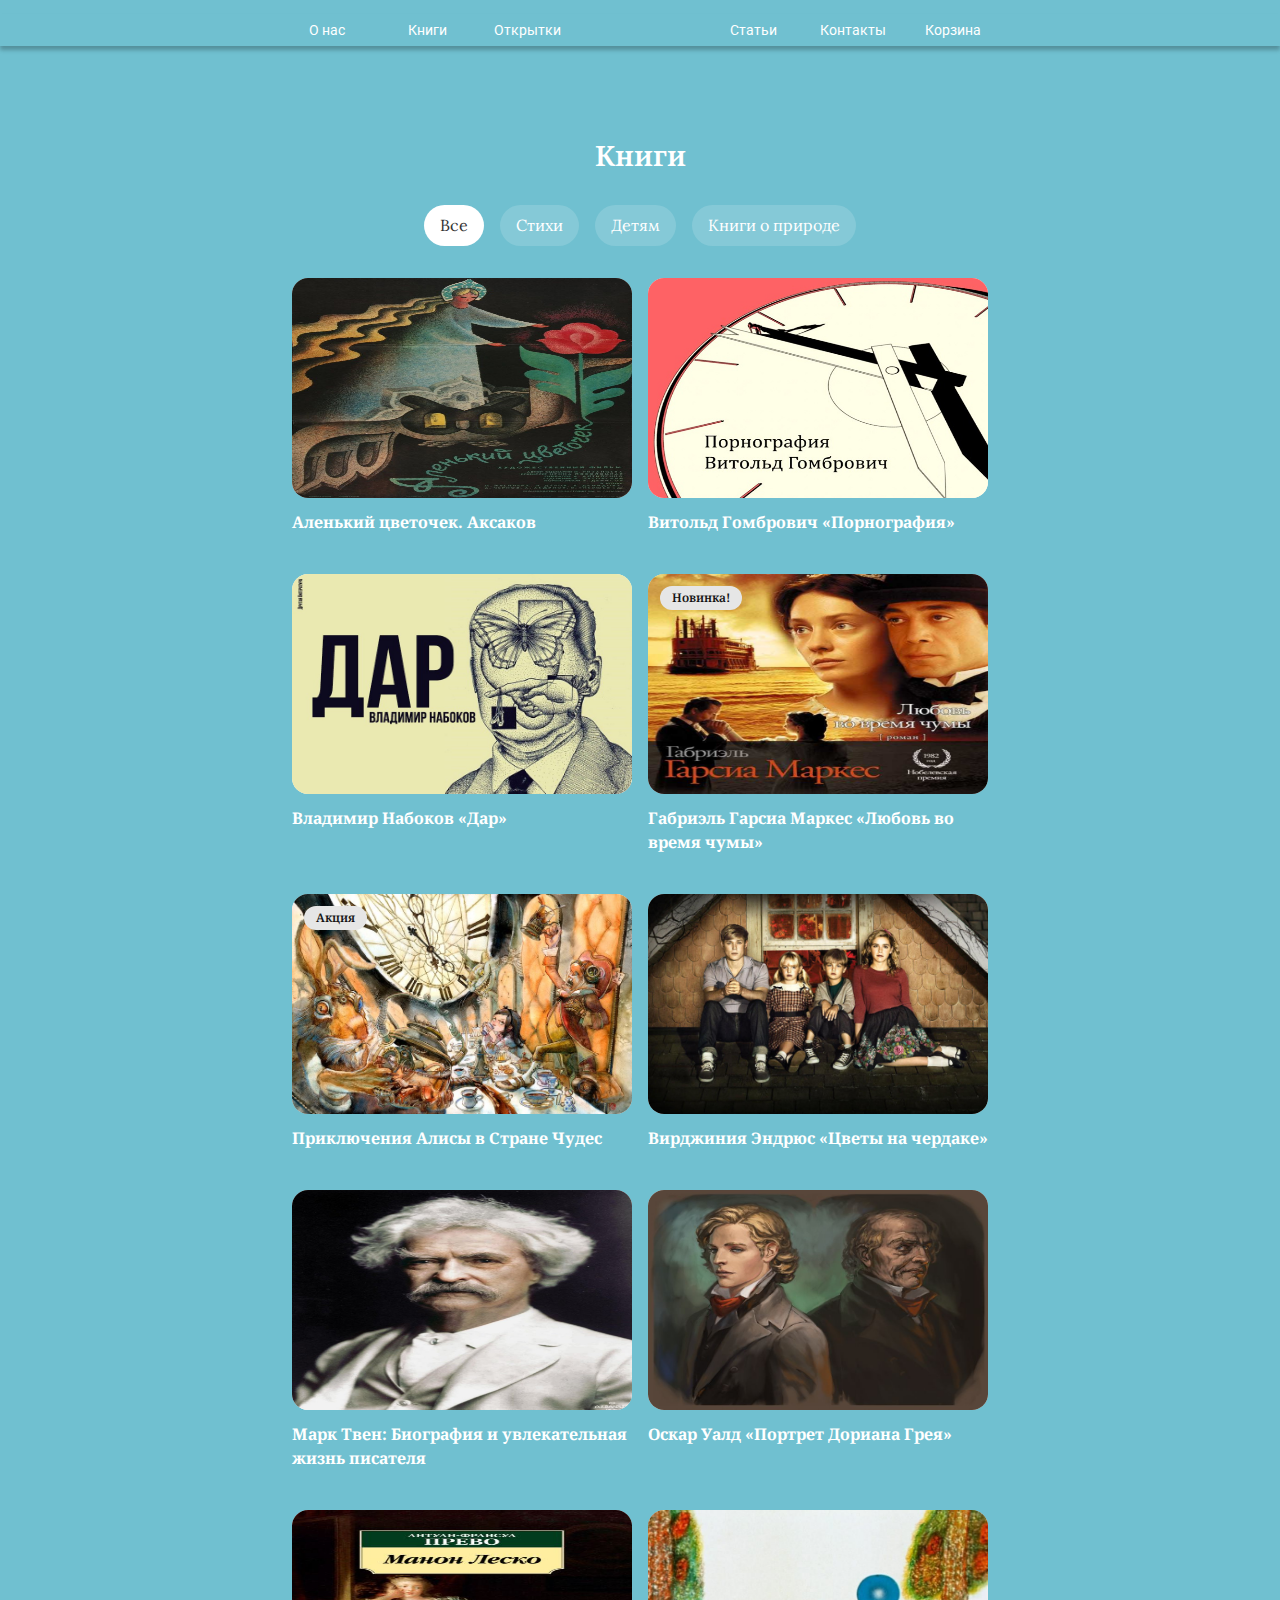
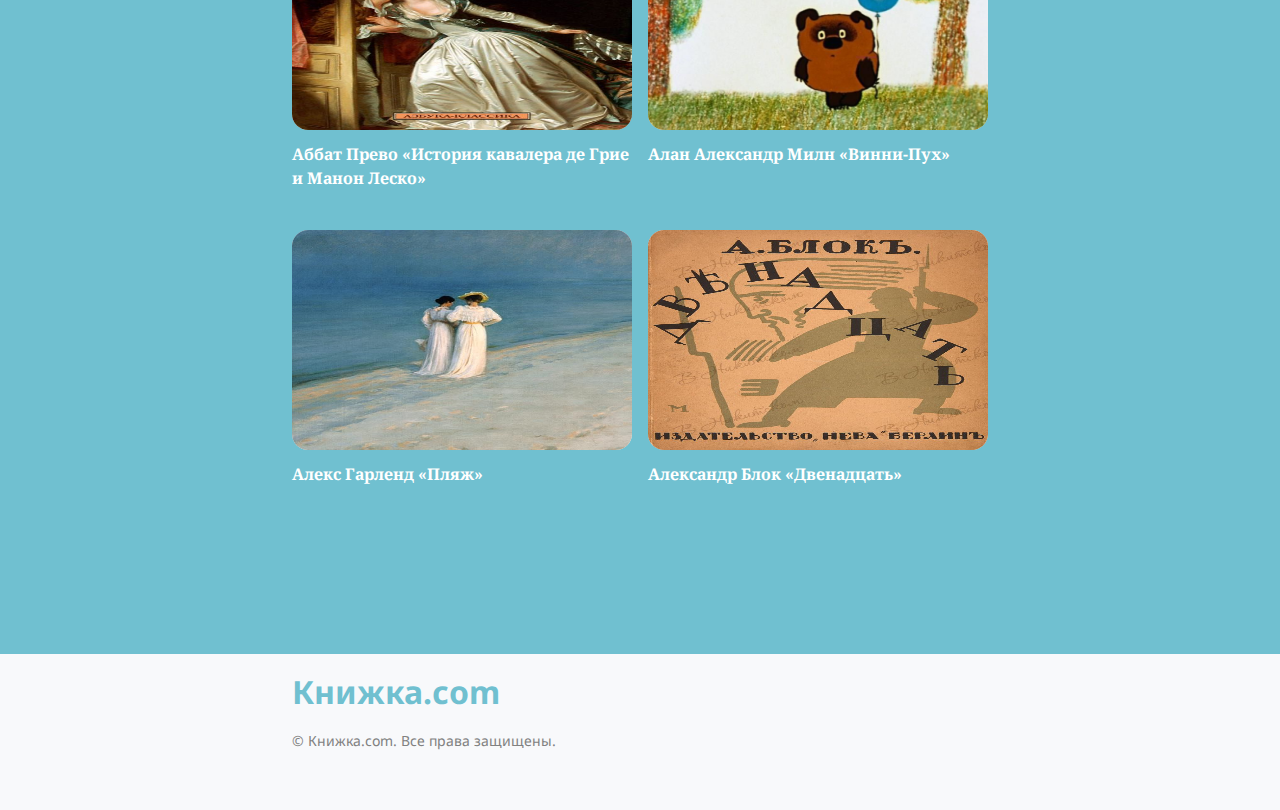
<file: index.html>
<!DOCTYPE html>
<html lang="en">

<head>
  <meta charset="UTF-8">
  <meta name="viewport" content="width=device-width, initial-scale=1.0">
  <title>Книжка.com</title>
  <link rel="stylesheet" href="css/swiper-bundle.min.css">
  <link rel="stylesheet" href="css/style.min.css">
</head>

<body>
  <div class="wrapper">
    <header class="header">



      <div class="header-center">

      </div>
      <div class="header__center">
        <div class="header__center-conteiner">
          <div class="header__center-nav">
            <ul class="nav-list">
              <li class="nav-list__item"><a href="about.html" class="nav-list__link">О нас</a></li>
              <li class="nav-list__item"><a href="index.html" class="nav-list__link">Книги</a></li>
              <li class="nav-list__item"><a href="postcards.html" class="nav-list__link">Открытки</a></li>
            </ul>
          </div>
          <div class="header__center-nav">
            <ul class="nav-list">
              <li class="nav-list__item"><a href="articles.html" class="nav-list__link">Статьи</a></li>
              <li class="nav-list__item"><a href="contacts.html" class="nav-list__link">Контакты</a></li>
              <li class="nav-list__item"><a href="cart.html" class="nav-list__link">Корзина</a></li>


            </ul>
          </div>
        </div>
      </div>
      <div class="container">
        <div class="header__mob mobile">
          <div class="header__logo">
            <img src="images/mobile/logo.png" alt="">
            <span>Книжка.com</span>
          </div>
          <div class="menu__btn">
            <span></span>
            <span></span>
            <span></span>
            <div class="clse-menu">
              <svg xmlns="http://www.w3.org/2000/svg" width="24" height="24" viewBox="0 0 24 24" fill="none">
                <path
                  d="M6.4 19L5 17.6L10.6 12L5 6.4L6.4 5L12 10.6L17.6 5L19 6.4L13.4 12L19 17.6L17.6 19L12 13.4L6.4 19Z"
                  fill="black" />
              </svg>
            </div>
          </div>
          <div class="menu__list">
            <div class="menu__list-inner">
              <img src="images/top-img.png" alt="" class="menu__img">
              <ul class="nav__list">
                <li class="nav__list-item"><a href="about.html" class="nav__link">О нас</a></li>
                <li class="nav__list-item"><a href="index.html" class="nav__link">Книги</a></li>
                <li class="nav__list-item"><a href="postcards.html" class="nav__link">Открытки</a></li>
                <li class="nav__list-item"><a href="articles.html" class="nav__link">Статьи </a></li>
                <li class="nav__list-item"><a href="contacts.html" class="nav__link">Контакты</a></li>
                <li class="nav__list-item"><a href="cart.html" class="nav__link">Корзина</a></li>

              </ul>
              <div class="header__mob-bottom">
                <div class="header__mob-title">Книжка.com</div>
                <div class="header__socials socials">
                </div>
              </div>
            </div>
          </div>
        </div>
      </div>
    </header>
    <main class="main">
      <section class="books">
        <div class="container-content">
          <h4 class="books__title title first">Книги</h4>
          <p class="books__subtitle subtitle">

          </p>

        </div>
        <div class="container">
          <div class="books__tabs tabs-block">
            <div class="tabs__buttons">
              <button class="tab-btn active" data-tab="#tab-1">Все</button>
              <button class="tab-btn" data-tab="#tab-2">Стихи</button>
              <button class="tab-btn" data-tab="#tab-3">Детям</button>
              <!-- <button class="tab-btn" data-tab="#tab-4"></button> -->
              <button class="tab-btn" data-tab="#tab-4">Книги о природе</button>
            </div>
            <div class="tabs__body">
              <div class="tab__item active" id="tab-1">
                <div class="article__box">
                  <a href="books-item.html" class="article">
                    <div class="article__img">
                      <img src="images/content/Аленький цветочек, 1978.jpg" alt="">
                    </div>
                    <h6 class="article__title">
                      Аленький цветочек.
                      Аксаков
                    </h6>
                  </a>
                  <a href="books-item.html" class="article">
                    <div class="article__img">
                      <img src="images/content/порнография.jpg" alt="">
                    </div>
                    <h6 class="article__title">
						Витольд Гомбрович «Порнография»
                    </h6>

                  </a>

                  <a href="books-item.html" class="article">
                    <div class="article__img">
                      <img src="images/content/Дар.jpg" alt="">
                    </div>
                    <h6 class="article__title">
						Владимир Набоков «Дар»
                    </h6>
                  </a>
                  <a href="books-item.html" class="article">
                    <div class="article__img">
                      <img src="images/content/любовь.jpg" alt="">
                    </div>
                    <h6 class="article__title">
						Габриэль Гарсиа Маркес «Любовь во время чумы»
                    </h6>
                    <div class="article__label"><span>Новинка!</span></div>
                  </a>
                  <a href="books-item.html" class="article mob-none">
                    <div class="article__img">
                      <img src="images/content/397db8c6-ccc0-4f5a-98c4-35f9e25930ee.jpg" alt="">
                    </div>
                    <h6 class="article__title">
						Приключения Алисы в Стране Чудес
                    </h6>
                    <div class="article__label"><span>Акция</span></div>
                  </a>
                  <a href="books-item.html" class="article mob-none">
                    <div class="article__img">
                      <img src="images/content/цветы.jpg" alt="">
                    </div>
                    <h6 class="article__title">
						Вирджиния Эндрюс «Цветы на чердаке»
                    </h6>
                  </a>
                  <a href="books-item.html" class="article mob-none">
                    <div class="article__img">
                      <img src="images/content/Марк.jpg" alt="">
                    </div>
                    <h6 class="article__title">
                      Марк Твен: Биография и увлекательная жизнь писателя
                    </h6>

                  </a>
                  <a href="books-item.html" class="article mob-none">
                    <div class="article__img">
                      <img src="images/content/Портрет Дориана.jpg" alt="">
                    </div>
                    <h6 class="article__title">
						Оскар Уалд «Портрет Дориана Грея»
                    </h6>

                  </a>
                  <a href="books-item.html" class="article mob-none">
                    <div class="article__img">
                      <img src="images/content/История кавалера де Грие и Манон Леско.jpg" alt="">
                    </div>
                    <h6 class="article__title">
						Аббат Прево «История кавалера де Грие и Манон Леско»
                    </h6>
                  </a>
                  <a href="books-item.html" class="article mob-none">
                    <div class="article__img">
                      <img src="images/content/Винни.jpg" alt="">
                    </div>
                    <h6 class="article__title">
						Алан Александр Милн «Винни-Пух»
                   </h6>
                  </a>
                  <a href="books-item.html" class="article mob-none">
                    <div class="article__img">
                      <img src="images/content/пляж.jpg" alt="">
                    </div>
                    <h6 class="article__title">
						Алекс Гарленд «Пляж»
                    </h6>

                  </a>
                  <a href="books-item.html" class="article mob-none">
                    <div class="article__img">
                      <img src="images/content/Aleksandr Blok, “Os Doze”.jpg" alt="">
                    </div>
                    <h6 class="article__title">
						Александр Блок «Двенадцать»
                    </h6>
                  </a>
                </div>

              </div>
              <div class="tab__item" id="tab-3">
                <div class="article__box">
                  <a href="books-item.html" class="article">
                    <div class="article__img">
                      <img
                        src="images/content/лошадь.jpg"
                        alt="">
                    </div>
                    <h6 class="article__title">
						Вадим Левин. Глупая лошадь (1969)
                    </h6>
                  </a>
                  <a href="books-item.html" class="article">
                    <div class="article__img">
                      <img
                        src="images/content/краски.jpg"
                        alt="">
                    </div>
                    <h6 class="article__title">
						Владимир Сутеев. Сказки (1952–1985)                    </h6>
                  </a>

                  <a href="books-item.html" class="article">
                    <div class="article__img">
                      <img
                        src="images/content/кортик.jpg"
                        alt="">
                    </div>
                    <h6 class="article__title">
						Анатолий Рыбаков. Кортик (1948)
                    </h6>
                  </a>
                  <a href="books-item.html" class="article">
                    <div class="article__img">
                      <img
                        src="images/content/динго.jpg"
                        alt="">
                    </div>
                    <h6 class="article__title">
						Рувим Фраерман. Дикая собака динго (1938)
                    </h6>
                    <div class="article__label"><span>Новинка!</span></div>
                  </a>
                  <a href="books-item.html" class="article mob-none">
                    <div class="article__img">
                      <img
                        src="images/content/сказки.jpg"
                        alt="">
                    </div>
                    <h6 class="article__title">
						Борис Шергин. Сказки (1924–1971)
                    </h6>
                    <div class="article__label"><span>Акция</span></div>
                  </a>
                  <a href="books-item.html" class="article mob-none">
                    <div class="article__img">
                      <img
                        src="images/content/кыш.jpg"
                        alt="">
                    </div>
                    <h6 class="article__title">
						Юз Алешковский. Кыш, Двапортфеля и целая неделя (1970)
                    </h6>
                  </a>
                  <a href="books-item.html" class="article mob-none">
                    <div class="article__img">
                      <img
                        src="images/content/МСШ.jpg"
                        alt="">
                    </div>
                    <h6 class="article__title">
						Владислав Крапивин. Мальчик со шпагой (1972–1974)
                    </h6>

                  </a>
                  <a href="books-item.html" class="article mob-none">
                    <div class="article__img">
                      <img
                        src="images/content/чяв.jpg"
                        alt="">
                    </div>
                    <h6 class="article__title">
						Борис Житков. Что я видел (1939)
                    </h6>

                  </a>
                  <a href="books-item.html" class="article mob-none">
                    <div class="article__img">
                      <img
                        src="images/content/приключ.jpg"
                        alt="">
                    </div>
                    <h6 class="article__title">
						Ян Ларри. Необыкновенные приключения Карика и Вали (1937)
                    </h6>
                  </a>
                  <a href="books-item.html" class="article mob-none">
                    <div class="article__img">
                      <img
                        src="images/content/mikki.jpg"
                        alt="">
                    </div>
                    <h6 class="article__title">
						Саша Чёрный. Дневник фокса Микки (1927)
                    </h6>
                  </a>
                  <a href="books-item.html" class="article mob-none">
                    <div class="article__img">
                      <img
                        src="images/content/басни.jpg"
                        alt="">
                    </div>
                    <h6 class="article__title">
						Иван Крылов. Басни (1804–1834)
                    </h6>

                  </a>
                  <a href="books-item.html" class="article mob-none">
                    <div class="article__img">
                      <img
                        src="images/content/леля.jpg"
                        alt="">
                    </div>
                    <h6 class="article__title">
						Михаил Зощенко. Рассказы о Лёле и Миньке (1938–1940)
                    </h6>
                  </a>
                </div>

              </div>
              <div class="tab__item" id="tab-2">
                <div class="article__box">
                  <a href="books-item.html" class="article">
                    <div class="article__img">
                      <img src="images/content/серые глаза.jpg" alt="">
                    </div>
                    <h6 class="article__title">
						Редьярд Киплинг «Серые глаза — рассвет...»
                    </h6>
                  </a>
                  <a href="books-item.html" class="article">
                    <div class="article__img">
                      <img src="images/content/петра.jpg" alt="">
                    </div>
                    <h6 class="article__title">
						Александр Пушкин «Люблю тебя, Петра творенье...»                    </h6>
                    </h6>

                  </a>

                  <a href="books-item.html" class="article">
                    <div class="article__img">
                      <img src="images/content/письмо.jpg" alt="">
                    </div>
                    <h6 class="article__title">
						Александр Пушкин «Письмо Онегина к Татьяне»
                    </h6>
                  </a>
                  <a href="books-item.html" class="article">
                    <div class="article__img">
                      <img src="images/content/Стихотворен.jpg" alt="">
                    </div>
                    <h6 class="article__title">
						Редьярд Киплинг «Заповедь»
                    </h6>
                    <div class="article__label"><span>Новинка!</span></div>
                  </a>
                  <a href="books-item.html" class="article mob-none">
                    <div class="article__img">
                      <img src="images/content/эмаль.jpg" alt="">
                    </div>
                    <h6 class="article__title">
						Борис Рыжий «Эмалированное судно...»
                    </h6>
                    <div class="article__label"><span>Акция</span></div>
                  </a>
                  <a href="books-item.html" class="article mob-none">
                    <div class="article__img">
                      <img src="images/content/птицы.jpg" alt="">
                    </div>
                    <h6 class="article__title">
						Булат Окуджава «Здесь птицы не поют...»                    </h6>
                  </a>
                  <a href="books-item.html" class="article mob-none">
                    <div class="article__img">
                      <img src="images/content/лиличка.jpg" alt="">
                    </div>
                    <h6 class="article__title">
						Владимир Маяковский «Лиличка!»                    </h6>
                  </a>
                  <a href="books-item.html" class="article mob-none">
                    <div class="article__img">
                      <img src="images/content/насамомделе.jpg" alt="">
                    </div>
                    <h6 class="article__title">
						Дмитрий Быков «На самом деле мне нравилась только ты, мой идеал и моё мерило...»                    </h6>
                  </a>
                  <a href="books-item.html" class="article mob-none">
                    <div class="article__img">
                      <img src="images/content/когда.jpg" alt="">
                    </div>
                    <h6 class="article__title">
						Эдуард Асадов «Когда мне встречается в людях дурное...»                    </h6>
                  </a>
                  <a href="books-item.html" class="article mob-none">
                    <div class="article__img">
                      <img src="images/content/укр.jpg" alt="">
                    </div>
                    <h6 class="article__title">
						Александр Пушкин «Тиха украинская ночь...»                    </h6>
                  </a>
                  <a href="books-item.html" class="article mob-none">
                    <div class="article__img">
                      <img src="images/content/если.jpg" alt="">
                    </div>
                    <h6 class="article__title">
						Редьярд Киплинг «Если...»                    </h6>
                  </a>
                  <a href="" class="article mob-none">
                    <div class="article__img">
                      <img src="images/content/осёл.jpg" alt="">
                    </div>
                    <h6 class="article__title">
						Саша Чёрный «Ослу образованье дали...»
                    </h6>
                  </a>
                </div>

              </div>
              <div class="tab__item" id="tab-4">
                <div class="article__box">
                  <a href="books-item.html" class="article">
                    <div class="article__img">
                      <img src="images/content/new.webp" alt="">
                    </div>
                    <h6 class="article__title">
						Перегруженный ковчег. Джеральд Даррелл
                    </h6>
                  </a>
                  <a href="books-item.html" class="article">
                    <div class="article__img">
                      <img src="images/content/new.webp" alt="">
                    </div>
                    <h6 class="article__title">
						Лисичкин хлеб (сборник). Михаил Пришвин                    </h6>
                  </a>

                  <a href="books-item.html" class="article">
                    <div class="article__img">
                      <img src="images/content/new.webp" alt="">
                    </div>
                    <h6 class="article__title">
						Лесная газета. Сказки и рассказы (сборник). Виталий Бианки
                    </h6>
                  </a>
                  <a href="books-item.html" class="article">
                    <div class="article__img">
                      <img src="images/content/new.webp" alt="">
                    </div>
                    <h6 class="article__title">
						Белый пудель (сборник). Александр Куприн
                    </h6>
                    <div class="article__label"><span>Новинка!</span></div>
                  </a>
                  <a href="books-item.html" class="article mob-none">
                    <div class="article__img">
                      <img src="images/content/new.webp" alt="">
                    </div>
                    <h6 class="article__title">
						Детям. Рассказы о животных. Джеймс Хэрриот
                    </h6>
                    <div class="article__label"><span>Акция</span></div>
                  </a>
                  <a href="books-item.html" class="article mob-none">
                    <div class="article__img">
                      <img src="images/content/new.webp" alt="">
                    </div>
                    <h6 class="article__title">
						Пейзаж. Ярослав Гавриленко
                    </h6>
                  </a>
                  <a href="books-item.html" class="article mob-none">
                    <div class="article__img">
                      <img src="images/content/new.webp" alt="">
                    </div>
                    <h6 class="article__title">
						Записки охотника. Муму. Ася. Первая любовь. Иван Тургенев
                    </h6>

                  </a>
                  <a href="books-item.html" class="article mob-none">
                    <div class="article__img">
                      <img src="images/content/new.webp" alt="">
                    </div>
                    <h6 class="article__title">
						Где живёт единорог? или Зоологические истории. Виталий Танасийчук
                    </h6>

                  </a>
                  <a href="books-item.html" class="article mob-none">
                    <div class="article__img">
                      <img src="images/content/new.webp" alt="">
                    </div>
                    <h6 class="article__title">
						Книга Джунглей (сборник). Редьярд Киплинг
                    </h6>
                  </a>
                  <a href="books-item.html" class="article mob-none">
                    <div class="article__img">
                      <img src="images/content/new.webp" alt="">
                    </div>
                    <h6 class="article__title">
						Лесси. Эрик Найт
                    </h6>
                  </a>
                  <a href="books-item.html" class="article mob-none">
                    <div class="article__img">
                      <img src="images/content/new.webp" alt="">
                    </div>
                    <h6 class="article__title">
						В морях и океанах. Сергей Афонькин
                    </h6>

                  </a>
                  <a href="books-item.html" class="article mob-none">
                    <div class="article__img">
                      <img src="images/content/new.webp" alt="">
                    </div>
                    <h6 class="article__title">
						Саджо и ее бобры. Серая Сова
                    </h6>
                  </a>
                </div>

              </div>

            </div>
          </div>
        </div>
      </section>
    </main>
    <footer class="footer">
      <div class="container">
        <div class="footer__inner">
          <div class="footer__title heading">Книжка.com</div>

          <p class="footer__copyright">&copy;&nbsp;Книжка.com. Все права защищены.</p>

        </div>
      </div>
    </footer>
  </div>
  <script src="js/swiper-bundle.min.js"></script>
  <script src="js/main.min.js"></script>
</body>

</html>
</file>
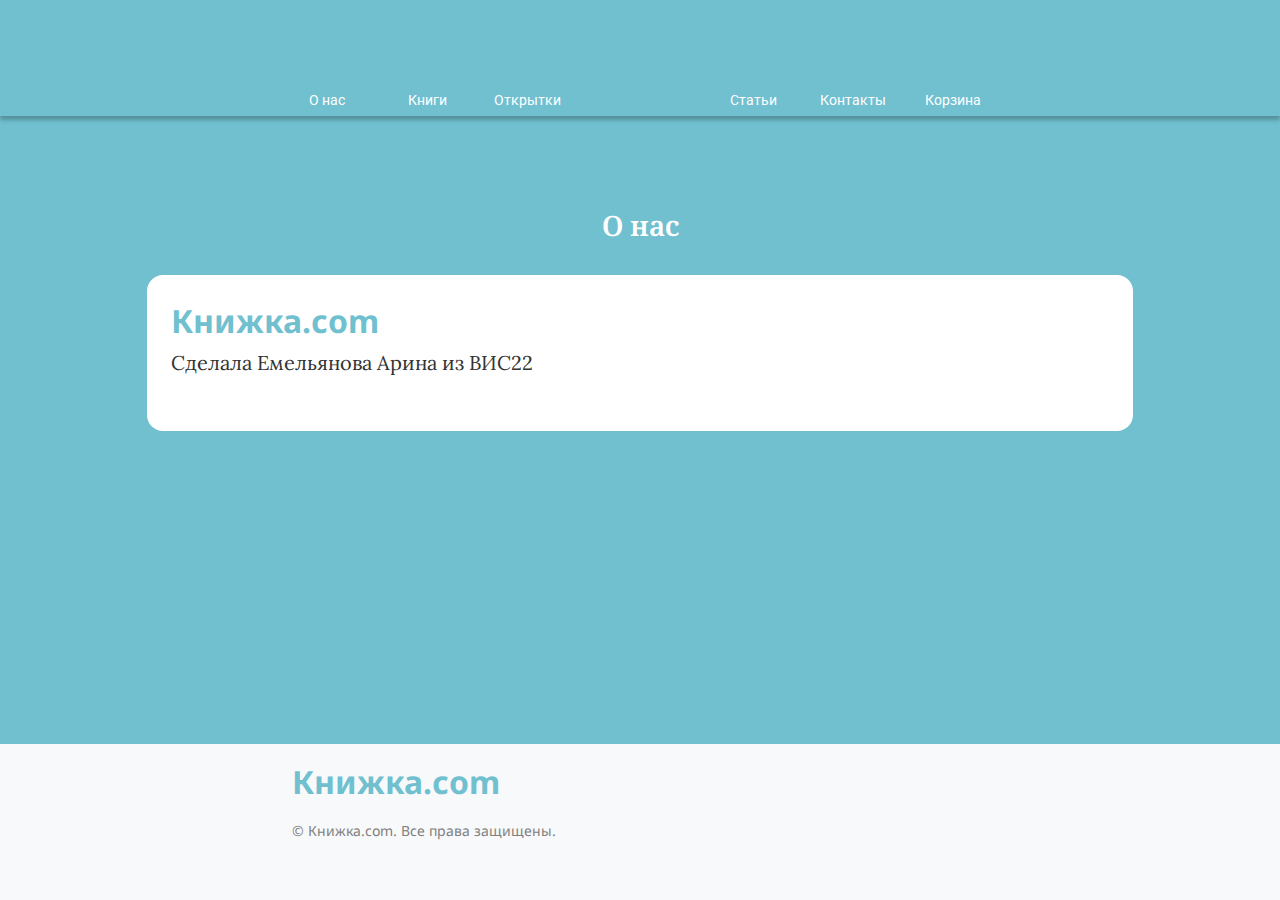
<file: about.html>
<!DOCTYPE html>
<html lang="en">

<head>
  <meta charset="UTF-8">
  <meta name="viewport" content="width=device-width, initial-scale=1.0">
  <title>Книжка.com</title>
  <link rel="stylesheet" href="css/swiper-bundle.min.css">
  <link rel="stylesheet" href="css/style.min.css">
</head>

<body>
  <div class="wrapper">
    <header class="header">

      <div class="header__top">


      </div>
      <div class="header-center">
      </div>
      <div class="header__center">
        <div class="header__center-conteiner">
          <div class="header__center-nav">
            <ul class="nav-list">
              <li class="nav-list__item"><a href="about.html" class="nav-list__link">О нас</a></li>
              <li class="nav-list__item"><a href="index.html" class="nav-list__link">Книги</a></li>
              <li class="nav-list__item"><a href="postcards.html" class="nav-list__link">Открытки</a></li>
            </ul>
          </div>
          <div class="header__center-nav">
            <ul class="nav-list">
              <li class="nav-list__item"><a href="articles.html" class="nav-list__link">Статьи</a></li>
              <li class="nav-list__item"><a href="contacts.html" class="nav-list__link">Контакты</a></li>
              <li class="nav-list__item"><a href="cart.html" class="nav-list__link">Корзина</a></li>

            </ul>
          </div>
        </div>
      </div>
      <div class="container">
        <div class="header__mob mobile">
          <div class="header__logo">
            <img src="images/mobile/logo.png" alt="">
            <span>Книжка.com</span>
          </div>
          <div class="menu__btn">
            <span></span>
            <span></span>
            <span></span>
            <div class="clse-menu">
              <svg xmlns="http://www.w3.org/2000/svg" width="24" height="24" viewBox="0 0 24 24" fill="none">
                <path
                  d="M6.4 19L5 17.6L10.6 12L5 6.4L6.4 5L12 10.6L17.6 5L19 6.4L13.4 12L19 17.6L17.6 19L12 13.4L6.4 19Z"
                  fill="black" />
              </svg>
            </div>
          </div>
          <div class="menu__list">
            <div class="menu__list-inner">
              <img src="images/top-img.png" alt="" class="menu__img">
              <ul class="nav__list">
                <li class="nav__list-item"><a href="about.html" class="nav__link">О нас</a></li>
                <li class="nav__list-item"><a href="index.html" class="nav__link">Книги</a></li>
                <li class="nav__list-item"><a href="postcards.html" class="nav__link">Открытки</a></li>
                <li class="nav__list-item"><a href="articles.html" class="nav__link">Статьи </a></li>
                <li class="nav__list-item"><a href="contacts.html" class="nav__link">Контакты</a></li>
                <li class="nav__list-item"><a href="cart.html" class="nav__link">Корзина</a></li>

              </ul>
              <div class="header__mob-bottom">
                <div class="header__mob-title">Книжка.com</div>
                <div class="header__socials socials">
                </div>
              </div>
            </div>
          </div>
        </div>
      </div>
    </header>
    <main class="main">
      <section class="about">
        <div class="container-content">
          <h4 class="about__title title first">О нас</h4>
          <p class="about__subtitle subtitle"></p>
          <div class="about__body block">
            <h6 class="about__heading heading">Книжка.com</h6>
            <div class="about__text">
              <p>
                Сделала Емельянова Арина из ВИС22
              </p>
            </div>

          </div>
        </div>
      </section>

    </main>
    <footer class="footer">
      <div class="container">
        <div class="footer__inner">
          <div class="footer__title heading">Книжка.com</div>

          <p class="footer__copyright">&copy;&nbsp;Книжка.com. Все права защищены.</p>

        </div>
      </div>
    </footer>
  </div>
  <script src="js/swiper-bundle.min.js"></script>
  <script src="js/main.min.js"></script>
</body>

</html>
</file>
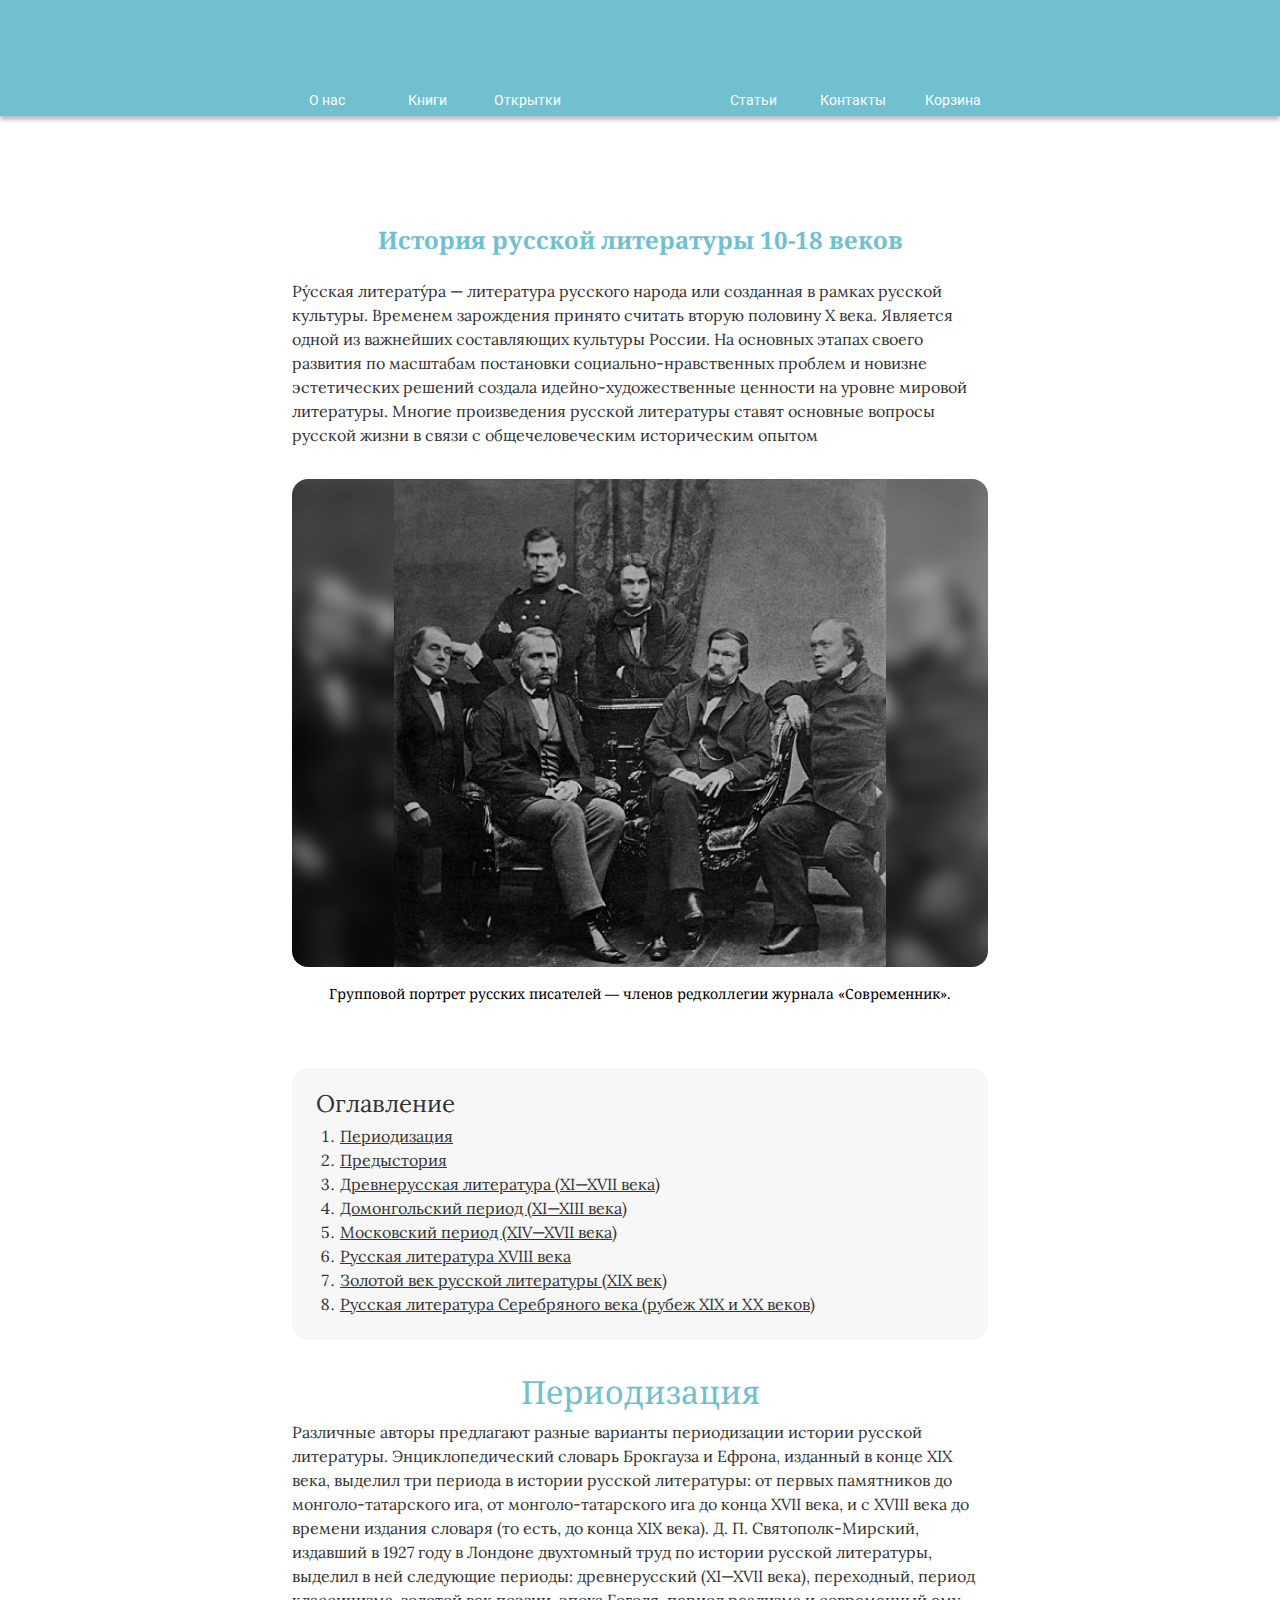
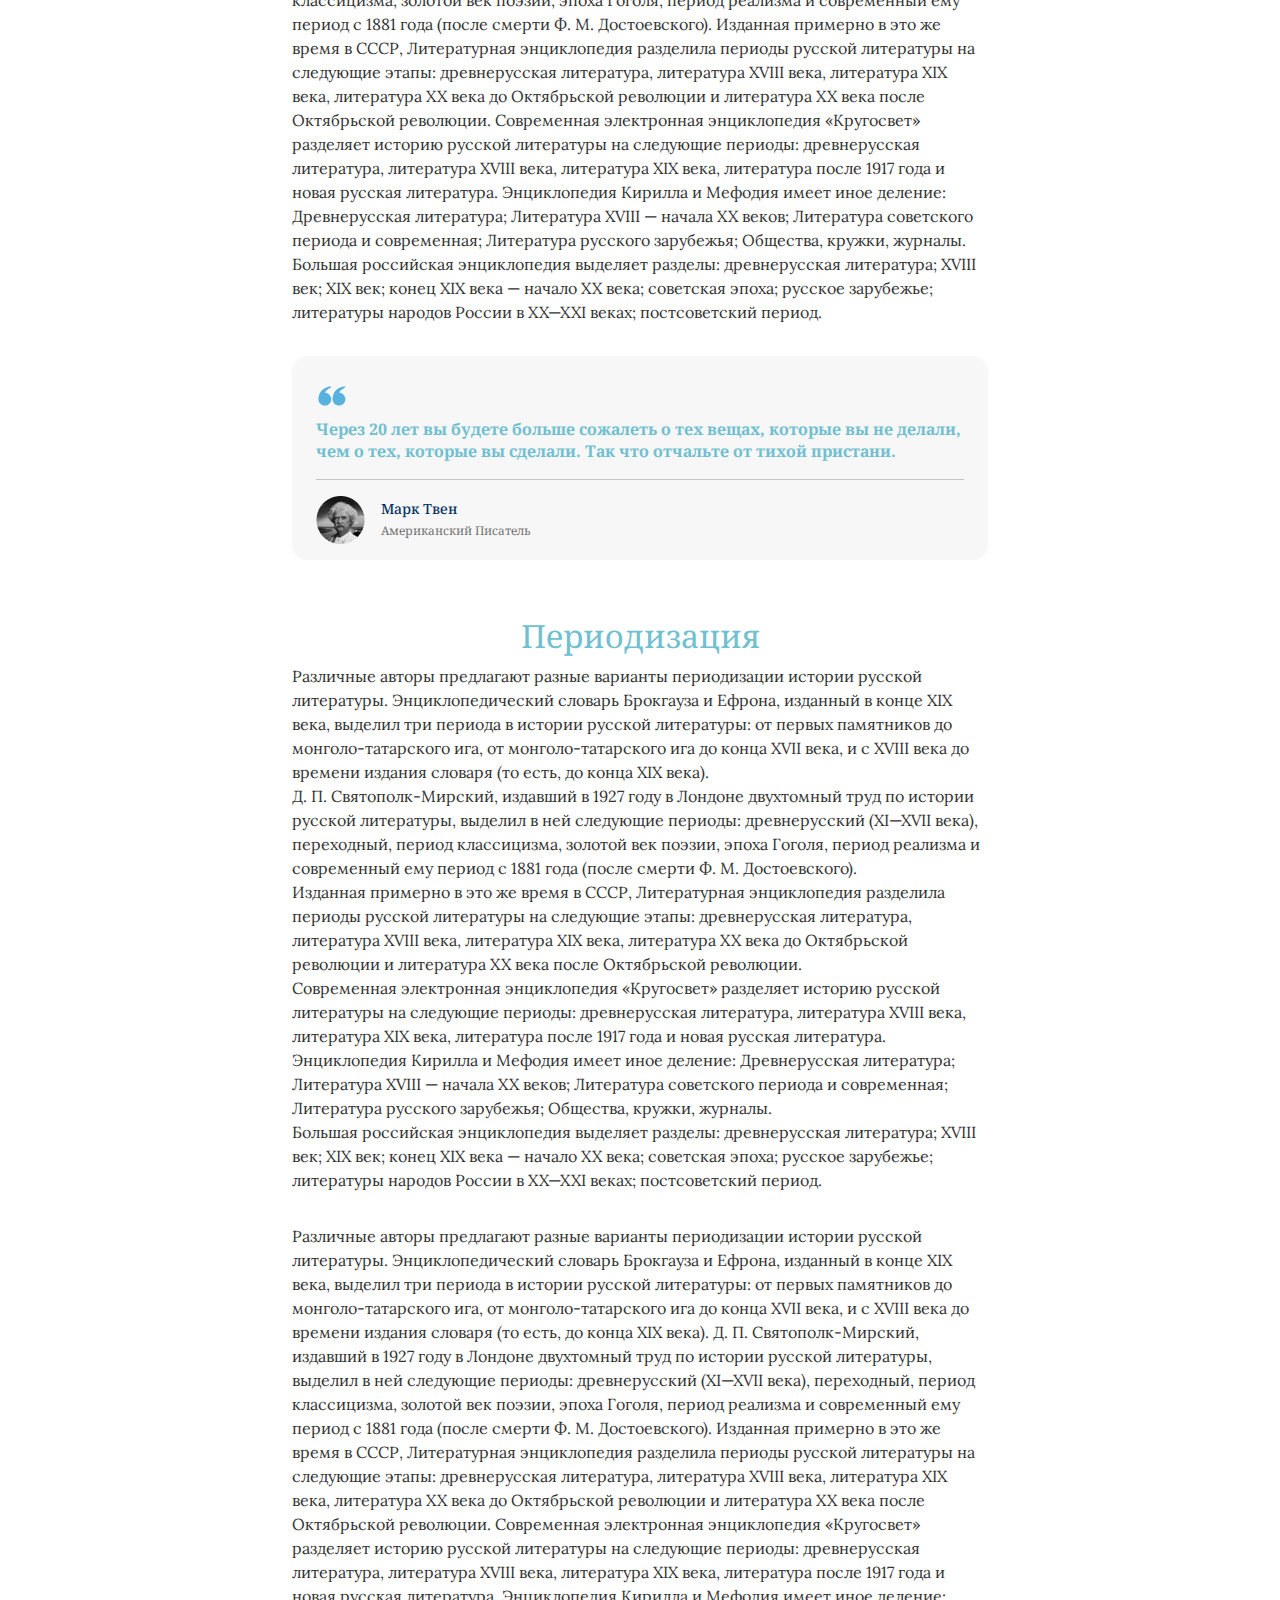
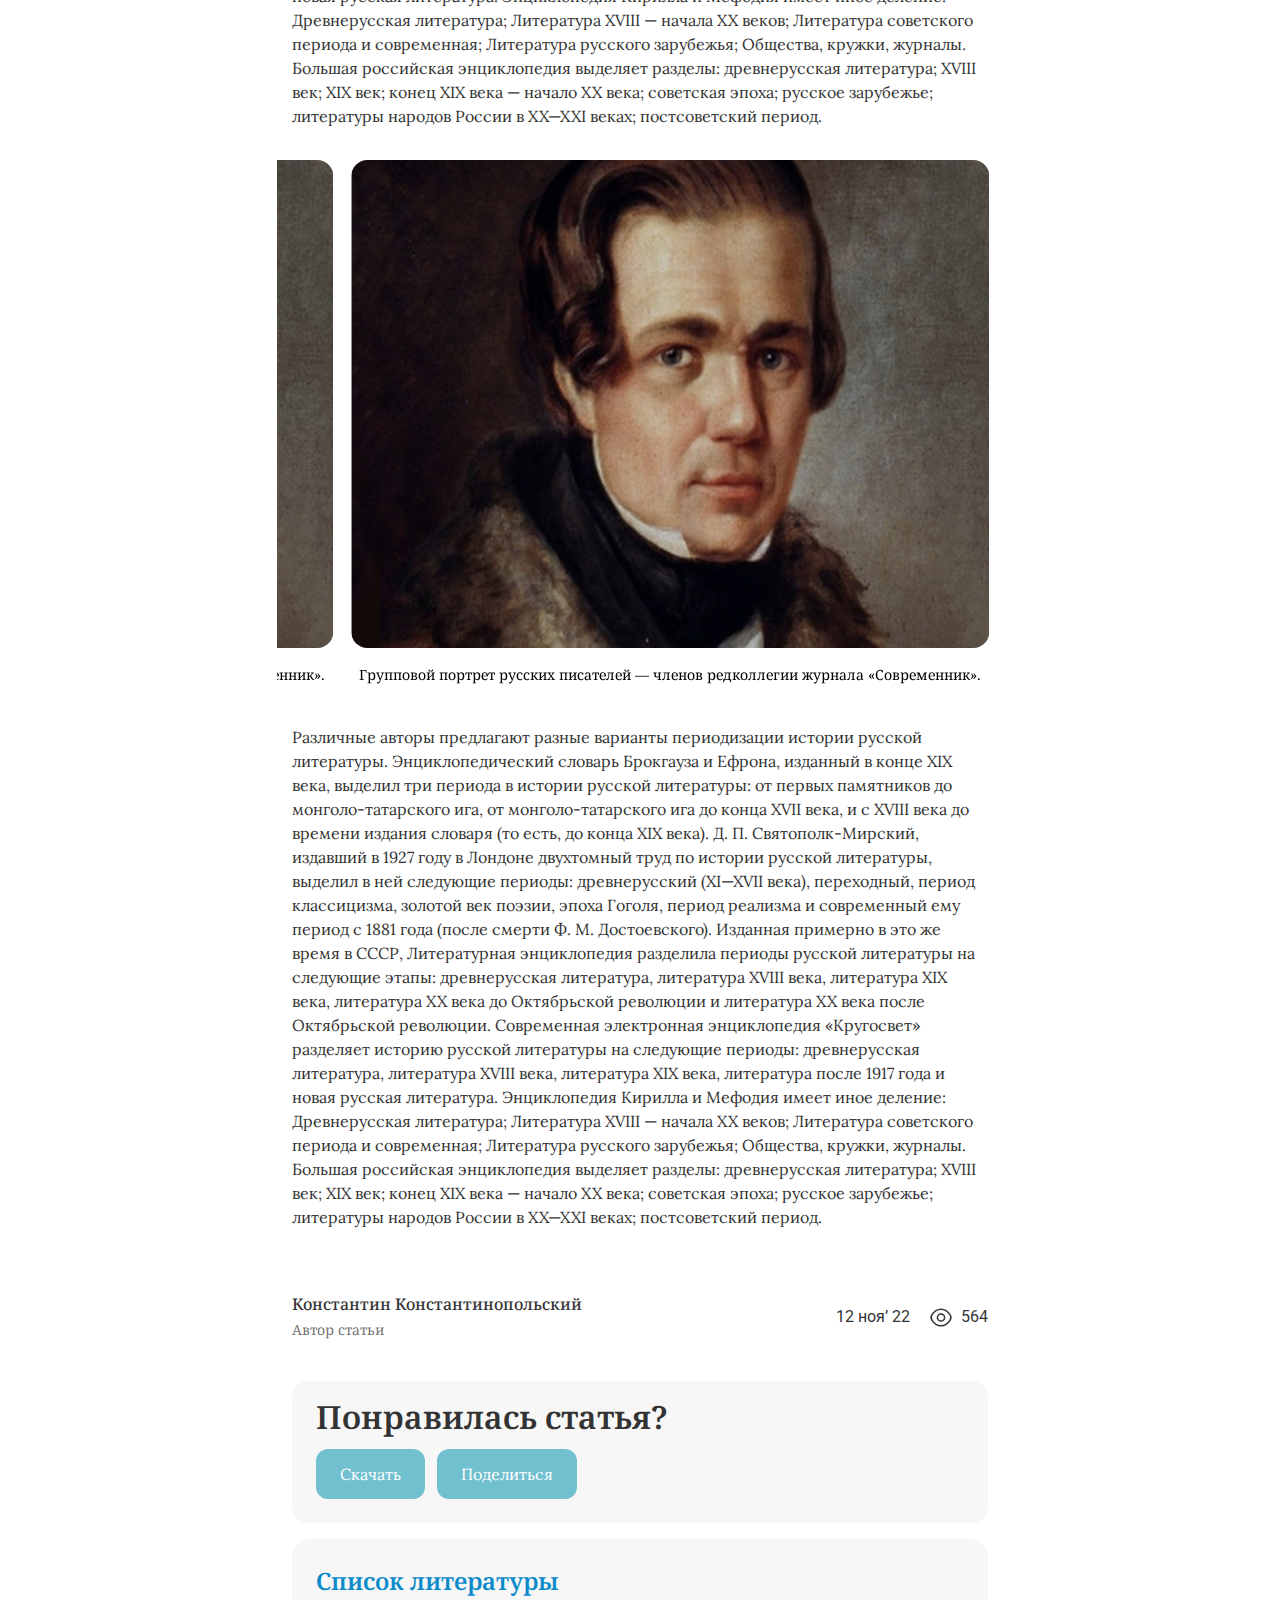
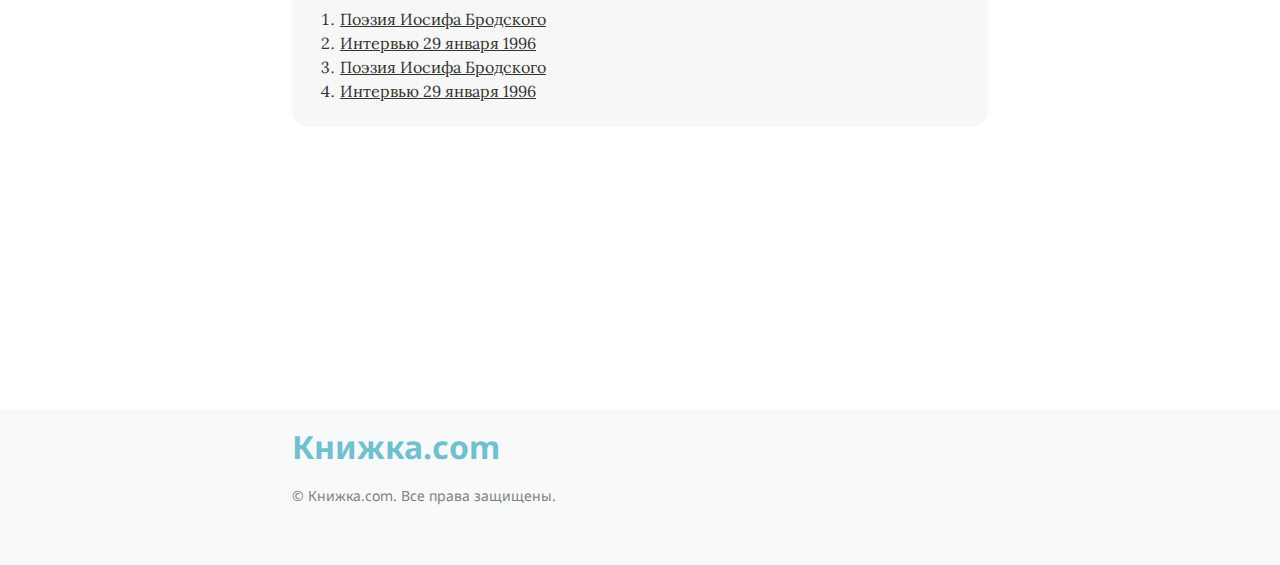
<file: article.html>
<!DOCTYPE html>
<html lang="en">

<head>
  <meta charset="UTF-8">
  <meta name="viewport" content="width=device-width, initial-scale=1.0">
  <title>Книжка.com</title>
  <link rel="stylesheet" href="css/swiper-bundle.min.css">
  <link rel="stylesheet" href="css/style.min.css">
</head>

<body>
  <div class="wrapper">
    <header class="header white">


      <div class="header__top">


      </div>
      <div class="header-center">

      </div>
      <div class="header__center">
        <div class="header__center-conteiner">
          <div class="header__center-nav">
            <ul class="nav-list">
              <li class="nav-list__item"><a href="about.html" class="nav-list__link">О нас</a></li>
              <li class="nav-list__item"><a href="index.html" class="nav-list__link">Книги</a></li>
              <li class="nav-list__item"><a href="postcards.html" class="nav-list__link">Открытки</a></li>
            </ul>
          </div>
          <div class="header__center-nav">
            <ul class="nav-list">
              <li class="nav-list__item"><a href="articles.html" class="nav-list__link">Статьи</a></li>
              <li class="nav-list__item"><a href="contacts.html" class="nav-list__link">Контакты</a></li>
              <li class="nav-list__item"><a href="cart.html" class="nav-list__link">Корзина</a></li>

            </ul>
          </div>
        </div>
      </div>
      <div class="container">
        <div class="header__mob mobile">
          <div class="header__logo">
            <img src="images/mobile/logo.png" alt="">
            <span>Книжка.com</span>
          </div>
          <div class="menu__btn">
            <span></span>
            <span></span>
            <span></span>
            <div class="clse-menu">
              <svg xmlns="http://www.w3.org/2000/svg" width="24" height="24" viewBox="0 0 24 24" fill="none">
                <path
                  d="M6.4 19L5 17.6L10.6 12L5 6.4L6.4 5L12 10.6L17.6 5L19 6.4L13.4 12L19 17.6L17.6 19L12 13.4L6.4 19Z"
                  fill="black" />
              </svg>
            </div>
          </div>
          <div class="menu__list">
            <div class="menu__list-inner">
              <img src="images/top-img.png" alt="" class="menu__img">
              <ul class="nav__list">
                <li class="nav__list-item"><a href="about.html" class="nav__link">О нас</a></li>
                <li class="nav__list-item"><a href="index.html" class="nav__link">Книги</a></li>
                <li class="nav__list-item"><a href="postcards.html" class="nav__link">Открытки</a></li>
                <li class="nav__list-item"><a href="articles.html" class="nav__link">Статьи </a></li>
                <li class="nav__list-item"><a href="contacts.html" class="nav__link">Контакты</a></li>
                <li class="nav__list-item"><a href="cart.html" class="nav__link">Корзина</a></li>

              </ul>
              <div class="header__mob-bottom">
                <div class="header__mob-title">Книжка.com</div>
                <div class="header__socials socials">
                </div>
              </div>
            </div>
          </div>
        </div>
      </div>
    </header>
    <main class="main">
      <section class="article__body">
        <h4 class="article__body-title">
          История русской литературы 10-18 веков
        </h4>
        <div class="container-fluid">
          <div class="article__body-item item-article">
            <p class="item-article__text">
              Ру́сская литерату́ра — литература русского народа или созданная в рамках русской культуры.
              Временем зарождения принято считать вторую половину X века. Является одной из важнейших составляющих
              культуры России.
              На основных этапах своего развития по масштабам постановки социально-нравственных проблем и новизне
              эстетических решений создала идейно-художественные ценности на уровне мировой литературы. Многие
              произведения русской литературы ставят основные вопросы русской жизни в связи с общечеловеческим
              историческим опытом
            </p>
            <div class="item-article__img">
              <img src="images/content/article-img.jpg" alt="">
              <p>Групповой портрет русских писателей — членов редколлегии журнала «Современник».</p>
            </div>
          </div>
          <div class="contents grey-block">
            <div class="contents__title">Оглавление</div>
            <ol class="contents__list">
              <li class="contents__list-item"><a href="" class="contents__link">
                  Периодизация
                </a></li>
              <li class="contents__list-item"><a href="" class="contents__link">
                  Предыстория
                </a></li>
              <li class="contents__list-item"><a href="" class="contents__link">
                  Древнерусская литература (XI—XVII века)
                </a></li>
              <li class="contents__list-item"><a href="" class="contents__link">
                  Домонгольский период (XI—XIII века)
                </a></li>
              <li class="contents__list-item"><a href="" class="contents__link">
                  Московский период (XIV—XVII века)
                </a></li>
              <li class="contents__list-item"><a href="" class="contents__link">
                  Русская литература XVIII века
                </a></li>
              <li class="contents__list-item"><a href="" class="contents__link">
                  Золотой век русской литературы (XIX век)
                </a></li>
              <li class="contents__list-item"><a href="" class="contents__link">
                  Русская литература Серебряного века (рубеж XIX и XX веков)
                </a></li>
            </ol>
          </div>
          <div class="article__body-item item-article">
            <div class="item-article__title">Периодизация</div>
            <p class="item-article__text">
              Различные авторы предлагают разные варианты периодизации истории русской литературы. Энциклопедический
              словарь Брокгауза и Ефрона, изданный в конце XIX века, выделил три периода в истории русской литературы:
              от первых памятников до монголо-татарского ига, от монголо-татарского ига до конца XVII века, и с XVIII
              века до времени издания словаря (то есть, до конца XIX века).
              Д. П. Святополк-Мирский, издавший в 1927 году в Лондоне двухтомный труд по истории русской литературы,
              выделил в ней следующие периоды: древнерусский (XI—XVII века), переходный, период классицизма, золотой век
              поэзии, эпоха Гоголя, период реализма и современный ему период с 1881 года (после смерти Ф. М.
              Достоевского).
              Изданная примерно в это же время в СССР, Литературная энциклопедия разделила периоды русской литературы на
              следующие этапы: древнерусская литература, литература XVIII века, литература XIX века, литература XX века
              до Октябрьской революции и литература XX века после Октябрьской революции.
              Современная электронная энциклопедия «Кругосвет» разделяет историю русской литературы на следующие
              периоды: древнерусская литература, литература XVIII века, литература XIX века, литература после 1917 года
              и новая русская литература.
              Энциклопедия Кирилла и Мефодия имеет иное деление: Древнерусская литература; Литература XVIII — начала XX
              веков; Литература советского периода и современная; Литература русского зарубежья; Общества, кружки,
              журналы.
              Большая российская энциклопедия выделяет разделы: древнерусская литература; XVIII век; XIX век; конец XIX
              века — начало XX века; советская эпоха; русское зарубежье; литературы народов России в XX—XXI веках;
              постсоветский период.
            </p>
            <div class="quote grey-block">
              <svg xmlns="http://www.w3.org/2000/svg" width="32" height="32" viewBox="0 0 32 32" fill="none">
                <path fill-rule="evenodd" clip-rule="evenodd"
                  d="M14.2726 6.41363C13.4684 6.47951 11.9179 6.83178 10.8952 7.18101C6.40207 8.71518 3.62842 11.837 2.68438 16.4223C2.57745 16.9417 2.45172 17.9033 2.41639 18.4721C2.28456 20.5939 2.97026 22.4749 4.36399 23.8145C5.1605 24.5801 6.22398 25.1811 7.1868 25.4098C8.27454 25.6681 9.41564 25.6638 10.4735 25.3972C11.2794 25.1941 12.0899 24.7975 12.7748 24.2713C12.8717 24.1968 13.094 23.9978 13.2687 23.829C13.822 23.2946 14.1996 22.7689 14.5791 22.0044C15.1033 20.9483 15.2317 20.3363 15.2101 18.9962C15.1959 18.1165 15.1006 17.5981 14.8286 16.9203C14.4696 16.0257 14.0012 15.319 13.3274 14.6551C12.8047 14.14 12.2774 13.7548 11.6776 13.4499C10.9292 13.0694 10.3684 12.902 9.54421 12.8131C9.21546 12.7776 9.04165 12.7388 9.01449 12.6949C8.96905 12.6214 9.38066 11.8892 9.70724 11.4627C9.96686 11.1235 11.0152 10.0722 11.4385 9.72641C12.0713 9.20952 13.367 8.3762 14.3305 7.86639C15.1506 7.43241 15.2999 7.27382 15.2434 6.89657C15.2206 6.74509 15.0741 6.51304 14.9667 6.45845C14.8553 6.40188 14.6095 6.38602 14.2726 6.41363ZM28.3696 6.41671C28.0379 6.43895 27.1069 6.60312 26.5779 6.73264C25.4233 7.01537 24.4069 7.36821 23.4753 7.80971C20.5141 9.2131 18.4661 11.4328 17.3813 14.4147C17.0191 15.4103 16.7504 16.5711 16.6178 17.7129C16.5562 18.2436 16.5483 19.4724 16.6038 19.9067C16.8017 21.4559 17.4194 22.7407 18.447 23.7405C19.5316 24.7957 20.7401 25.3881 22.1581 25.5599C22.5141 25.603 23.4736 25.6035 23.8175 25.5607C24.9128 25.4244 25.9363 25.0064 26.827 24.3314C27.1294 24.1023 27.7288 23.516 27.9871 23.1967C28.7223 22.2879 29.1168 21.3884 29.2999 20.2037C29.3843 19.6578 29.3914 18.6248 29.3138 18.1752C29.1983 17.5061 29.0433 17.0358 28.7228 16.3824C27.939 14.7845 26.4913 13.5425 24.8219 13.0357C24.483 12.9328 24.1998 12.8772 23.7587 12.8271C23.2726 12.7719 23.224 12.7614 23.2031 12.7069C23.174 12.631 23.3201 12.2653 23.4827 12.0071C24.3426 10.6419 25.6453 9.50544 27.8067 8.23497C28.0301 8.10363 28.2812 7.96193 28.3647 7.92008C28.7017 7.75109 29.1458 7.46319 29.259 7.34031C29.4 7.18738 29.4338 7.05716 29.384 6.85907C29.2886 6.47951 29.0413 6.37166 28.3696 6.41671Z"
                  fill="#57B2DF" />
              </svg>
              <div class="quote__text">
                Через 20 лет вы будете больше сожалеть о тех вещах, которые вы не делали, чем о тех, которые вы сделали.
                Так что отчальте от тихой пристани.
              </div>
              <div class="quote__author">
                <div class="quote__author-img">
                  <img src="images/content/mark.png" alt="">
                </div>
                <div class="quote__author-info">
                  <span>Марк Твен</span>
                  <p>Американский Писатель</p>
                </div>
              </div>
            </div>
          </div>
          <div class="article__body-item item-article">
            <div class="item-article__title">Периодизация</div>
            <p class="item-article__text">
              Различные авторы предлагают разные варианты периодизации истории русской литературы. Энциклопедический
              словарь Брокгауза и Ефрона, изданный в конце XIX века, выделил три периода в истории русской литературы:
              от первых памятников до монголо-татарского ига, от монголо-татарского ига до конца XVII века, и с XVIII
              века до времени издания словаря (то есть, до конца XIX века).<br>
              Д. П. Святополк-Мирский, издавший в 1927 году в Лондоне двухтомный труд по истории русской литературы,
              выделил в ней следующие периоды: древнерусский (XI—XVII века), переходный, период классицизма, золотой век
              поэзии, эпоха Гоголя, период реализма и современный ему период с 1881 года (после смерти Ф. М.
              Достоевского).<br>
              Изданная примерно в это же время в СССР, Литературная энциклопедия разделила периоды русской литературы на
              следующие этапы: древнерусская литература, литература XVIII века, литература XIX века, литература XX века
              до Октябрьской революции и литература XX века после Октябрьской революции.<br>
              Современная электронная энциклопедия «Кругосвет» разделяет историю русской литературы на следующие
              периоды: древнерусская литература, литература XVIII века, литература XIX века, литература после 1917 года
              и новая русская литература.<br>
              Энциклопедия Кирилла и Мефодия имеет иное деление: Древнерусская литература; Литература XVIII — начала XX
              веков; Литература советского периода и современная; Литература русского зарубежья; Общества, кружки,
              журналы.<br>
              Большая российская энциклопедия выделяет разделы: древнерусская литература; XVIII век; XIX век; конец XIX
              века — начало XX века; советская эпоха; русское зарубежье; литературы народов России в XX—XXI веках;
              постсоветский период.
            </p>
          </div>
        </div>
        <div class="swiper-container">
          <div class="swiper-art">
            <div class="swiper-wrapper">
              <div class="swiper-slide">
                <div class="swiper-article__img">
                  <img src="images/content/article-img.jpg" alt="">
                </div>
                <div class="swiper-article__text">
                  Групповой портрет русских писателей — членов редколлегии журнала «Современник».
                </div>
              </div>
              <div class="swiper-slide">
                <div class="swiper-article__img">
                  <img src="images/content/article-img.jpg" alt="">
                </div>
                <div class="swiper-article__text">
                  Групповой портрет русских писателей — членов редколлегии журнала «Современник».
                </div>
              </div>
              <div class="swiper-slide">
                <div class="swiper-article__img">
                  <img src="images/content/article-img.jpg" alt="">
                </div>
                <div class="swiper-article__text">
                  Групповой портрет русских писателей — членов редколлегии журнала «Современник».
                </div>
              </div>
              <div class="swiper-slide">
                <div class="swiper-article__img">
                  <img src="images/content/article-img.jpg" alt="">
                </div>
                <div class="swiper-article__text">
                  Групповой портрет русских писателей — членов редколлегии журнала «Современник».
                </div>
              </div>
              <div class="swiper-slide">
                <div class="swiper-article__img">
                  <img src="images/content/article-img.jpg" alt="">
                </div>
                <div class="swiper-article__text">
                  Групповой портрет русских писателей — членов редколлегии журнала «Современник».
                </div>
              </div>
            </div>
            <div class="swiper-button-next"></div>
            <div class="swiper-button-prev"></div>
            <div class="swiper-pagination"></div>
          </div>
        </div>
        <div class="container-fluid">
          <div class="article__body-item item-article none">
            <p class="item-article__text">
              Различные авторы предлагают разные варианты периодизации истории русской литературы. Энциклопедический
              словарь Брокгауза и Ефрона, изданный в конце XIX века, выделил три периода в истории русской литературы:
              от первых памятников до монголо-татарского ига, от монголо-татарского ига до конца XVII века, и с XVIII
              века до времени издания словаря (то есть, до конца XIX века).
              Д. П. Святополк-Мирский, издавший в 1927 году в Лондоне двухтомный труд по истории русской литературы,
              выделил в ней следующие периоды: древнерусский (XI—XVII века), переходный, период классицизма, золотой век
              поэзии, эпоха Гоголя, период реализма и современный ему период с 1881 года (после смерти Ф. М.
              Достоевского).
              Изданная примерно в это же время в СССР, Литературная энциклопедия разделила периоды русской литературы на
              следующие этапы: древнерусская литература, литература XVIII века, литература XIX века, литература XX века
              до Октябрьской революции и литература XX века после Октябрьской революции.
              Современная электронная энциклопедия «Кругосвет» разделяет историю русской литературы на следующие
              периоды: древнерусская литература, литература XVIII века, литература XIX века, литература после 1917 года
              и новая русская литература.
              Энциклопедия Кирилла и Мефодия имеет иное деление: Древнерусская литература; Литература XVIII — начала XX
              веков; Литература советского периода и современная; Литература русского зарубежья; Общества, кружки,
              журналы.
              Большая российская энциклопедия выделяет разделы: древнерусская литература; XVIII век; XIX век; конец XIX
              века — начало XX века; советская эпоха; русское зарубежье; литературы народов России в XX—XXI веках;
              постсоветский период.
            </p>
            <div class="item-article__img">
              <img src="images/content/A6 - 2.jpg" alt="">
              <a class="video__library">
                <img src="images/icons/library-rounded.svg" alt="">
              </a>
            </div>
            <div class="video-library">
              <div class="video-library__item active">
                <img src="images/content/A6 - 2.jpg" alt="">
                <div class="video-library-play">
                  <img class="video-library-img" src="images/icons/library-rounded.svg" alt="">
                </div>
              </div>
              <div class="video-library__item ">
                <img src="images/content/A6 - 2.jpg" alt="">
                <div class="video-library-play">
                  <img src="images/icons/library-rounded.svg" alt="">
                </div>
              </div>
              <div class="video-library__item">
                <img src="images/content/A6 - 2.jpg" alt="">
                <div class="video-library-play">
                  <img src="images/icons/library-rounded.svg" alt="">
                </div>
              </div>
              <div class="video-library__item">
                <img src="images/content/A6 - 2.jpg" alt="">
                <div class="video-library-play">
                  <img src="images/icons/library-rounded.svg" alt="">
                </div>
              </div>
              <div class="video-library__item">
                <img src="images/content/A6 - 2.jpg" alt="">
                <div class="video-library-play">
                  <img src="images/icons/library-rounded.svg" alt="">
                </div>
              </div>
              <div class="video-library__item last">
                <img src="images/content/A6 - 2.jpg" alt="">
                <div class="video-library-play">
                  <img src="images/icons/library-rounded.svg" alt="">
                </div>
                <span>+5</span>
              </div>
            </div>
          </div>
          <div class="article__body-item item-article img-swiper">
            <p class="item-article__text">
              Различные авторы предлагают разные варианты периодизации истории русской литературы. Энциклопедический
              словарь Брокгауза и Ефрона, изданный в конце XIX века, выделил три периода в истории русской литературы:
              от первых памятников до монголо-татарского ига, от монголо-татарского ига до конца XVII века, и с XVIII
              века до времени издания словаря (то есть, до конца XIX века).
              Д. П. Святополк-Мирский, издавший в 1927 году в Лондоне двухтомный труд по истории русской литературы,
              выделил в ней следующие периоды: древнерусский (XI—XVII века), переходный, период классицизма, золотой век
              поэзии, эпоха Гоголя, период реализма и современный ему период с 1881 года (после смерти Ф. М.
              Достоевского).
              Изданная примерно в это же время в СССР, Литературная энциклопедия разделила периоды русской литературы на
              следующие этапы: древнерусская литература, литература XVIII века, литература XIX века, литература XX века
              до Октябрьской революции и литература XX века после Октябрьской революции.
              Современная электронная энциклопедия «Кругосвет» разделяет историю русской литературы на следующие
              периоды: древнерусская литература, литература XVIII века, литература XIX века, литература после 1917 года
              и новая русская литература.
              Энциклопедия Кирилла и Мефодия имеет иное деление: Древнерусская литература; Литература XVIII — начала XX
              веков; Литература советского периода и современная; Литература русского зарубежья; Общества, кружки,
              журналы.
              Большая российская энциклопедия выделяет разделы: древнерусская литература; XVIII век; XIX век; конец XIX
              века — начало XX века; советская эпоха; русское зарубежье; литературы народов России в XX—XXI веках;
              постсоветский период.
            </p>
            <div class="swiper">
              <div class="swiper-wrapper">
                <div class="swiper-slide">
                  <div class="item-article__img">
                    <img src="images/content/A6 - 2.jpg" alt="">
                    <a class="video__library">
                      <img src="images/icons/library-rounded.svg" alt="">
                    </a>
                    <p>Групповой портрет русских писателей — членов редколлегии журнала «Современник».</p>
                  </div>
                </div>
                <div class="swiper-slide">
                  <div class="item-article__img">
                    <img src="images/content/A6 - 2.jpg" alt="">
                    <a class="video__library">
                      <img src="images/icons/library-rounded.svg" alt="">
                    </a>
                    <p>Групповой портрет русских писателей — членов редколлегии журнала «Современник».</p>
                  </div>
                </div>
                <div class="swiper-slide">
                  <div class="item-article__img">
                    <img src="images/content/A6 - 2.jpg" alt="">
                    <a class="video__library">
                      <img src="images/icons/library-rounded.svg" alt="">
                    </a>
                    <p>Групповой портрет русских писателей — членов редколлегии журнала «Современник».</p>
                  </div>
                </div>
                <div class="swiper-slide">
                  <div class="item-article__img">
                    <img src="images/content/A6 - 2.jpg" alt="">
                    <a class="video__library">
                      <img src="images/icons/library-rounded.svg" alt="">
                    </a>
                    <p>Групповой портрет русских писателей — членов редколлегии журнала «Современник».</p>
                  </div>
                </div>
                <div class="swiper-slide">
                  <div class="item-article__img">
                    <img src="images/content/A6 - 2.jpg" alt="">
                    <a class="video__library">
                      <img src="images/icons/library-rounded.svg" alt="">
                    </a>
                    <p>Групповой портрет русских писателей — членов редколлегии журнала «Современник».</p>
                  </div>
                </div>
                <div class="swiper-slide">
                  <div class="item-article__img">
                    <img src="images/content/A6 - 2.jpg" alt="">
                    <a class="video__library">
                      <img src="images/icons/library-rounded.svg" alt="">
                    </a>
                    <p>Групповой портрет русских писателей — членов редколлегии журнала «Современник».</p>
                  </div>
                </div>
              </div>
              <div class="swiper-button-next"></div>
              <div class="swiper-button-prev"></div>
            </div>

            <p class="item-article__text">
              Различные авторы предлагают разные варианты периодизации истории русской литературы. Энциклопедический
              словарь Брокгауза и Ефрона, изданный в конце XIX века, выделил три периода в истории русской литературы:
              от первых памятников до монголо-татарского ига, от монголо-татарского ига до конца XVII века, и с XVIII
              века до времени издания словаря (то есть, до конца XIX века).
              Д. П. Святополк-Мирский, издавший в 1927 году в Лондоне двухтомный труд по истории русской литературы,
              выделил в ней следующие периоды: древнерусский (XI—XVII века), переходный, период классицизма, золотой век
              поэзии, эпоха Гоголя, период реализма и современный ему период с 1881 года (после смерти Ф. М.
              Достоевского).
              Изданная примерно в это же время в СССР, Литературная энциклопедия разделила периоды русской литературы на
              следующие этапы: древнерусская литература, литература XVIII века, литература XIX века, литература XX века
              до Октябрьской революции и литература XX века после Октябрьской революции.
              Современная электронная энциклопедия «Кругосвет» разделяет историю русской литературы на следующие
              периоды: древнерусская литература, литература XVIII века, литература XIX века, литература после 1917 года
              и новая русская литература.
              Энциклопедия Кирилла и Мефодия имеет иное деление: Древнерусская литература; Литература XVIII — начала XX
              веков; Литература советского периода и современная; Литература русского зарубежья; Общества, кружки,
              журналы.
              Большая российская энциклопедия выделяет разделы: древнерусская литература; XVIII век; XIX век; конец XIX
              века — начало XX века; советская эпоха; русское зарубежье; литературы народов России в XX—XXI веках;
              постсоветский период.
            </p>
          </div>
          <div class="article__author">
            <div class="article__author-info">
              <span>Константин Константинопольский</span>
              <p>Автор статьи</p>
            </div>
            <div class="article__author-right">
              <div class="article__author-date">12 ноя’ 22</div>
              <div class="article__author-views">
                <svg xmlns="http://www.w3.org/2000/svg" width="24" height="25" viewBox="0 0 24 25" fill="none">
                  <path
                    d="M15.5799 12.4999C15.5799 14.4799 13.9799 16.0799 11.9999 16.0799C10.0199 16.0799 8.41992 14.4799 8.41992 12.4999C8.41992 10.5199 10.0199 8.91992 11.9999 8.91992C13.9799 8.91992 15.5799 10.5199 15.5799 12.4999Z"
                    stroke="#333333" stroke-width="1.5" stroke-linecap="round" stroke-linejoin="round" />
                  <path
                    d="M11.9998 20.7697C15.5298 20.7697 18.8198 18.6897 21.1098 15.0897C22.0098 13.6797 22.0098 11.3097 21.1098 9.89973C18.8198 6.29973 15.5298 4.21973 11.9998 4.21973C8.46984 4.21973 5.17984 6.29973 2.88984 9.89973C1.98984 11.3097 1.98984 13.6797 2.88984 15.0897C5.17984 18.6897 8.46984 20.7697 11.9998 20.7697Z"
                    stroke="#333333" stroke-width="1.5" stroke-linecap="round" stroke-linejoin="round" />
                </svg>
                <span>564</span>
              </div>
            </div>
          </div>
          <div class="article__bottom">
            <div class="grey-block feedback">
              <div class="feedback__title">Понравилась статья?</div>
              <div class="feedback__buttons">
                <button class="feedback-btn">Скачать</button>
                <button class="feedback-btn">Поделиться</button>
              </div>

            </div>
            <div class="contents grey-block">
              <div class="bottom-title">Список литературы</div>

              <ol class="contents__list">
                <li class="contents__list-item"><a href="" class="contents__link">
                    Поэзия Иосифа Бродского
                  </a></li>
                <li class="contents__list-item"><a href="" class="contents__link">
                    Интервью 29 января 1996
                  </a></li>
                <li class="contents__list-item"><a href="" class="contents__link">
                    Поэзия Иосифа Бродского
                  </a></li>
                <li class="contents__list-item"><a href="" class="contents__link">
                    Интервью 29 января 1996
                  </a></li>
              </ol>
            </div>
          </div>
        </div>
      </section>
    </main>
    <footer class="footer">
      <div class="container">
        <div class="footer__inner">
          <div class="footer__title heading">Книжка.com</div>

          <p class="footer__copyright">&copy;&nbsp;Книжка.com. Все права защищены.</p>

        </div>
      </div>
    </footer>
  </div>
  <script src="js/swiper-bundle.min.js"></script>
  <script src="js/main.min.js"></script>
</body>

</html>
</file>
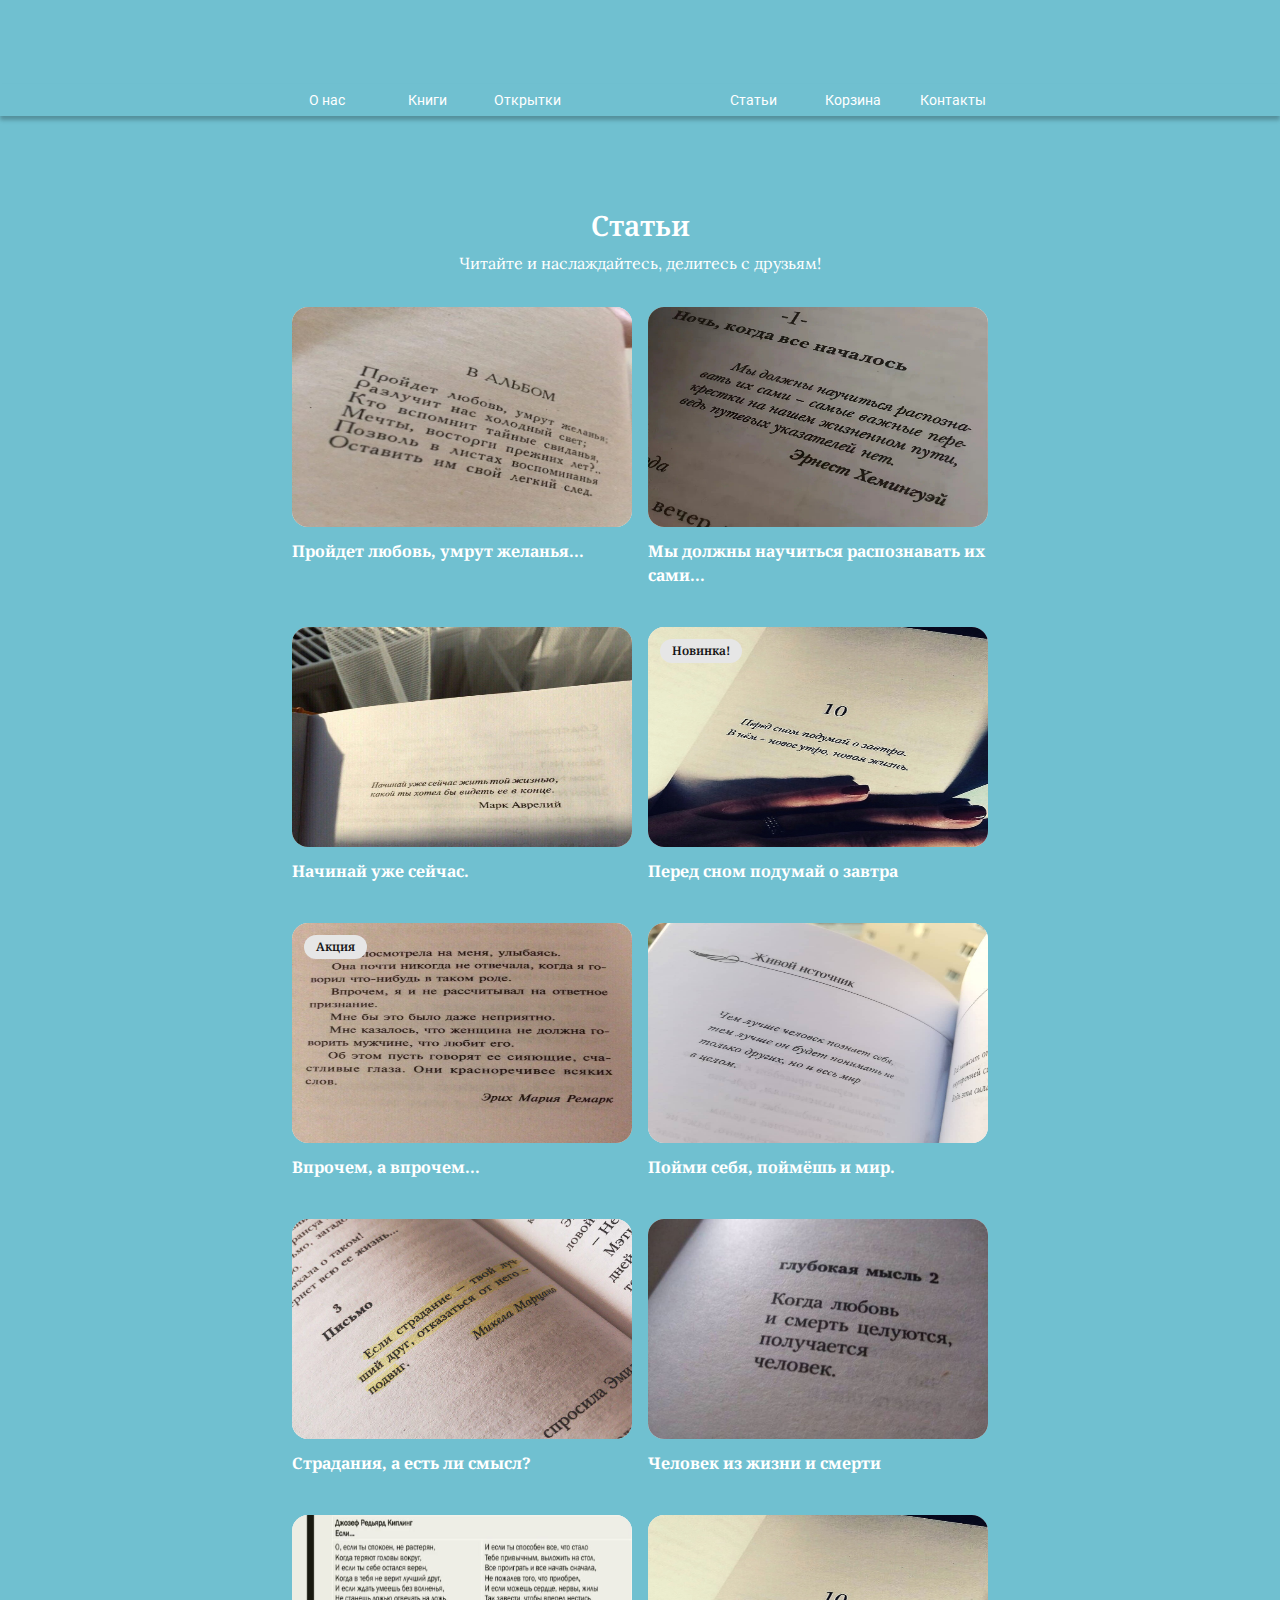
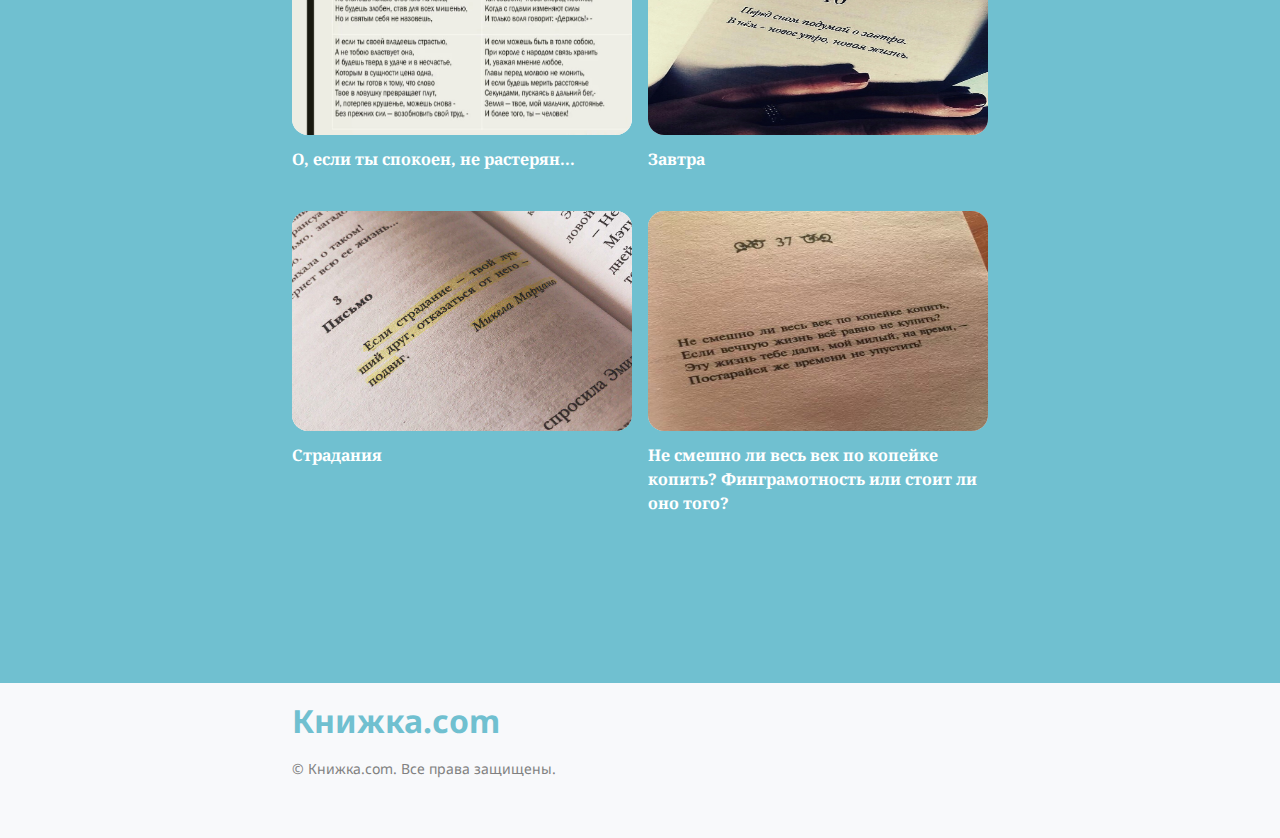
<file: articles.html>
<!DOCTYPE html>
<html lang="en">

<head>
  <meta charset="UTF-8">
  <meta name="viewport" content="width=device-width, initial-scale=1.0">
  <title>Книжка.com</title>
  <link rel="stylesheet" href="css/swiper-bundle.min.css">
  <link rel="stylesheet" href="css/style.min.css">
</head>

<body>
  <div class="wrapper">
    <header class="header">


      <div class="header__top">


      </div>
      <div class="header-center">

      </div>
      <div class="header__center">
        <div class="header__center-conteiner">
          <div class="header__center-nav">
            <ul class="nav-list">
              <li class="nav-list__item"><a href="about.html" class="nav-list__link">О нас</a></li>
              <li class="nav-list__item"><a href="index.html" class="nav-list__link">Книги</a></li>
              <li class="nav-list__item"><a href="postcards.html" class="nav-list__link">Открытки</a></li>
            </ul>
          </div>
          <div class="header__center-nav">
            <ul class="nav-list">
              <li class="nav-list__item"><a href="articles.html" class="nav-list__link">Статьи</a></li>
              <li class="nav-list__item"><a href="cart.html" class="nav-list__link">Корзина</a></li>
              <li class="nav-list__item"><a href="contacts.html" class="nav-list__link">Контакты</a></li>
            </ul>
          </div>
        </div>
      </div>
      <div class="container">
        <div class="header__mob mobile">
          <div class="header__logo">
            <img src="images/mobile/logo.png" alt="">
            <span>Книжка.com</span>
          </div>
          <div class="menu__btn">
            <span></span>
            <span></span>
            <span></span>
            <div class="clse-menu">
              <svg xmlns="http://www.w3.org/2000/svg" width="24" height="24" viewBox="0 0 24 24" fill="none">
                <path
                  d="M6.4 19L5 17.6L10.6 12L5 6.4L6.4 5L12 10.6L17.6 5L19 6.4L13.4 12L19 17.6L17.6 19L12 13.4L6.4 19Z"
                  fill="black" />
              </svg>
            </div>
          </div>
          <div class="menu__list">
            <div class="menu__list-inner">
              <img src="images/top-img.png" alt="" class="menu__img">
              <ul class="nav__list">
                <li class="nav__list-item"><a href="about.html" class="nav__link">О нас</a></li>
                <li class="nav__list-item"><a href="index.html" class="nav__link">Книги</a></li>
                <li class="nav__list-item"><a href="postcards.html" class="nav__link">Открытки</a></li>
                <li class="nav__list-item"><a href="articles.html" class="nav__link">Статьи </a></li>
                <li class="nav__list-item"><a href="cart.html" class="nav__link">Корзина</a></li>

                <li class="nav__list-item"><a href="contacts.html" class="nav__link">Контакты</a></li>

              </ul>
              <div class="header__mob-bottom">
                <div class="header__mob-title">Книжка.com</div>
                <div class="header__socials socials">
                </div>
              </div>
            </div>
          </div>
        </div>
      </div>
    </header>
    <main class="main">
      <section class="books">
        <div class="container-content">
          <h4 class="books__title title first">Статьи</h4>
          <p class="books__subtitle subtitle">
            Читайте и наслаждайтесь, делитесь
            с друзьям!
          </p>

        </div>
        <div class="container">
          <div class="books__tabs tabs-block">
            <!-- <div class="tabs__buttons">
              <button class="tab-btn active" data-tab="#tab-1">Все</button>
              <button class="tab-btn" data-tab="#tab-2">Стихи</button>
              <button class="tab-btn" data-tab="#tab-3">Детям</button>

              <button class="tab-btn" data-tab="#tab-5">Книги о природе</button>
            </div> -->
            <div class="tabs__body">
              <div class="tab__item active" id="tab-1">
                <div class="article__box">
                  <a href="article.html" class="article">
                    <div class="article__img">
                      <img src="images/content/i-41.jpg" alt="">
                    </div>
                    <h6 class="article__title">
                      Пройдет любовь, умрут желанья...
                    </h6>
                  </a>
                  <a href="article.html" class="article">
                    <div class="article__img">
                      <img src="images/content/MkfwuhjOq_c.jpg" alt="">
                    </div>
                    <h6 class="article__title">
                      Мы должны научиться распознавать их сами...
                    </h6>

                  </a>

                  <a href="article.html" class="article">
                    <div class="article__img">
                      <img src="images/content/scale_1200.jpg" alt="">
                    </div>
                    <h6 class="article__title">
                      Начинай уже сейчас.
                    </h6>
                  </a>
                  <a href="article.html" class="article">
                    <div class="article__img">
                      <img src="images/content/usDpqR2HJBk.jpg" alt="">
                    </div>
                    <h6 class="article__title">
                      Перед сном подумай о завтра
                    </h6>
                    <div class="article__label"><span>Новинка!</span></div>
                  </a>
                  <a href="article.html" class="article mob-none">
                    <div class="article__img">
                      <img src="images/content/38683579_457313641.jpg" alt="">
                    </div>
                    <h6 class="article__title">
                      Впрочем, а впрочем...
                    </h6>
                    <div class="article__label"><span>Акция</span></div>
                  </a>
                  <a href="article.html" class="article mob-none">
                    <div class="article__img">
                      <img src="images/content/88291035f39837c28644abebf7220d63.jpg" alt="">
                    </div>
                    <h6 class="article__title">
                      Пойми себя, поймёшь и мир.
                    </h6>
                  </a>
                  <a href="article.html" class="article mob-none">
                    <div class="article__img">
                      <img src="images/content/d0b293a4065963ec2152f12abc3bc2b7.jpg" alt="">
                    </div>
                    <h6 class="article__title">
                      Страдания, а есть ли смысл?
                    </h6>

                  </a>
                  <a href="article.html" class="article mob-none">
                    <div class="article__img">
                      <img src="images/content/WPJdT4WI-kY.jpg" alt="">
                    </div>
                    <h6 class="article__title">
                      Человек из жизни и смерти
                    </h6>

                  </a>
                  <a href="article.html" class="article none">
                    <div class="article__img">
                      <img src="images/content/если.jpg" alt="">
                    </div>
                    <h6 class="article__title">
                      О, если ты спокоен, не растерян...
                    </h6>
                  </a>
                  <a href="article.html" class="article none">
                    <div class="article__img">
                      <img src="images/content/usDpqR2HJBk.jpg" alt="">
                    </div>
                    <h6 class="article__title">
                      Завтра
                    </h6>
                  </a>
                  <a href="article.html" class="article none">
                    <div class="article__img">
                      <img src="images/content/d0b293a4065963ec2152f12abc3bc2b7.jpg" alt="">
                    </div>
                    <h6 class="article__title">
                      Страдания
                    </h6>

                  </a>
                  <a href="article.html" class="article none">
                    <div class="article__img">
                      <img src="images/content/i-23.jpg" alt="">
                    </div>
                    <h6 class="article__title">
                      Не смешно ли весь век по копейке копить? Финграмотность или стоит ли оно того?
                    </h6>
                  </a>
                </div>

              </div>
              <div class="tab__item" id="tab-2">
                <div class="article__box">
                  <a href="article.html" class="article">
                    <div class="article__img">
                      <img src="images/content/article-bg.jpg" alt="">
                    </div>
                    <h6 class="article__title">
                      Аленький цветочек. Сказка.
                      Аксаков
                    </h6>
                  </a>
                  <a href="article.html" class="article">
                    <div class="article__img">
                      <img src="images/content/article-bg.jpg" alt="">
                    </div>
                    <h6 class="article__title">
                      Книга с невероятно длинным названием, таким длинным, что даже не помещается на
                    </h6>

                  </a>

                  <a href="article.html" class="article">
                    <div class="article__img">
                      <img src="images/content/article-bg.jpg" alt="">
                    </div>
                    <h6 class="article__title">
                      Марк Твен: Биография и увлекательная жизнь писателя
                    </h6>
                  </a>
                  <a href="article.html" class="article">
                    <div class="article__img">
                      <img src="images/content/article-bg.jpg" alt="">
                    </div>
                    <h6 class="article__title">
                      Книга с невероятно длинным названием, таким длинным, что даже не помещается на
                    </h6>
                    <div class="article__label"><span>Новинка!</span></div>
                  </a>
                  <a href="article.html" class="article mob-none">
                    <div class="article__img">
                      <img src="images/content/article-bg.jpg" alt="">
                    </div>
                    <h6 class="article__title">
                      Марк Твен: Биография и увлекательная жизнь писателя
                    </h6>
                    <div class="article__label"><span>Акция</span></div>
                  </a>
                  <a href="article.html" class="article mob-none">
                    <div class="article__img">
                      <img src="images/content/article-bg.jpg" alt="">
                    </div>
                    <h6 class="article__title">
                      Книга с невероятно длинным названием, таким длинным, что даже не помещается на
                    </h6>
                  </a>
                  <a href="article.html" class="article mob-none">
                    <div class="article__img">
                      <img src="images/content/article-bg.jpg" alt="">
                    </div>
                    <h6 class="article__title">
                      Марк Твен: Биография и увлекательная жизнь писателя
                    </h6>

                  </a>
                  <a href="article.html" class="article mob-none">
                    <div class="article__img">
                      <img src="images/content/article-bg.jpg" alt="">
                    </div>
                    <h6 class="article__title">
                      Книга с невероятно длинным названием, таким длинным, что даже не помещается на
                    </h6>

                  </a>
                  <a href="article.html" class="article none">
                    <div class="article__img">
                      <img src="images/content/article-bg.jpg" alt="">
                    </div>
                    <h6 class="article__title">
                      Марк Твен: Биография и увлекательная жизнь писателя
                    </h6>
                  </a>
                  <a href="article.html" class="article none">
                    <div class="article__img">
                      <img src="images/content/article-bg.jpg" alt="">
                    </div>
                    <h6 class="article__title">
                      Книга с невероятно длинным названием, таким длинным, что даже не помещается на
                    </h6>
                  </a>
                  <a href="article.html" class="article none">
                    <div class="article__img">
                      <img src="images/content/article-bg.jpg" alt="">
                    </div>
                    <h6 class="article__title">
                      Марк Твен: Биография и увлекательная жизнь писателя
                    </h6>

                  </a>
                  <a href="article.html" class="article none">
                    <div class="article__img">
                      <img src="images/content/article-bg.jpg" alt="">
                    </div>
                    <h6 class="article__title">
                      Сказки.
                    </h6>
                  </a>
                </div>

              </div>
              <div class="tab__item" id="tab-3">
                <div class="article__box">
                  <a href="article.html" class="article">
                    <div class="article__img">
                      <img src="images/content/article-bg.jpg" alt="">
                    </div>
                    <h6 class="article__title">
                      Аленький цветочек. Сказка.
                      Аксаков
                    </h6>
                  </a>
                  <a href="article.html" class="article">
                    <div class="article__img">
                      <img src="images/content/article-bg.jpg" alt="">
                    </div>
                    <h6 class="article__title">
                      Книга с невероятно длинным названием, таким длинным, что даже не помещается на
                    </h6>

                  </a>

                  <a href="article.html" class="article">
                    <div class="article__img">
                      <img src="images/content/article-bg.jpg" alt="">
                    </div>
                    <h6 class="article__title">
                      Марк Твен: Биография и увлекательная жизнь писателя
                    </h6>
                  </a>
                  <a href="article.html" class="article">
                    <div class="article__img">
                      <img src="images/content/article-bg.jpg" alt="">
                    </div>
                    <h6 class="article__title">
                      Книга с невероятно длинным названием, таким длинным, что даже не помещается на
                    </h6>
                    <div class="article__label"><span>Новинка!</span></div>
                  </a>
                  <a href="article.html" class="article mob-none">
                    <div class="article__img">
                      <img src="images/content/article-bg.jpg" alt="">
                    </div>
                    <h6 class="article__title">
                      Марк Твен: Биография и увлекательная жизнь писателя
                    </h6>
                    <div class="article__label"><span>Акция</span></div>
                  </a>
                  <a href="article.html" class="article mob-none">
                    <div class="article__img">
                      <img src="images/content/article-bg.jpg" alt="">
                    </div>
                    <h6 class="article__title">
                      Книга с невероятно длинным названием, таким длинным, что даже не помещается на
                    </h6>
                  </a>
                  <a href="article.html" class="article mob-none">
                    <div class="article__img">
                      <img src="images/content/article-bg.jpg" alt="">
                    </div>
                    <h6 class="article__title">
                      Марк Твен: Биография и увлекательная жизнь писателя
                    </h6>

                  </a>
                  <a href="article.html" class="article mob-none">
                    <div class="article__img">
                      <img src="images/content/article-bg.jpg" alt="">
                    </div>
                    <h6 class="article__title">
                      Книга с невероятно длинным названием, таким длинным, что даже не помещается на
                    </h6>

                  </a>
                  <a href="article.html" class="article none">
                    <div class="article__img">
                      <img src="images/content/article-bg.jpg" alt="">
                    </div>
                    <h6 class="article__title">
                      Марк Твен: Биография и увлекательная жизнь писателя
                    </h6>
                  </a>
                  <a href="article.html" class="article none">
                    <div class="article__img">
                      <img src="images/content/article-bg.jpg" alt="">
                    </div>
                    <h6 class="article__title">
                      Книга с невероятно длинным названием, таким длинным, что даже не помещается на
                    </h6>
                  </a>
                  <a href="article.html" class="article none">
                    <div class="article__img">
                      <img src="images/content/article-bg.jpg" alt="">
                    </div>
                    <h6 class="article__title">
                      Марк Твен: Биография и увлекательная жизнь писателя
                    </h6>

                  </a>
                  <a href="article.html" class="article none">
                    <div class="article__img">
                      <img src="images/content/article-bg.jpg" alt="">
                    </div>
                    <h6 class="article__title">
                      Сказки.
                    </h6>
                  </a>
                </div>

              </div>
              <div class="tab__item" id="tab-4">
                <div class="article__box">
                  <a href="article.html" class="article">
                    <div class="article__img">
                      <img src="images/content/article-bg.jpg" alt="">
                    </div>
                    <h6 class="article__title">
                      Аленький цветочек. Сказка.
                      Аксаков
                    </h6>
                  </a>
                  <a href="article.html" class="article">
                    <div class="article__img">
                      <img src="images/content/article-bg.jpg" alt="">
                    </div>
                    <h6 class="article__title">
                      Книга с невероятно длинным названием, таким длинным, что даже не помещается на
                    </h6>

                  </a>

                  <a href="article.html" class="article">
                    <div class="article__img">
                      <img src="images/content/article-bg.jpg" alt="">
                    </div>
                    <h6 class="article__title">
                      Марк Твен: Биография и увлекательная жизнь писателя
                    </h6>
                  </a>
                  <a href="article.html" class="article">
                    <div class="article__img">
                      <img src="images/content/article-bg.jpg" alt="">
                    </div>
                    <h6 class="article__title">
                      Книга с невероятно длинным названием, таким длинным, что даже не помещается на
                    </h6>
                    <div class="article__label"><span>Новинка!</span></div>
                  </a>
                  <a href="article.html" class="article mob-none">
                    <div class="article__img">
                      <img src="images/content/article-bg.jpg" alt="">
                    </div>
                    <h6 class="article__title">
                      Марк Твен: Биография и увлекательная жизнь писателя
                    </h6>
                    <div class="article__label"><span>Акция</span></div>
                  </a>
                  <a href="article.html" class="article mob-none">
                    <div class="article__img">
                      <img src="images/content/article-bg.jpg" alt="">
                    </div>
                    <h6 class="article__title">
                      Книга с невероятно длинным названием, таким длинным, что даже не помещается на
                    </h6>
                  </a>
                  <a href="article.html" class="article mob-none">
                    <div class="article__img">
                      <img src="images/content/article-bg.jpg" alt="">
                    </div>
                    <h6 class="article__title">
                      Марк Твен: Биография и увлекательная жизнь писателя
                    </h6>

                  </a>
                  <a href="article.html" class="article mob-none">
                    <div class="article__img">
                      <img src="images/content/article-bg.jpg" alt="">
                    </div>
                    <h6 class="article__title">
                      Книга с невероятно длинным названием, таким длинным, что даже не помещается на
                    </h6>

                  </a>
                  <a href="article.html" class="article none">
                    <div class="article__img">
                      <img src="images/content/article-bg.jpg" alt="">
                    </div>
                    <h6 class="article__title">
                      Марк Твен: Биография и увлекательная жизнь писателя
                    </h6>
                  </a>
                  <a href="article.html" class="article none">
                    <div class="article__img">
                      <img src="images/content/article-bg.jpg" alt="">
                    </div>
                    <h6 class="article__title">
                      Книга с невероятно длинным названием, таким длинным, что даже не помещается на
                    </h6>
                  </a>
                  <a href="article.html" class="article none">
                    <div class="article__img">
                      <img src="images/content/article-bg.jpg" alt="">
                    </div>
                    <h6 class="article__title">
                      Марк Твен: Биография и увлекательная жизнь писателя
                    </h6>

                  </a>
                  <a href="article.html" class="article none">
                    <div class="article__img">
                      <img src="images/content/article-bg.jpg" alt="">
                    </div>
                    <h6 class="article__title">
                      Сказки.
                    </h6>
                  </a>
                </div>

              </div>
              <div class="tab__item" id="tab-5">
                <div class="article__box">
                  <a href="article.html" class="article">
                    <div class="article__img">
                      <img src="images/content/article-bg.jpg" alt="">
                    </div>
                    <h6 class="article__title">
                      Аленький цветочек. Сказка.
                      Аксаков
                    </h6>
                  </a>
                  <a href="article.html" class="article">
                    <div class="article__img">
                      <img src="images/content/article-bg.jpg" alt="">
                    </div>
                    <h6 class="article__title">
                      Книга с невероятно длинным названием, таким длинным, что даже не помещается на
                    </h6>

                  </a>

                  <a href="article.html" class="article">
                    <div class="article__img">
                      <img src="images/content/article-bg.jpg" alt="">
                    </div>
                    <h6 class="article__title">
                      Марк Твен: Биография и увлекательная жизнь писателя
                    </h6>
                  </a>
                  <a href="article.html" class="article">
                    <div class="article__img">
                      <img src="images/content/article-bg.jpg" alt="">
                    </div>
                    <h6 class="article__title">
                      Книга с невероятно длинным названием, таким длинным, что даже не помещается на
                    </h6>
                    <div class="article__label"><span>Новинка!</span></div>
                  </a>
                  <a href="article.html" class="article mob-none">
                    <div class="article__img">
                      <img src="images/content/article-bg.jpg" alt="">
                    </div>
                    <h6 class="article__title">
                      Марк Твен: Биография и увлекательная жизнь писателя
                    </h6>
                    <div class="article__label"><span>Акция</span></div>
                  </a>
                  <a href="article.html" class="article mob-none">
                    <div class="article__img">
                      <img src="images/content/article-bg.jpg" alt="">
                    </div>
                    <h6 class="article__title">
                      Книга с невероятно длинным названием, таким длинным, что даже не помещается на
                    </h6>
                  </a>
                  <a href="article.html" class="article mob-none">
                    <div class="article__img">
                      <img src="images/content/article-bg.jpg" alt="">
                    </div>
                    <h6 class="article__title">
                      Марк Твен: Биография и увлекательная жизнь писателя
                    </h6>

                  </a>
                  <a href="article.html" class="article mob-none">
                    <div class="article__img">
                      <img src="images/content/article-bg.jpg" alt="">
                    </div>
                    <h6 class="article__title">
                      Книга с невероятно длинным названием, таким длинным, что даже не помещается на
                    </h6>

                  </a>
                  <a href="article.html" class="article none">
                    <div class="article__img">
                      <img src="images/content/article-bg.jpg" alt="">
                    </div>
                    <h6 class="article__title">
                      Марк Твен: Биография и увлекательная жизнь писателя
                    </h6>
                  </a>
                  <a href="article.html" class="article none">
                    <div class="article__img">
                      <img src="images/content/article-bg.jpg" alt="">
                    </div>
                    <h6 class="article__title">
                      Книга с невероятно длинным названием, таким длинным, что даже не помещается на
                    </h6>
                  </a>
                  <a href="article.html" class="article none">
                    <div class="article__img">
                      <img src="images/content/article-bg.jpg" alt="">
                    </div>
                    <h6 class="article__title">
                      Марк Твен: Биография и увлекательная жизнь писателя
                    </h6>

                  </a>
                  <a href="article.html" class="article none">
                    <div class="article__img">
                      <img src="images/content/article-bg.jpg" alt="">
                    </div>
                    <h6 class="article__title">
                      Сказки.
                    </h6>
                  </a>
                </div>

              </div>
            </div>
          </div>
        </div>
      </section>
    </main>
    <footer class="footer">
      <div class="container">
        <div class="footer__inner">
          <div class="footer__title heading">Книжка.com</div>

          <p class="footer__copyright">&copy;&nbsp;Книжка.com. Все права защищены.</p>

        </div>
      </div>
    </footer>
  </div>
  <script src="js/swiper-bundle.min.js"></script>
  <script src="js/main.min.js"></script>
</body>

</html>
</file>
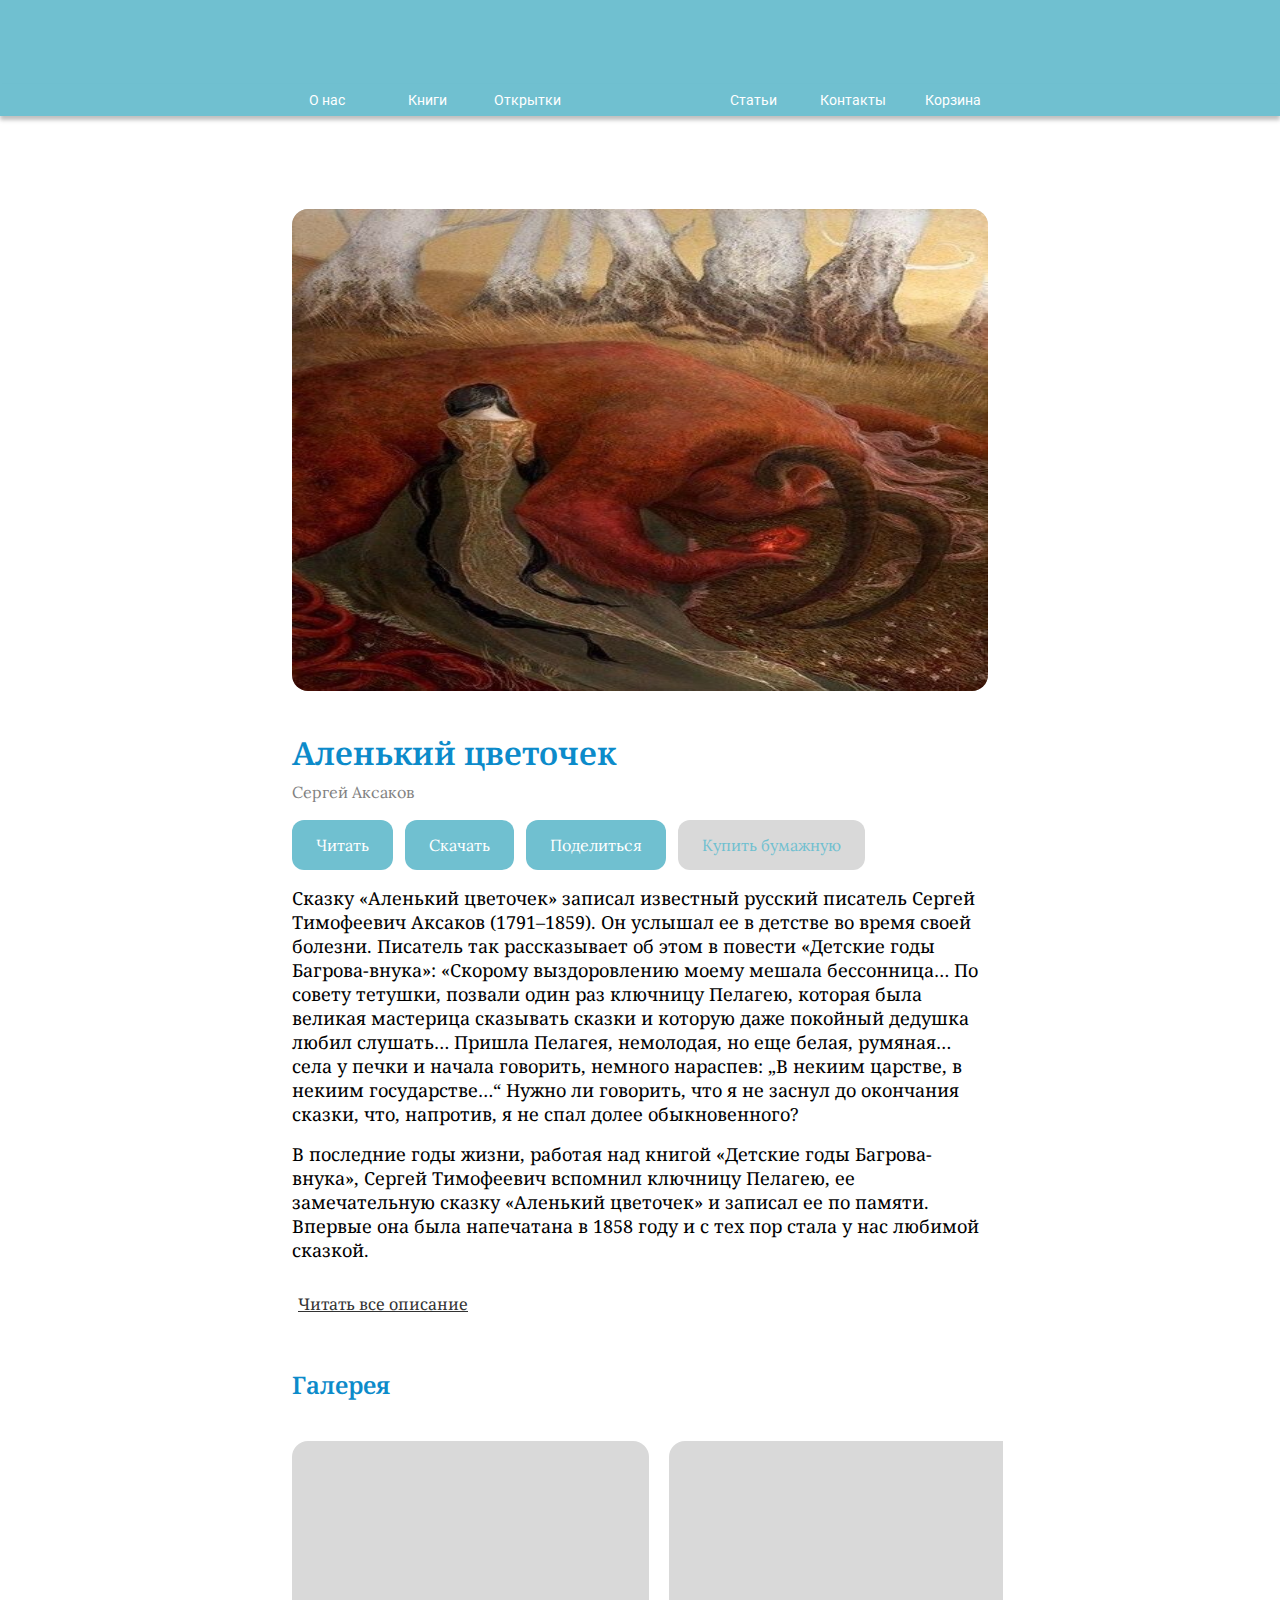
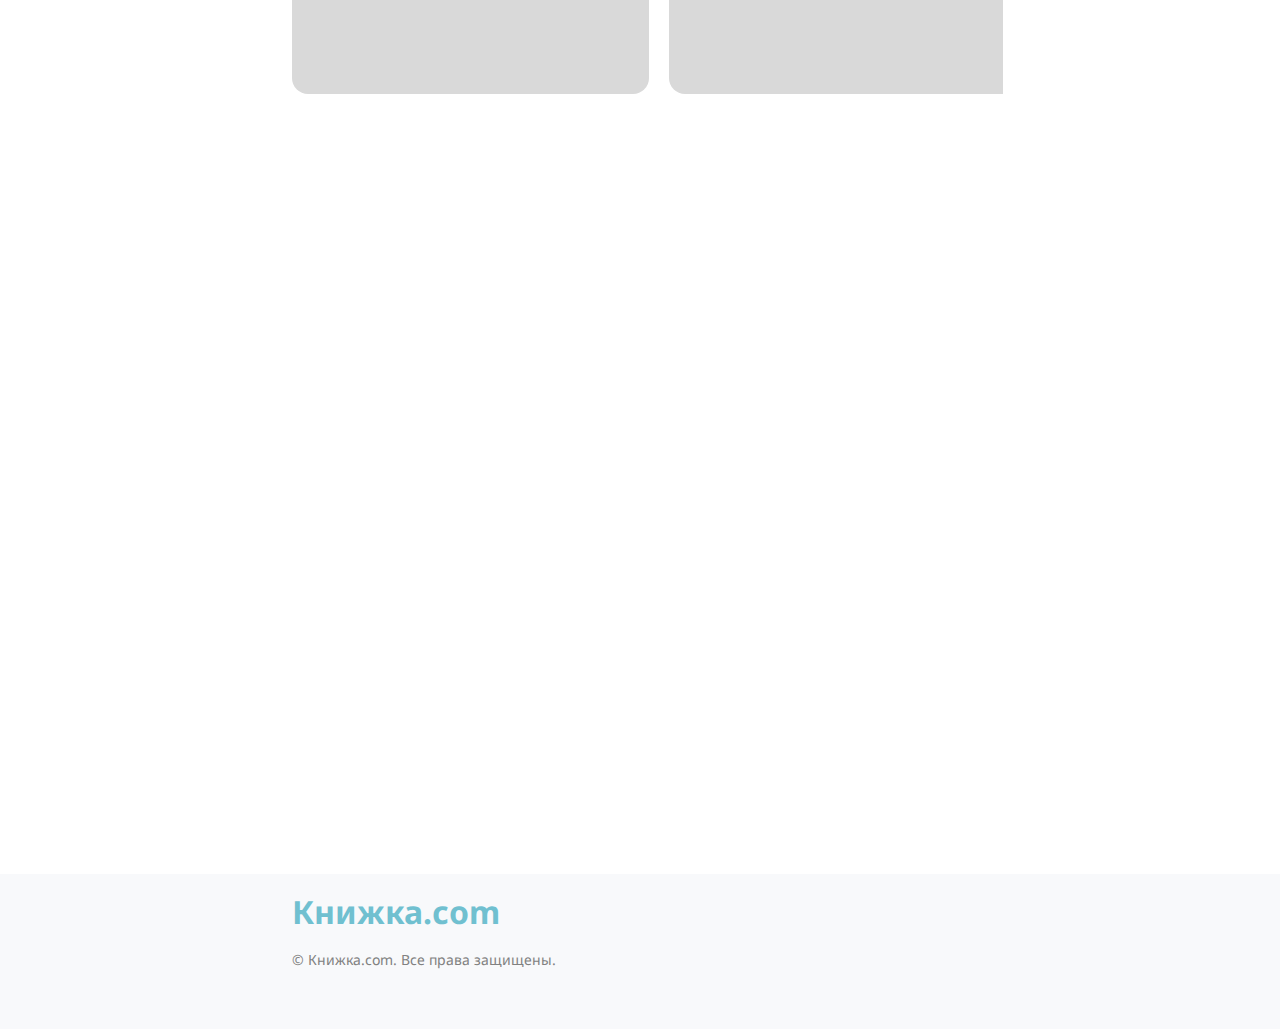
<file: books-item.html>
<!DOCTYPE html>
<html lang="en">

<head>
  <meta charset="UTF-8">
  <meta name="viewport" content="width=device-width, initial-scale=1.0">
  <title>Книжка.com</title>
  <link rel="stylesheet" href="css/swiper-bundle.min.css">
  <link rel="stylesheet" href="css/style.min.css">
</head>

<body>
  <div class="wrapper">
    <header class="header">


      <div class="header__top">


      </div>
      <div class="header-center">

      </div>
      <div class="header__center">
        <div class="header__center-conteiner">
          <div class="header__center-nav">
            <ul class="nav-list">
              <li class="nav-list__item"><a href="about.html" class="nav-list__link">О нас</a></li>
              <li class="nav-list__item"><a href="index.html" class="nav-list__link">Книги</a></li>
              <li class="nav-list__item"><a href="postcards.html" class="nav-list__link">Открытки</a></li>
            </ul>
          </div>
          <div class="header__center-nav">
            <ul class="nav-list">
              <li class="nav-list__item"><a href="articles.html" class="nav-list__link">Статьи</a></li>
              <li class="nav-list__item"><a href="contacts.html" class="nav-list__link">Контакты</a></li>
              <li class="nav-list__item"><a href="cart.html" class="nav-list__link">Корзина</a></li>

            </ul>
          </div>
        </div>
      </div>
      <div class="container">
        <div class="header__mob mobile">
          <div class="header__logo">
            <img src="images/mobile/logo.png" alt="">
            <span>Книжка.com</span>
          </div>
          <div class="menu__btn">
            <span></span>
            <span></span>
            <span></span>
            <div class="clse-menu">
              <svg xmlns="http://www.w3.org/2000/svg" width="24" height="24" viewBox="0 0 24 24" fill="none">
                <path
                  d="M6.4 19L5 17.6L10.6 12L5 6.4L6.4 5L12 10.6L17.6 5L19 6.4L13.4 12L19 17.6L17.6 19L12 13.4L6.4 19Z"
                  fill="black" />
              </svg>
            </div>
          </div>
          <div class="menu__list">
            <div class="menu__list-inner">
              <img src="images/top-img.png" alt="" class="menu__img">
              <ul class="nav__list">
                <li class="nav__list-item"><a href="about.html" class="nav__link">О нас</a></li>
                <li class="nav__list-item"><a href="index.html" class="nav__link">Книги</a></li>
                <li class="nav__list-item"><a href="postcards.html" class="nav__link">Открытки</a></li>
                <li class="nav__list-item"><a href="articles.html" class="nav__link">Статьи </a></li>
                <li class="nav__list-item"><a href="contacts.html" class="nav__link">Контакты</a></li>
                <li class="nav__list-item"><a href="cart.html" class="nav__link">Корзина</a></li>

              </ul>
              <div class="header__mob-bottom">
                <div class="header__mob-title">Книжка.com</div>
                <div class="header__socials socials">
                </div>
              </div>
            </div>
          </div>
        </div>
      </div>
    </header>
    <main class="main">
      <section class="book">
        <div class="container">
          <div class="book__item">
            <div class="book__cover">
              <img src="images/content/Оксана Фомина Аленький цветочек 2012.jpg" alt="">
            </div>
            <div class="book__info">
              <h5 class="book__title">Аленький цветочек</h5>
              <div class="book__author">Сергей Аксаков</div>
              <div class="feedback__buttons">
                <button class="feedback-btn">Читать</button>
                <button class="feedback-btn">Скачать</button>
                <button class="feedback-btn"><span class="mob-none">Поделиться</span>
                  <span class="mobile">

                    <svg width="25" height="24" viewBox="0 0 25 24" fill="none" xmlns="http://www.w3.org/2000/svg">
                      <path
                        d="M6.20833 2.66667C6.20833 4.08267 5.26167 5.30133 3.54033 5.30133C1.92033 5.30133 0.875 4.152 0.875 2.736C0.875 1.28267 1.88833 0 3.54167 0C5.195 0 6.17633 1.21333 6.20833 2.66667ZM0.875 24V6.66667H6.20833V24H0.875ZM8.875 12.592C8.875 10.532 8.807 8.81067 8.739 7.324H13.531L13.7683 9.62133H13.8697C14.5443 8.54 16.1977 6.95467 18.9657 6.95467C22.3417 6.95467 24.875 9.21467 24.875 14.0773V24H19.5417V14.852C19.5417 12.7267 18.7323 11.1053 16.875 11.1053C15.459 11.1053 14.7497 12.252 14.3777 13.1973C14.2417 13.536 14.2083 14.008 14.2083 14.4813V24H8.875V12.592Z"
                        fill="white" />
                    </svg>

                  </span>
                </button>
                <button class="feedback-btn not-active">Купить <span class="mob-none">бумажную</span></button>
              </div>
              <div class="book__text">
                <p>
					Сказку «Аленький цветочек» записал известный русский писатель Сергей Тимофеевич Аксаков (1791–1859). Он услышал ее в детстве во время своей болезни. Писатель так рассказывает об этом в повести «Детские годы Багрова-внука»:

					«Скорому выздоровлению моему мешала бессонница… По совету тетушки, позвали один раз ключницу Пелагею, которая была великая мастерица сказывать сказки и которую даже покойный дедушка любил слушать… Пришла Пелагея, немолодая, но еще белая, румяная… села у печки и начала говорить, немного нараспев: „В некиим царстве, в некиим государстве…“
					
					Нужно ли говорить, что я не заснул до окончания сказки, что, напротив, я не спал долее обыкновенного?
                </p>
                <p>
					В последние годы жизни, работая над книгой «Детские годы Багрова-внука», Сергей Тимофеевич вспомнил ключницу Пелагею, ее замечательную сказку «Аленький цветочек» и записал ее по памяти. 
					Впервые она была напечатана в 1858 году и с тех пор стала у нас любимой сказкой.
                </p>

              </div>
              <button class="book__text-link read">Читать все описание</button>
            </div>
          </div>
          <div class="book__gallery">
            <div class="book__gallery-title">Галерея</div>
            <div class="book__gallery-buttons">
              <div class="swiper-button-next"></div>
              <div class="swiper-button-prev"></div>
            </div>
            <div class="swiper-wrapper">
              <div class="swiper-slide">
                <img src="images/content/gallery.jpg" alt="">
              </div>
              <div class="swiper-slide">
                <img src="images/content/gallery.jpg" alt="">
              </div>
              <div class="swiper-slide">
                <img src="images/content/gallery.jpg" alt="">
              </div>
              <div class="swiper-slide">
                <img src="images/content/gallery.jpg" alt="">
              </div>
              <div class="swiper-slide">
                <img src="images/content/gallery.jpg" alt="">
              </div>
              <div class="swiper-slide">
                <img src="images/content/gallery.jpg" alt="">
              </div>
              <div class="swiper-slide">
                <img src="images/content/gallery.jpg" alt="">
              </div>
              <div class="swiper-slide">
                <img src="images/content/gallery.jpg" alt="">
              </div>
              <div class="swiper-slide">
                <img src="images/content/gallery.jpg" alt="">
              </div>
              <div class="swiper-slide">
                <img src="images/content/gallery.jpg" alt="">
              </div>

            </div>


          </div>
          <div class="book__video">
            <iframe width="560" height="315" src="https://www.youtube.com/embed/lKRD9ZnIYWk"
              title="YouTube video player" frameborder="0"
              allow="accelerometer; autoplay; clipboard-write; encrypted-media; gyroscope; picture-in-picture; web-share"
              allowfullscreen></iframe>
          </div>
        </div>
      </section>
    </main>
    <footer class="footer">
      <div class="container">
        <div class="footer__inner">
          <div class="footer__title heading">Книжка.com</div>

          <p class="footer__copyright">&copy;&nbsp;Книжка.com. Все права защищены.</p>

        </div>
      </div>
    </footer>
  </div>
  <script src="js/swiper-bundle.min.js"></script>
  <script src="js/main.min.js"></script>
</body>

</html>
</file>
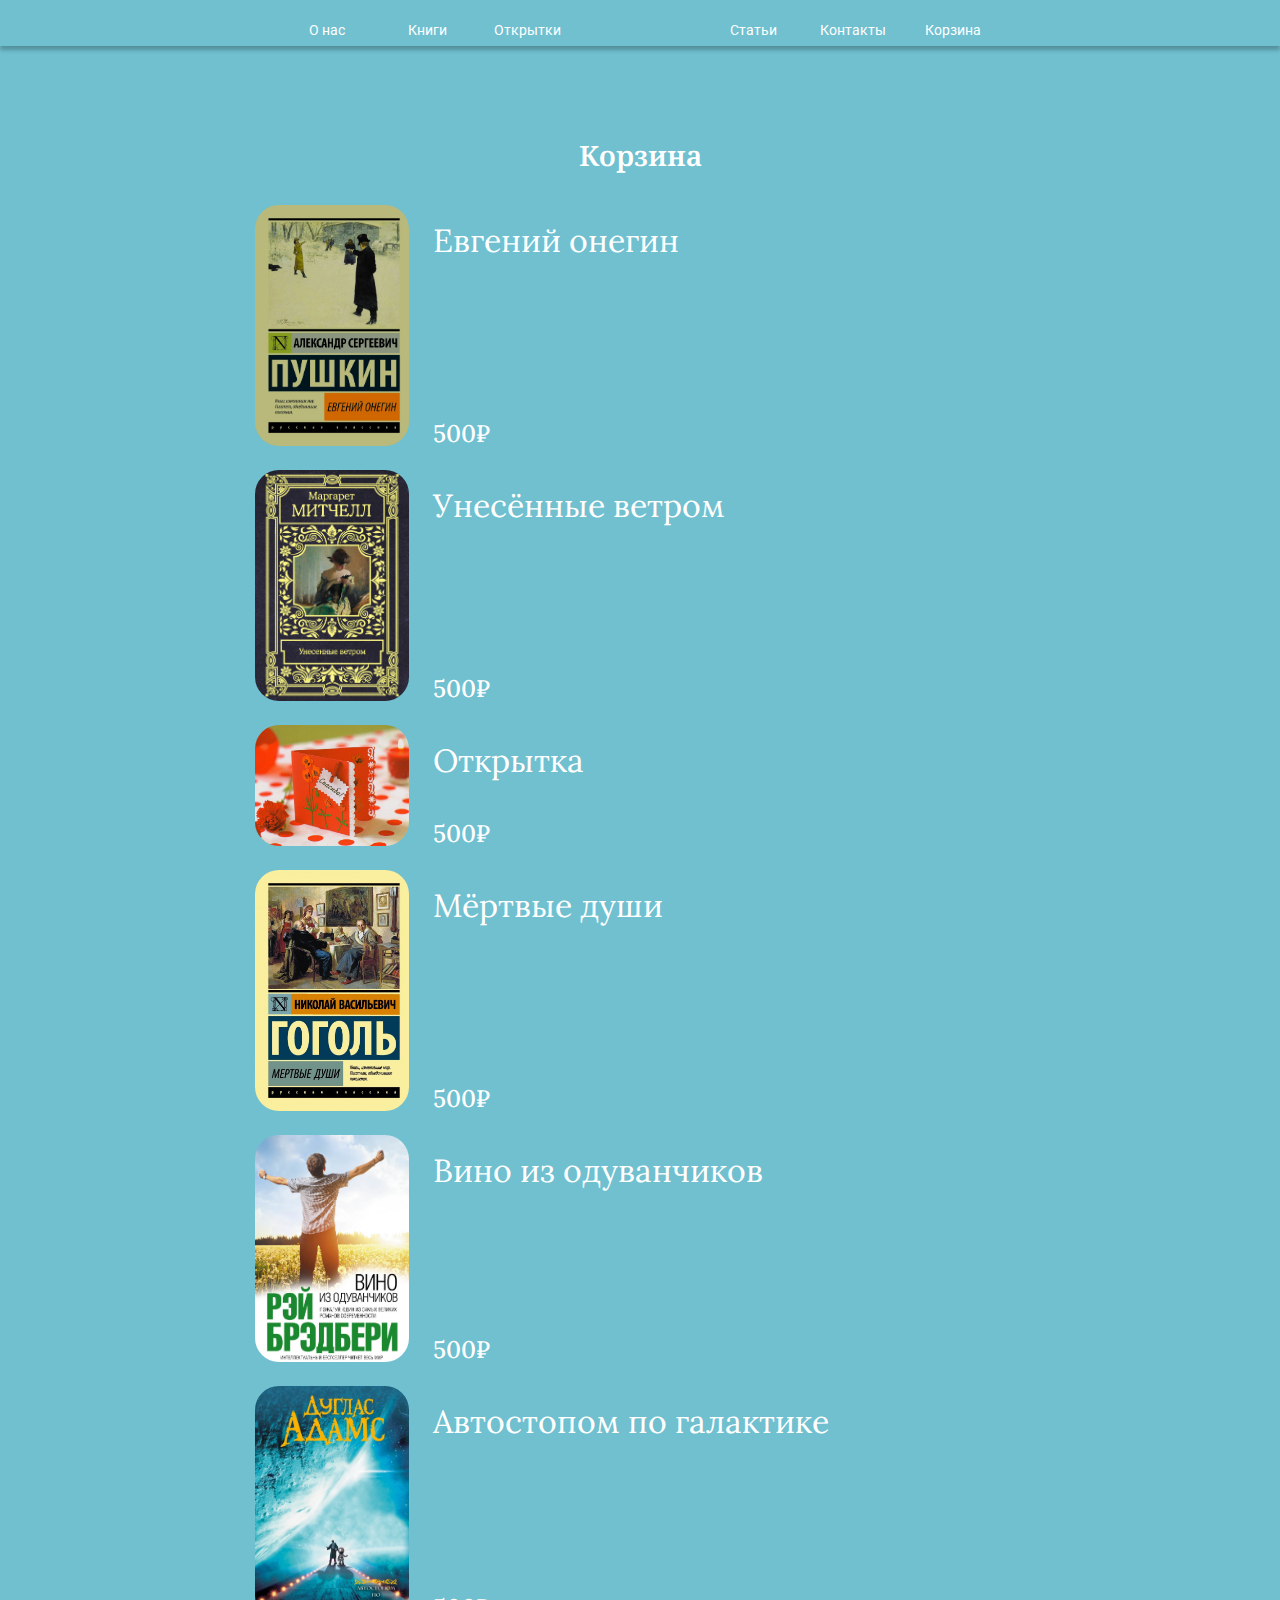
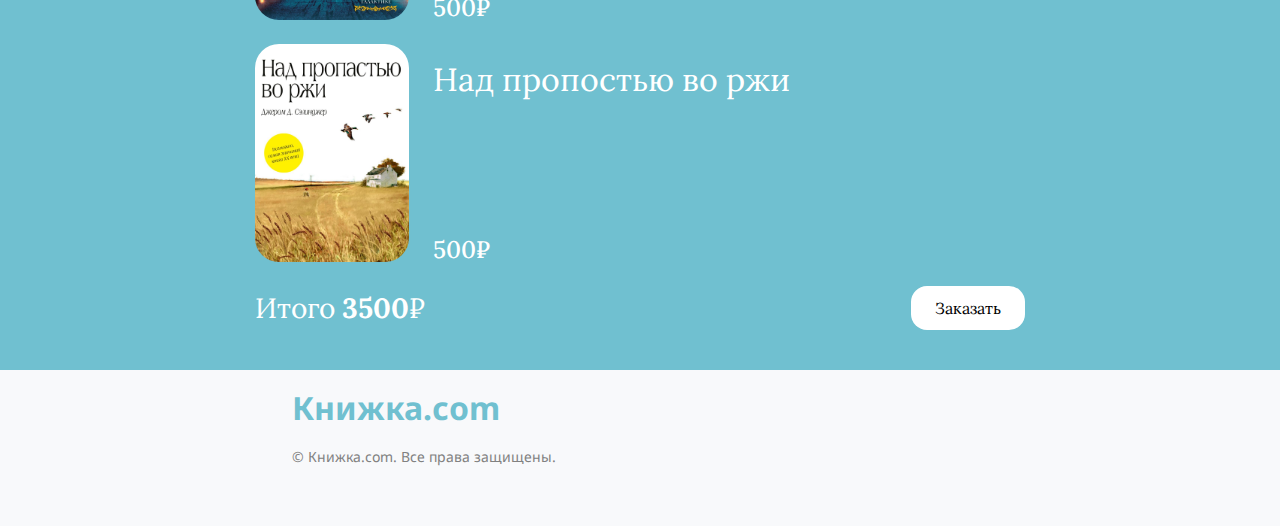
<file: cart.html>
<!DOCTYPE html>
<html lang="en">

<head>
  <meta charset="UTF-8">
  <meta name="viewport" content="width=device-width, initial-scale=1.0">
  <title>Книжка.com</title>
  <link rel="stylesheet" href="css/swiper-bundle.min.css">
  <link rel="stylesheet" href="css/style.min.css">
</head>

<body>
  <div class="wrapper">
    <header class="header">



      <div class="header-center">

      </div>
      <div class="header__center">
        <div class="header__center-conteiner">
          <div class="header__center-nav">
            <ul class="nav-list">
              <li class="nav-list__item"><a href="about.html" class="nav-list__link">О нас</a></li>
              <li class="nav-list__item"><a href="index.html" class="nav-list__link">Книги</a></li>
              <li class="nav-list__item"><a href="postcards.html" class="nav-list__link">Открытки</a></li>
            </ul>
          </div>
          <div class="header__center-nav">
            <ul class="nav-list">
              <li class="nav-list__item"><a href="articles.html" class="nav-list__link">Статьи</a></li>
              <li class="nav-list__item"><a href="contacts.html" class="nav-list__link">Контакты</a></li>
              <li class="nav-list__item"><a href="cart.html" class="nav-list__link">Корзина</a></li>


            </ul>
          </div>
        </div>
      </div>
      <div class="container">
        <div class="header__mob mobile">
          <div class="header__logo">
            <img src="images/mobile/logo.png" alt="">
            <span>Книжка.com</span>
          </div>
          <div class="menu__btn">
            <span></span>
            <span></span>
            <span></span>
            <div class="clse-menu">
              <svg xmlns="http://www.w3.org/2000/svg" width="24" height="24" viewBox="0 0 24 24" fill="none">
                <path
                  d="M6.4 19L5 17.6L10.6 12L5 6.4L6.4 5L12 10.6L17.6 5L19 6.4L13.4 12L19 17.6L17.6 19L12 13.4L6.4 19Z"
                  fill="black" />
              </svg>
            </div>
          </div>
          <div class="menu__list">
            <div class="menu__list-inner">
              <img src="images/top-img.png" alt="" class="menu__img">
              <ul class="nav__list">
                <li class="nav__list-item"><a href="about.html" class="nav__link">О нас</a></li>
                <li class="nav__list-item"><a href="index.html" class="nav__link">Книги</a></li>
                <li class="nav__list-item"><a href="postcards.html" class="nav__link">Открытки</a></li>
                <li class="nav__list-item"><a href="articles.html" class="nav__link">Статьи </a></li>
                <li class="nav__list-item"><a href="contacts.html" class="nav__link">Контакты</a></li>
                <li class="nav__list-item"><a href="cart.html" class="nav__link">Корзина</a></li>

              </ul>
              <div class="header__mob-bottom">
                <div class="header__mob-title">Книжка.com</div>
                <div class="header__socials socials">
                </div>
              </div>
            </div>
          </div>
        </div>
      </div>
    </header>
    <main class="main">
      <section class="books">
        <div class="container-content">
          <h4 class="books__title title first">Корзина</h4>
          <p class="books__subtitle subtitle">

          </p>

        </div>
        <div class="container-mini">
          <div class="cart__item">
            <img src="./images/content/жека.jpg" alt="">
            <div class="cart__item-box">
              <p>Евгений онегин</p>
            </div>
            <button class="delete">
              <div class="delete__inner"></div>
            </button>

          </div>

          <div class="cart__item">
            <img src="./images/content/ветер.jpg" alt="">
            <div class="cart__item-box">
              <p>Унесённые ветром</p>
            </div>
            <button class="delete">
              <div class="delete__inner"></div>
            </button>
          </div>
          <div class="cart__item">
            <img src="./images/content/blagodarnaya.jpg" alt="">
            <div class="cart__item-box">
              <p>Открытка</p>
            </div>
            <button class="delete">
              <div class="delete__inner"></div>
            </button>

          </div>
          <div class="cart__item">
            <img src="./images/content/мертв.jpg" alt="">
            <div class="cart__item-box">
              <p>Мёртвые души</p>
            </div>
            <button class="delete">
              <div class="delete__inner"></div>
            </button>

          </div>
          <div class="cart__item">
            <img src="./images/content/вино.jpg" alt="">
            <div class="cart__item-box">
              <p>Вино из одуванчиков</p>
            </div>
            <button class="delete">
              <div class="delete__inner"></div>
            </button>

          </div>
          <div class="cart__item">
            <img src="./images/content/стоп.jpg" alt="">
            <div class="cart__item-box">
              <p>Автостопом по галактике</p>
            </div>
            <button class="delete">
              <div class="delete__inner"></div>
            </button>

          </div>
          <div class="cart__item">
            <img src="./images/content/рож.jpg" alt="">
            <div class="cart__item-box">
              <p>Над пропостью во ржи</p>
            </div>
            <button class="delete">
              <div class="delete__inner"></div>
            </button>

          </div>
          <div class="cart__bottom">
            <div class="cart__price">Итого <strong>3500</strong>₽</div>
            <button class="cart__button">Заказать</button>
          </div>

        </div>
      </section>
    </main>
    <footer class="footer">
      <div class="container">
        <div class="footer__inner">
          <div class="footer__title heading">Книжка.com</div>

          <p class="footer__copyright">&copy;&nbsp;Книжка.com. Все права защищены.</p>

        </div>
      </div>
    </footer>

    <form class="cart__form">
      <input type="text" name="name" placeholder="Имя">
      <input type="mail" name="mail" placeholder="Почта">
      <input type="number" name="phone" placeholder="Номер">
      <button class="send">Отправить</button>
    </form>
  </div>
  <script src="js/swiper-bundle.min.js"></script>
  <script src="js/main.min.js"></script>
  <script>
    const items = document.querySelectorAll('.cart__item')
    var price = 3500
    items.forEach(el => {
      el.querySelector('.delete').addEventListener('click', () => {
        el.style.display = 'none'
        price -= 500
        document.querySelector('strong').innerHTML = price
      })
    })

    const btn = document.querySelector('.cart__button')

    btn.addEventListener('click', () => {
      document.querySelector('.cart__form').classList.add('active')
    })
  </script>
</body>

</html>
</file>
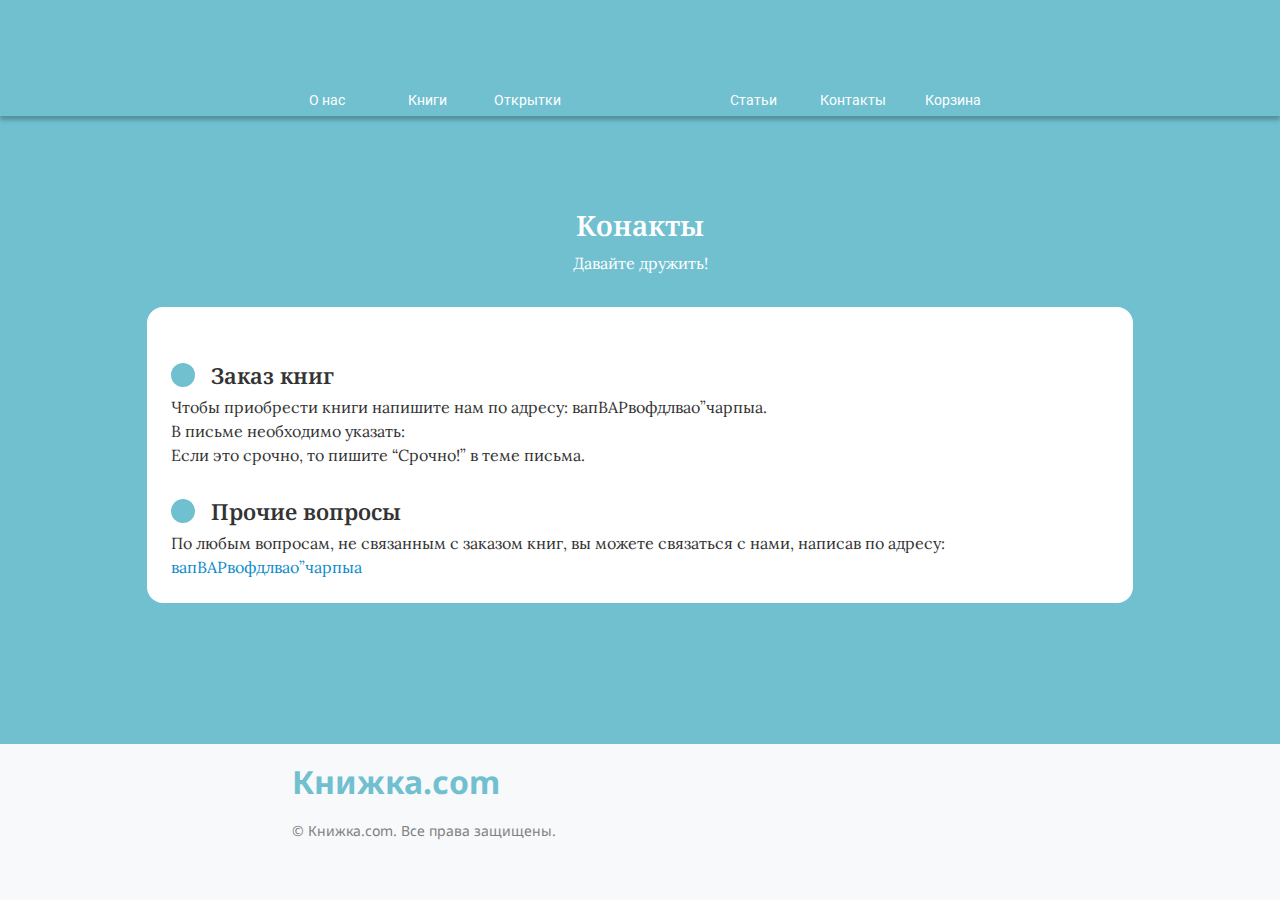
<file: contacts.html>
<!DOCTYPE html>
<html lang="en">

<head>
  <meta charset="UTF-8">
  <meta name="viewport" content="width=device-width, initial-scale=1.0">
  <title>Книжка.com</title>
  <link rel="stylesheet" href="css/swiper-bundle.min.css">
  <link rel="stylesheet" href="css/style.min.css">
</head>

<body>
  <div class="wrapper">
    <header class="header">


      <div class="header__top">


      </div>
      <div class="header-center">

      </div>
      <div class="header__center">
        <div class="header__center-conteiner">
          <div class="header__center-nav">
            <ul class="nav-list">
              <li class="nav-list__item"><a href="about.html" class="nav-list__link">О нас</a></li>
              <li class="nav-list__item"><a href="index.html" class="nav-list__link">Книги</a></li>
              <li class="nav-list__item"><a href="postcards.html" class="nav-list__link">Открытки</a></li>
            </ul>
          </div>
          <div class="header__center-nav">
            <ul class="nav-list">
              <li class="nav-list__item"><a href="articles.html" class="nav-list__link">Статьи</a></li>
              <li class="nav-list__item"><a href="contacts.html" class="nav-list__link">Контакты</a></li>
              <li class="nav-list__item"><a href="cart.html" class="nav-list__link">Корзина</a></li>

            </ul>
          </div>
        </div>
      </div>
      <div class="container">
        <div class="header__mob mobile">
          <div class="header__logo">
            <img src="images/mobile/logo.png" alt="">
            <span>Книжка.com</span>
          </div>
          <div class="menu__btn">
            <span></span>
            <span></span>
            <span></span>
            <div class="clse-menu">
              <svg xmlns="http://www.w3.org/2000/svg" width="24" height="24" viewBox="0 0 24 24" fill="none">
                <path
                  d="M6.4 19L5 17.6L10.6 12L5 6.4L6.4 5L12 10.6L17.6 5L19 6.4L13.4 12L19 17.6L17.6 19L12 13.4L6.4 19Z"
                  fill="black" />
              </svg>
            </div>
          </div>
          <div class="menu__list">
            <div class="menu__list-inner">
              <img src="images/top-img.png" alt="" class="menu__img">
              <ul class="nav__list">
                <li class="nav__list-item"><a href="about.html" class="nav__link">О нас</a></li>
                <li class="nav__list-item"><a href="index.html" class="nav__link">Книги</a></li>
                <li class="nav__list-item"><a href="postcards.html" class="nav__link">Открытки</a></li>
                <li class="nav__list-item"><a href="articles.html" class="nav__link">Статьи </a></li>
                <li class="nav__list-item"><a href="contacts.html" class="nav__link">Контакты</a></li>
                <li class="nav__list-item"><a href="cart.html" class="nav__link">Корзина</a></li>

              </ul>
              <div class="header__mob-bottom">
                <div class="header__mob-title">Книжка.com</div>
                <div class="header__socials socials">
                </div>
              </div>
            </div>
          </div>
        </div>
      </div>
    </header>
    <main class="main">
      <section class="about">
        <div class="container-content">
          <h4 class="about__title title first">Конакты</h4>
          <p class="about__subtitle subtitle">Давайте дружить!</p>
          <div class="about__body block">
            <h6 class="about__heading heading"></h6>
            <div class="about__text">
              <p>
              </p>
            </div>
            <div class="about__items-box">
              <div class="about__item">
                <h6 class="about__item-top">Заказ книг</h6>
                <p class="about__item-text">
                  Чтобы приобрести книги напишите нам по адресу: вапВАРвофдлвао”чарпыа.<br>
                  В письме необходимо указать:<br>
                  Если это срочно, то пишите “Срочно!” в теме письма.<br>
                </p>
              </div>
              <div class="about__item">
                <h6 class="about__item-top">Прочие вопросы</h6>
                <p class="about__item-text">
                  <span class="questions-text">
                    По любым вопросам, не связанным с заказом книг, вы можете связаться с нами, написав по адресу:
                  </span>
                  <a href="" class="contact-link">вапВАРвофдлвао”чарпыа</a>
                </p>
              </div>


            </div>

          </div>

        </div>
      </section>
      <!-- <section class="authors">
        <div class="container-content">
          <h6 class="authors__title title">Наши друзья</h6>
          <p class="authors__sbtitle subtitle">Давайте познакомимся!</p>
          <div class="authors__swiper">
            <div class="about__swiper">
              <div class="swiper-wrapper">
                <div class="swiper-slide user-slide">
                  <div class="user__avatar">
                    <img src="images/content/user-avatar.png" alt="">
                  </div>
                  <div class="user__name">Сайт А</div>
                </div>
                <div class="swiper-slide user-slide">
                  <div class="user__avatar">
                    <img src="images/content/user-avatar.png" alt="">
                  </div>
                  <div class="user__name">Сайт А</div>
                </div>
                <div class="swiper-slide user-slide">
                  <div class="user__avatar">
                    <img src="images/content/user-avatar.png" alt="">
                  </div>
                  <div class="user__name">Сайт А</div>
                </div>
                <div class="swiper-slide user-slide">
                  <div class="user__avatar">
                    <img src="images/content/user-avatar.png" alt="">
                  </div>
                  <div class="user__name">Сайт А</div>
                </div>
                <div class="swiper-slide user-slide">
                  <div class="user__avatar">
                    <img src="images/content/user-avatar.png" alt="">
                  </div>
                  <div class="user__name">Сайт А</div>
                </div>
                <div class="swiper-slide user-slide">
                  <div class="user__avatar">
                    <img src="images/content/user-avatar.png" alt="">
                  </div>
                  <div class="user__name">Сайт А</div>
                </div>
              </div>
              <div class="swiper-button-next"></div>
              <div class="swiper-button-prev"></div>
            </div>
            <a href="" class="about__btn grey-btn">Показать всех</a>
          </div>
        </div>
      </section> -->
    </main>
    <footer class="footer">
      <div class="container">
        <div class="footer__inner">
          <div class="footer__title heading">Книжка.com</div>

          <p class="footer__copyright">&copy;&nbsp;Книжка.com. Все права защищены.</p>

        </div>
      </div>
    </footer>
  </div>
  <script src="js/swiper-bundle.min.js"></script>
  <script src="js/main.min.js"></script>
</body>

</html>
</file>
<file: css/style.min.css>
@import"https://fonts.googleapis.com/css2?family=Inter:wght@500;600;700&family=Lora:ital,wght@0,400;0,500;0,700;1,500&family=Noto+Sans+Display:wght@600&family=Noto+Sans:wght@400;500;600;700&family=Noto+Serif:wght@400;500;600&family=Roboto:wght@400;500&display=swap";

html {
  -webkit-box-sizing: border-box;
  box-sizing: border-box
}

*,
*::after,
*::before {
  -webkit-box-sizing: inherit;
  box-sizing: inherit
}

ul[class],
ol[class] {
  padding: 0
}

body,
h1,
h2,
h3,
h4,
h5,
h6,
p,
ul,
ol,
li,
figure,
figcaption,
blockquote,
dl,
dd {
  margin: 0;
  font-size: inherit
}

ul[class] {
  list-style: none
}

img {
  max-width: 100%;
  display: block
}

input,
button,
textarea,
select {
  font: inherit
}

a {
  text-decoration: none
}

button {
  background-color: rgba(0, 0, 0, 0);
  border: none
}

html,
body {
  height: 100%
}

html *,
body * {
  -webkit-box-sizing: border-box;
  box-sizing: border-box
}

a {
  color: inherit
}

body {
  color: #333;
  font-family: Lora;
  font-size: 16px;
  font-style: normal;
  font-weight: 400;
  line-height: 150%;
  overflow-x: hidden;
  background-color: #70C0D0
}

button {
  cursor: pointer
}

.wrapper {
  display: -webkit-box;
  display: -ms-flexbox;
  display: flex;
  -webkit-box-orient: vertical;
  -webkit-box-direction: normal;
  -ms-flex-direction: column;
  flex-direction: column;
  min-height: 100%
}

.main {
  -webkit-box-flex: 1;
  -ms-flex: 1 0 auto;
  flex: 1 0 auto
}

.footer {
  -webkit-box-flex: 0;
  -ms-flex: 0 0 auto;
  flex: 0 0 auto
}

.container {
  max-width: 1680px;
  margin: 0 auto;
  padding: 0 16px
}

.container-content {
  max-width: 1270px;
  margin: 0 auto;
  padding: 0 15px;
  margin-bottom: 24px;
}

.container-fluid {
  max-width: 1145px;
  padding: 0 15px;
  margin: 0 auto
}

a {
  cursor: pointer
}

button {
  cursor: pointer
}



.header__top {
  position: relative;
  z-index: 10;
  padding-top: 20px
}

.header-center {
  margin: -68px auto 0 auto;
  width: 252px;
  height: 252px
}

.header-center img {
  width: 100%
}

.header-top__bird {
  width: 815px;
  margin-left: auto
}

.header-top__bird img {
  width: 100%
}

.header-top-second {
  position: absolute;
  right: 35%;
  top: 136px
}

.hero {
  width: 1440px;
  position: relative;
  margin: 265px auto 278px auto
}

.hero img {
  width: 100%
}

.hero__link {
  background-color: #fff;
  position: absolute;
  color: #053364;
  font-size: 18px;
  font-weight: 500;
  line-height: 120%;
  border-radius: 12px;
  border: 1px solid #70C0D0;
  padding: 12px 24px
}

.hero__link-1 {
  top: 16%;
  right: 21%
}

.hero__link-2 {
  top: 21%;
  left: 18%
}

.hero__link-3 {
  top: 31%;
  right: 9%
}

.hero__link-4 {
  top: 38%;
  left: 5%
}

.hero__link-5 {
  top: 57%;
  right: 2%
}

.hero__link-6 {
  top: 59%;
  left: 2%
}

.footer {
  background-color: #f8f9fb;
  padding: 16px 0 36px 0
}

.socials {
  display: -webkit-box;
  display: -ms-flexbox;
  display: flex;
  -webkit-box-align: center;
  -ms-flex-align: center;
  align-items: center;
  gap: 16px
}

.title {
  color: #fff;
  font-family: Noto Serif;
  text-align: center;
  font-size: 48px;
  font-weight: 600;
  line-height: 120%
}

.title.first {
  margin-top: 40px
}

.nav-list__link {
  color: #fff;
}

.subtitle {
  color: #fff;
  text-align: center;
  font-size: 18px;
  margin: 16px 0 64px 0
}

.block {
  background-color: #fff;
  border-radius: 16px;
  padding: 64px
}

.heading {
  font-family: Noto Sans;
  font-size: 32px;
  font-weight: 700;
  line-height: 140%;
  color: #70C0D0
}

.grey-btn {
  display: inline-block;
  width: 100%;
  border-radius: 16px;
  background: rgba(255, 255, 255, .15);
  padding: 31px;
  color: #fff;
  font-size: 18px;
  font-weight: 500;
  line-height: 120%;
  text-align: center
}

.mobile {
  display: none
}

.socials__link img {
  width: 48px;
  height: 48px
}

.footer__title {
  margin-bottom: 10px
}

.footer__nav {
  display: -webkit-box;
  display: -ms-flexbox;
  display: flex;
  -webkit-box-align: center;
  -ms-flex-align: center;
  align-items: center;
  gap: 0 11px
}

.footer__link {
  font-size: 18px;
  color: #70C0D0;
  font-weight: 700
}

.footer__copyright {
  font-family: Noto Sans;
  font-size: 14px;
  font-style: normal;
  font-weight: 400;
  color: #818181;
  margin: 14px 0 21px 0
}

.menu__list {
  display: block;
  position: absolute;
  z-index: 99;
  right: 0;
  left: 0;
  top: 0;
  min-height: 100vh;
  background-color: #fff;
  -webkit-transform: translateY(-100%);
  -ms-transform: translateY(-100%);
  transform: translateY(-100%);
  -webkit-transition: all .3s ease-in;
  -o-transition: all .3s ease-in;
  transition: all .3s ease-in
}

.menu__list--active {
  display: block;
  -webkit-transform: translateY(0);
  -ms-transform: translateY(0);
  transform: translateY(0)
}

.menu__list--dis {
  -webkit-transform: translateY(-100%);
  -ms-transform: translateY(-100%);
  transform: translateY(-100%);
  -webkit-transition: all .3s ease-in;
  -o-transition: all .3s ease-in;
  transition: all .3s ease-in
}

.menu__btn {
  position: relative;
  z-index: 100;
  width: 40px;
  height: 40px;
  border-radius: 8px;
  background: var(--5, #F8F9FB);
  display: -webkit-box;
  display: -ms-flexbox;
  display: flex;
  -webkit-box-orient: vertical;
  -webkit-box-direction: normal;
  -ms-flex-direction: column;
  flex-direction: column;
  -webkit-box-pack: center;
  -ms-flex-pack: center;
  justify-content: center;
  gap: 3px
}

.menu__btn span {
  width: 18px;
  height: 2px;
  background-color: #141414;
  margin: 0 auto
}

.clse-menu {
  display: none
}

.menu__btn.checked {
  background: #f7f7f7
}

.menu__btn.checked span {
  display: none
}

.menu__btn.checked .clse-menu {
  margin: auto;
  display: block
}

.menu__list-inner {
  max-width: 375px;
  padding: 0 15px;
  margin: 0 auto;
  text-align: center;
  display: -webkit-box;
  display: -ms-flexbox;
  display: flex;
  -webkit-box-orient: vertical;
  -webkit-box-direction: normal;
  -ms-flex-direction: column;
  flex-direction: column;
  -webkit-box-pack: center;
  -ms-flex-pack: center;
  justify-content: center
}

.menu__list-inner .menu__img {
  width: 120px;
  height: 120px;
  margin: 24px auto 80px auto
}

.menu__list-inner .nav__list {
  display: -webkit-box;
  display: -ms-flexbox;
  display: flex;
  -webkit-box-orient: vertical;
  -webkit-box-direction: normal;
  -ms-flex-direction: column;
  flex-direction: column;
  -webkit-box-pack: center;
  -ms-flex-pack: center;
  justify-content: center;
  text-align: center;
  font-size: 20px;
  gap: 24px
}

.menu__list-inner .header__mob-title {
  margin: auto 0 16px 0
}

.menu__list-inner .header__socials {
  width: 240px;
  margin: 0 auto
}

.menu__list-inner .header__mob-bottom {
  margin: 100px 0 32px 0
}

.header__center {
  padding: 1px 0;
  margin-top: 20px;
  -webkit-box-shadow: 0px 4px 4px 0px rgba(0, 0, 0, .25);
  box-shadow: 0px 4px 4px 0px rgba(0, 0, 0, .25);
  position: relative;
  z-index: 1
}

.header__center-conteiner {
  max-width: 1404px;
  padding: 0 15px;
  margin: 0 auto;
  display: -webkit-box;
  display: -ms-flexbox;
  display: flex;
  -webkit-box-align: center;
  -ms-flex-align: center;
  align-items: center;
  -webkit-box-pack: justify;
  -ms-flex-pack: justify;
  justify-content: space-between
}

.nav-list {
  font-size: 24px;
  color: #333;
  font-weight: 500;
  line-height: 30px;
  display: -webkit-box;
  display: -ms-flexbox;
  display: flex;
  -webkit-box-align: center;
  -ms-flex-align: center;
  align-items: center;
  gap: 64px
}

.about__text {
  margin: 8px 0 32px 0;
  font-size: 20px
}

.about__items-box>*:not(:last-child) {
  margin-bottom: 32px
}

.about__item-top {
  font-family: Noto Serif;
  font-size: 22px;
  font-weight: 600;
  margin-bottom: 8px;
  padding-left: 40px;
  position: relative
}

.about__item-top::before {
  position: absolute;
  content: "";
  display: block;
  width: 24px;
  height: 24px;
  background-color: #0c8bca;
  left: 0;
  top: 0;
  border-radius: 50%
}

.about__btn {
  margin: 16px 0 0 0
}

.authors {
  margin-top: 64px
}

.authors__swiper {
  margin-bottom: 167px
}

.authors__swiper .user-slide {
  max-width: 287px;
  margin: 0 63px;
  display: -webkit-box;
  display: -ms-flexbox;
  display: flex;
  -webkit-box-orient: vertical;
  -webkit-box-direction: normal;
  -ms-flex-direction: column;
  flex-direction: column;
  -webkit-box-pack: center;
  -ms-flex-pack: center;
  justify-content: center
}

.authors__swiper .user__avatar {
  margin: 0 auto;
  background-color: #fff;
  border-radius: 50%;
  width: 287px;
  height: 287px
}

.authors__swiper .user__avatar img {
  border-radius: 50%;
  width: 287px;
  height: 287px
}

.authors__swiper .user__name {
  color: #fff;
  text-align: center;
  font-family: Noto Serif;
  font-size: 18px;
  font-weight: 600;
  line-height: 120%;
  margin-top: 16px
}

.authors__swiper .swiper-button-next::after,
.authors__swiper .swiper-button-prev::after {
  color: #fff;
  font-size: 17px
}

.tabs__buttons {
  display: -webkit-box;
  display: -ms-flexbox;
  display: flex;
  -webkit-box-align: center;
  -ms-flex-align: center;
  align-items: center;
  gap: 0 16px;
  margin-bottom: 64px
}

.tab-btn {
  border-radius: 57px;
  background: rgba(255, 255, 255, .15);
  padding: 11px 16px;
  color: #fff;
  line-height: 120%
}

.tab-btn:first-child {
  margin-left: auto
}

.tab-btn:last-child {
  margin-right: auto
}

.tab-btn.active {
  background: #fff;
  color: #333
}

.tab__item {
  display: none
}

.tab__item.active {
  display: block
}

.article__box {
  display: -ms-grid;
  display: grid;
  -ms-grid-columns: (1fr)[4];
  grid-template-columns: repeat(4, 1fr);
  gap: 56px 20px;
  margin-bottom: 140px
}

.article {
  position: relative
}

.article__img {
  border-radius: 16px;
  background: var(--5, #F8F9FB);
  width: 405px;
  height: 287px;
  margin-bottom: 12px
}

.article__img img {
  border-radius: 16px;
  width: 405px;
  height: 287px
}

.article__title {
  color: #fff;
  font-family: Noto Serif
}

.article__label {
  position: absolute;
  top: 12px;
  left: 12px;
  color: var(--unnamed, #141414);
  font-family: Noto Serif;
  font-size: 12px;
  font-weight: 600;
  border-radius: 35px;
  background: var(--20, #E6E6E6)
}

.article__label span {
  padding: 0 12px;
  line-height: 24px
}

.contact-link {
  color: #0c8bca
}

.about__item-tex span {
  display: inline-block;
  width: 100%
}

.about__item-tex a {
  display: inline-block;
  width: -webkit-max-content;
  width: -moz-max-content;
  width: max-content
}

.questions-text {
  width: 100%;
  display: inline-block
}

.contacts__socials {
  width: 240px;
  margin: 66px auto 20px auto
}

.false {
  color: #fff;
  text-align: center;
  font-family: Noto Serif;
  font-size: 64px;
  font-style: normal;
  font-weight: 600;
  line-height: 120%;
  width: 721px;
  margin: 200px auto 90vh auto
}

.news__box {
  display: -ms-grid;
  display: grid;
  -ms-grid-columns: (1fr)[1];
  grid-template-columns: repeat(1, 1fr);
  gap: 16px 0;
  padding-bottom: 214px;
  margin-bottom: 115px
}

.news__box-item {
  display: -webkit-box;
  display: -ms-flexbox;
  display: flex;
  -webkit-box-align: start;
  -ms-flex-align: start;
  align-items: flex-start;
  gap: 0 36px
}

.news__title {
  color: #141414;
  font-family: Noto Serif;
  font-size: 48px;
  font-weight: 600;
  line-height: 120%;
  margin-bottom: 8px
}

.news__authors-name {
  margin-bottom: 16px;
  font-size: 18px
}

.news__text {
  font-size: 18px
}

.news__img {
  min-width: 451px;
  height: 320px;
  border-radius: 16px
}

.news__img img {
  width: 451px;
  height: 320px;
  border-radius: 16px
}

.news .container {
  max-width: 1270px
}

.read-more {
  display: none
}

.postcards {
  margin-bottom: 215px
}

.postcards .postcard__description {
  color: var(--unnamed, #FFF);
  font-family: "Noto Serif", serif;
  font-weight: 400;
  line-height: 150%;
  margin-top: 16px
}

.postcards__swiper {
  margin-bottom: 16px
}

.postcards__body-title {
  padding: 9px 0;
  text-align: center;
  margin-bottom: 32px;
  color: #fff;
  font-family: Noto Serif;
  font-size: 32px;
  font-weight: 600;
  line-height: 120%
}

.postcards .swiper-button-next,
.postcards .swiper-button-prev {
  border-radius: 54px;
  background: var(--20, #E6E6E6);
  width: 56px;
  height: 56px;
  position: absolute;
  top: -65px;
  z-index: 99
}

.postcards .swiper-button-next::after,
.postcards .swiper-button-prev::after {
  font-size: 16px;
  color: #292d32
}

.postcards .swiper {
  overflow-y: visible
}

.postcards .swiper-button-next {
  right: 0
}

.postcards .swiper-button-prev {
  left: 0
}

.postcards__body.horisont {
  margin-bottom: 64px
}

.postcards__body.horisont .postcard__img {
  width: 547px;
  height: 387px
}

.postcards__body.horisont .swiper-slide {
  max-width: -webkit-fit-content;
  max-width: -moz-fit-content;
  max-width: fit-content;
  margin-right: 20px
}

.postcards__body.vertical .postcard__img {
  width: 405px;
  height: 655px
}

.postcards__body.vertical .swiper-slide {
  max-width: -webkit-fit-content;
  max-width: -moz-fit-content;
  max-width: fit-content;
  margin-right: 20px
}

.article__body {
  background-color: #fff;
  max-width: 1792px;
  margin: 0 auto;
  padding: 297px 0;
  overflow-x: hidden
}

.article__body-title {
  color: #70C0D0;
  font-family: Noto Serif;
  font-size: 40px;
  line-height: 120%;
  margin: 0 198px 40px 198px;
  text-align: center;
  padding-bottom: 16px;
  border-bottom: 1px solid #70C0D0
}

.item-article:not(:last-child) {
  margin-bottom: 64px
}

.item-article__img {
  margin: 0 auto;
  position: relative
}

.item-article__img img {
  margin-bottom: 16px;
  border-radius: 16px;
  width: 1112px;
  height: 769px
}

.item-article__img p {
  color: #000;
  font-family: Noto Serif;
  font-size: 16px;
  font-weight: 400;
  line-height: 150%;
  text-align: center
}

.item-article__text {
  margin-bottom: 32px
}

.item-article__title {
  color: #70C0D0;
  text-align: center;
  font-family: Noto Serif;
  font-size: 32px;
  margin-bottom: 16px
}

.grey-block {
  border-radius: 16px;
  background: #f7f7f7;
  padding: 24px
}

.contents {
  margin-bottom: 40px
}

.contents__title {
  font-size: 24px;
  margin-bottom: 8px
}

.contents__list {
  margin-left: 24px;
  font-size: 16px
}

.contents__list a {
  text-decoration: underline
}

.quote {
  padding: 24px 24px 0 24px
}

.quote__text {
  color: var(--unnamed, #70C0D0);
  font-family: Noto Serif;
  font-weight: 700;
  line-height: 140%;
  margin-bottom: 16px
}

.quote__author {
  padding: 16px 0;
  display: -webkit-box;
  display: -ms-flexbox;
  display: flex;
  -webkit-box-align: center;
  -ms-flex-align: center;
  align-items: center;
  gap: 16px;
  font-family: Noto Serif;
  line-height: 140%;
  border-top: 1px solid rgba(0, 0, 0, .2)
}

.quote__author span {
  color: #053364;
  font-size: 14px;
  font-weight: 500;
  margin-bottom: 2px
}

.quote__author p {
  color: rgba(51, 51, 51, .7);
  font-size: 12px;
  font-style: normal;
  font-weight: 400
}

.swiper-article__img img {
  border-radius: 16px
}

.swiper-container {
  margin-bottom: 64px
}

.swiper-container .swiper-art {
  padding-bottom: 20px;
  position: relative
}

.swiper-container .swiper-pagination {
  position: absolute;
  bottom: 65px
}

.swiper-container .swiper-article__text {
  margin-top: 72px;
  text-align: center;
  opacity: 0;
  -webkit-transition: opacity .3s ease-in;
  -o-transition: opacity .3s ease-in;
  transition: opacity .3s ease-in
}

.swiper-container .swiper-slide-active .swiper-article__text {
  opacity: 1
}

.swiper-container .swiper-button-next,
.swiper-container .swiper-button-prev {
  position: absolute;
  z-index: 99;
  top: 88%
}

.swiper-container .swiper-button-next::after,
.swiper-container .swiper-button-prev::after {
  font-size: 14px;
  color: #292d32
}

.swiper-container .swiper-button-next {
  right: 47%
}

.swiper-container .swiper-button-prev {
  left: 47%
}

.video__library {
  position: absolute;
  top: calc(50% - 54px);
  left: calc(50% - 54px);
  z-index: 1
}

.video__library img {
  width: 108px;
  height: 108px
}

.video-library {
  display: -ms-grid;
  display: grid;
  -ms-grid-columns: (1fr)[6];
  grid-template-columns: repeat(6, 1fr);
  gap: 19px
}

.video-library__item {
  position: relative;
  height: -webkit-max-content;
  height: -moz-max-content;
  height: max-content
}

.video-library img {
  border-radius: 13.984px;
  width: 169px;
  height: 116px
}

.video-library .video-library-play {
  display: none;
  position: absolute;
  top: calc(50% - 20px);
  left: calc(50% - 20px)
}

.video-library .video-library-play img {
  border-radius: 0;
  width: 40px;
  height: 40px
}

.video-library__item.active {
  border-radius: 15.732px;
  border: 3px solid #4685ff
}

.video-library__item.active .video-library-play {
  display: block
}

.video-library__item.last {
  position: relative;
  border-radius: 13.984px
}

.video-library__item.last span {
  top: 0;
  border-radius: 13.984px;
  position: absolute;
  display: -webkit-box;
  display: -ms-flexbox;
  display: flex;
  -webkit-box-align: center;
  -ms-flex-align: center;
  align-items: center;
  -webkit-box-pack: center;
  -ms-flex-pack: center;
  justify-content: center;
  color: #fff;
  text-align: center;
  font-family: Lora;
  font-size: 32px;
  font-weight: 700;
  line-height: 150%;
  width: 100%;
  height: 100%;
  background: -webkit-gradient(linear, left bottom, left top, from(rgba(0, 0, 0, 0.6)), to(rgba(0, 0, 0, 0.6)));
  background: -o-linear-gradient(bottom, rgba(0, 0, 0, 0.6) 0%, rgba(0, 0, 0, 0.6) 100%);
  background: linear-gradient(0deg, rgba(0, 0, 0, 0.6) 0%, rgba(0, 0, 0, 0.6) 100%)
}

.img-swiper .swiper-button-next,
.img-swiper .swiper-button-prev {
  position: absolute;
  width: 56px;
  height: 56px;
  border-radius: 54px;
  background: #e6e6e6;
  z-index: 99
}

.img-swiper .swiper-button-next::after,
.img-swiper .swiper-button-prev::after {
  color: #292d32;
  font-size: 16px
}

.img-swiper .swiper-button-prev {
  left: -72px
}

.img-swiper .swiper-button-next {
  right: -72px
}

.img-swiper .swiper {
  overflow: visible;
  margin-bottom: 40px
}

.img-swiper .swiper-slide {
  opacity: 0
}

.img-swiper .swiper-slide-active {
  opacity: 1
}

.article__author {
  display: -webkit-box;
  display: -ms-flexbox;
  display: flex;
  -webkit-box-align: center;
  -ms-flex-align: center;
  align-items: center;
  -webkit-box-pack: justify;
  -ms-flex-pack: justify;
  justify-content: space-between;
  line-height: 140%;
  margin-bottom: 40px
}

.article__author-info {
  font-family: Noto Serif
}

.article__author-info span {
  font-weight: 500
}

.article__author-info p {
  color: rgba(51, 51, 51, .7);
  font-size: 14px;
  font-weight: 400;
  margin-top: 4px
}

.article__author-right {
  font-family: Roboto;
  font-weight: 400;
  display: -webkit-box;
  display: -ms-flexbox;
  display: flex;
  -webkit-box-align: center;
  -ms-flex-align: center;
  align-items: center;
  gap: 19px
}

.article__author-views {
  display: -webkit-box;
  display: -ms-flexbox;
  display: flex;
  -webkit-box-align: center;
  -ms-flex-align: center;
  align-items: center;
  gap: 8px
}

.feedback {
  margin-bottom: 16px
}

.feedback__title {
  font-family: Noto Serif;
  font-size: 32px;
  font-weight: 600;
  margin-bottom: 20px
}

.feedback__buttons {
  display: -webkit-box;
  display: -ms-flexbox;
  display: flex;
  -webkit-box-align: center;
  -ms-flex-align: center;
  align-items: center;
  gap: 12px
}

.feedback-btn {
  border-radius: 12px;
  background: #70C0D0;
  color: #fff;
  padding: 13px 24px
}

.bottom-title {
  color: #0c8bca;
  font-family: Noto Serif;
  font-size: 24px;
  margin-bottom: 8px;
  font-weight: 600;
  line-height: 150%
}

.postcards__mob {
  display: none
}

.tablet {
  display: none
}

@media(max-width: 1440px) {
  .postcards__mob {
    display: block
  }

  .postcards__mob-box {
    display: -ms-grid;
    display: grid;
    -ms-grid-columns: (1fr)[2];
    grid-template-columns: repeat(2, 1fr);
    gap: 32px 16px
  }

  .postcards__mob-box p {
    font-size: 18px
  }

  .postcard__mob.horisont img {
    width: 340px;
    height: 241px
  }

  .postcard__mob.vertical img {
    width: 340px;
    height: 480px
  }

  .postcards__body {
    display: none
  }

  .tablet {
    display: block
  }

  .postcards__body-title {
    font-size: 20px;
    margin-bottom: 32px
  }
}

@media(max-width: 768px) {
  .postcards__mob {
    display: block
  }

  .postcards__mob-box {
    display: -ms-grid;
    display: grid;
    -ms-grid-columns: (1fr)[1];
    grid-template-columns: repeat(1, 1fr);
    gap: 32px 16px
  }

  .postcard__mob.horisont img {
    width: 343px;
    height: 243px
  }

  .postcard__mob.vertical img {
    width: 343px;
    height: 484px
  }
}

.book {
  background-color: #fff;
  padding: 148px 0 284px 0
}

.book .container {
  overflow: hidden
}

.book .swiper-slide img {
  border-radius: 16px
}

.book__gallery-title {
  color: var(--unnamed, #0C8BCA);
  font-family: Noto Serif;
  font-size: 32px;
  font-style: normal;
  font-weight: 600;
  line-height: 120%;
  margin-bottom: 41px
}

.book__item {
  display: -webkit-box;
  display: -ms-flexbox;
  display: flex;
  -webkit-box-align: start;
  -ms-flex-align: start;
  align-items: flex-start;
  gap: 0 64px;
  margin-bottom: 113px
}

.book__cover {
  border-radius: 16px;
  background: #d9d9d9
}

.book__cover img {
  width: 572px;
  height: 405px;
  border-radius: 16px
}

.book__title {
  color: var(--unnamed, #0C8BCA);
  font-family: Noto Serif;
  font-size: 48px;
  font-weight: 600;
  line-height: 120%;
  margin-bottom: 8px
}

.book__author {
  color: var(--unnamed, #818181);
  margin-bottom: 16px
}

.book .feedback__buttons {
  margin-bottom: 16px
}

.book .feedback-btn.not-active {
  color: #70C0D0;
  background-color: #d9d9d9
}

.book__text {
  font-family: Noto Serif;
  line-height: 150%;
  color: #000;
  max-width: 1044px
}

.book__text p {
  margin-bottom: 16px;
  font-size: 18px;
  font-weight: 400
}

.book__text-link {
  color: #333;
  font-family: Noto Serif;
  font-size: 16px;
  font-style: normal;
  font-weight: 400;
  line-height: 120%;
  -webkit-text-decoration-line: underline;
  text-decoration-line: underline
}

.book__gallery-buttons {
  max-width: 156px;
  position: relative;
  top: -60px;
  left: 1504px
}

.book__gallery-buttons .swiper-button-next,
.book__gallery-buttons .swiper-button-prev {
  margin-left: 8px;
  width: 56px;
  height: 56px;
  border-radius: 54px;
  background: #70C0D0;
  color: #fff
}

.book__gallery-buttons .swiper-button-next::after,
.book__gallery-buttons .swiper-button-prev::after {
  font-size: 16px
}

.book__gallery {
  margin-bottom: 104px
}

.book__video {
  width: 100%;
  display: -webkit-box;
  display: -ms-flexbox;
  display: flex;
  -webkit-box-orient: vertical;
  -webkit-box-direction: normal;
  -ms-flex-direction: column;
  flex-direction: column;
  -webkit-box-pack: center;
  -ms-flex-pack: center;
  justify-content: center
}

.book__video * {
  margin: 0 auto;
  width: 1112px;
  height: 769px;
  border-radius: 16px
}

.header-top__bird {
  -webkit-animation-name: feathers;
  animation-name: feathers;
  -webkit-animation-duration: 1.7s;
  animation-duration: 1.7s;
  -webkit-animation-timing-function: ease-in-out;
  animation-timing-function: ease-in-out;
  right: 0;
  position: absolute;
  top: 0
}

.header-center {
  -webkit-animation-duration: 1.7s;
  animation-duration: 1.7s;
  -webkit-animation-timing-function: ease-out;
  animation-timing-function: ease-out
}

.menu__list--active {
  -webkit-animation-name: menu;
  animation-name: menu;
  -webkit-animation-duration: 1s;
  animation-duration: 1s;
  position: fixed
}

@media(max-width: 1730px) {
  .header-center {
    -webkit-animation-duration: 1.7s;
    animation-duration: 1.7s;
    -webkit-animation-timing-function: ease-out;
    animation-timing-function: ease-out
  }
}

@-webkit-keyframes center-ellipse-midle {
  0% {
    margin-top: -8px
  }

  100% {
    margin-top: -43px
  }
}

@keyframes center-ellipse-midle {
  0% {
    margin-top: -8px
  }

  100% {
    margin-top: -43px
  }
}

@media(max-width: 1440px) {
  .header-center {
    -webkit-animation-duration: 1.7s;
    animation-duration: 1.7s;
    -webkit-animation-timing-function: ease-out;
    animation-timing-function: ease-out
  }
}

@-webkit-keyframes menu {
  0% {
    -webkit-transform: translateY(-100%);
    transform: translateY(-100%)
  }

  100% {
    -webkit-transform: translateY(0%);
    transform: translateY(0%)
  }
}

@keyframes menu {
  0% {
    -webkit-transform: translateY(-100%);
    transform: translateY(-100%)
  }

  100% {
    -webkit-transform: translateY(0%);
    transform: translateY(0%)
  }
}

@-webkit-keyframes feathers {
  0% {
    right: -100%;
    top: -100%;
    -webkit-transform: rotate(-100deg);
    transform: rotate(-100deg)
  }

  100% {
    right: 0;
    top: 0;
    -webkit-transform: rotate(0deg);
    transform: rotate(0deg)
  }
}

@keyframes feathers {
  0% {
    right: -100%;
    top: -100%;
    -webkit-transform: rotate(-100deg);
    transform: rotate(-100deg)
  }

  100% {
    right: 0;
    top: 0;
    -webkit-transform: rotate(0deg);
    transform: rotate(0deg)
  }
}

@-webkit-keyframes center-ellipse {
  0% {
    margin-top: -28px
  }

  100% {
    margin-top: -68px
  }
}

@keyframes center-ellipse {
  0% {
    margin-top: -28px
  }

  100% {
    margin-top: -68px
  }
}

@-webkit-keyframes center-ellipse-mob {
  0% {
    margin-top: 0
  }

  100% {
    margin-top: -38px
  }
}

@keyframes center-ellipse-mob {
  0% {
    margin-top: 0
  }

  100% {
    margin-top: -38px
  }
}

@media(max-width: 1730px) {
  .header-top__bird {
    width: 534px
  }

  .header-top-second {
    width: 106px;
    top: 80px
  }

  .header-center {
    width: 212px;
    margin: -43px auto 0px auto
  }

  .hero {
    width: 1080px;
    margin: 175px auto 196px auto
  }

  .hero__link {
    padding: 4px 6px
  }

  .hero__link-1 {
    top: 16%;
    right: 21%
  }

  .hero__link-2 {
    top: 21%;
    left: 16%
  }

  .hero__link-3 {
    top: 31%;
    right: 8%
  }

  .hero__link-4 {
    top: 38%;
    left: 5%
  }

  .hero__link-5 {
    top: 57%;
    right: 2%
  }

  .hero__link-6 {
    top: 59%;
    left: 2%
  }

  .container {
    max-width: 1276px;
    padding: 0 15px
  }
}

@media(max-width: 1440px) {
  .header-top__bird {
    width: 205px
  }

  .header-top-second {
    width: 42px;
    top: 8px
  }

  .header-center {
    width: 104px;
    margin: -38px auto 0px auto
  }

  .hero {
    width: 720px;
    margin: 76px auto 195px auto
  }

  .hero__link {
    padding: 4px 6px
  }

  .hero__link-1 {
    top: 16%;
    right: 21%
  }

  .hero__link-2 {
    top: 21%;
    left: 16%
  }

  .hero__link-3 {
    top: 31%;
    right: 8%
  }

  .hero__link-4 {
    top: 38%;
    left: 5%
  }

  .hero__link-5 {
    top: 65%;
    right: 3%
  }

  .hero__link-6 {
    top: 59%;
    left: 2%
  }

  .container {
    max-width: 768px
  }
}

@media(max-width: 768px) {
  .header__top {
    display: none
  }

  .hero__img {
    display: none
  }

  .mobile {
    display: block
  }

  .hero__links {
    display: none
  }

  .hero__links-mobile {
    display: -webkit-box;
    display: -ms-flexbox;
    display: flex;
    -webkit-box-orient: vertical;
    -webkit-box-direction: normal;
    -ms-flex-direction: column;
    flex-direction: column;
    gap: 40px;
    width: 375px
  }

  .hero__link-mobile {
    margin-bottom: 40px;
    max-width: 375px
  }

  .hero__link-mobile img {
    width: 343px
  }

  .container {
    max-width: 375px
  }

  .menu__btn {
    display: -webkit-box;
    display: -ms-flexbox;
    display: flex
  }

  .footer__inner {
    display: -webkit-box;
    display: -ms-flexbox;
    display: flex;
    -webkit-box-orient: vertical;
    -webkit-box-direction: normal;
    -ms-flex-direction: column;
    flex-direction: column;
    -webkit-box-pack: center;
    -ms-flex-pack: center;
    justify-content: center;
    text-align: center
  }

  .footer__nav {
    -webkit-box-orient: vertical;
    -webkit-box-direction: normal;
    -ms-flex-direction: column;
    flex-direction: column;
    -webkit-box-pack: justify;
    -ms-flex-pack: justify;
    justify-content: space-between;
    gap: 24px
  }

  .footer__title {
    white-space: nowrap;
    margin-bottom: 39px
  }

  .footer__socials {
    margin: 0 auto
  }

  .header__logo {
    display: -webkit-box;
    display: -ms-flexbox;
    display: flex;
    -webkit-box-align: center;
    -ms-flex-align: center;
    align-items: center;
    gap: 0 8px;
    color: var(--unnamed, #FFF);
    font-family: Noto Sans;
    font-size: 22px;
    font-weight: 600;
    line-height: 30px
  }

  .header__mob {
    padding: 24px 0;
    display: -webkit-box;
    display: -ms-flexbox;
    display: flex;
    -webkit-box-pack: justify;
    -ms-flex-pack: justify;
    justify-content: space-between
  }

  .hero {
    margin-bottom: 149px;
    margin-top: 0
  }

  .hero__title {
    color: #fff;
    font-family: Noto Serif;
    font-size: 20px;
    max-width: 320px;
    font-weight: 600;
    padding: 8px 0
  }

  .hero__text {
    max-width: 320px;
    color: #fff;
    font-family: Lora;
    font-size: 18px;
    margin-bottom: 10px
  }
}

@media(max-width: 1920px) {
  .header__center-conteiner {
    max-width: 1261px
  }

  .nav-list {
    gap: 0 40px
  }

  .container-content {
    max-width: 1016px;
    padding: 0 15px
  }

  .authors__swiper {
    margin-bottom: 243px
  }

  .authors .user-slide {
    max-width: 287px;
    margin: 0 94px
  }

  .article__box {
    gap: 40px 20px;
    margin-bottom: 202px
  }

  .article__img {
    width: 309px;
    height: 200px
  }

  .article__img img {
    width: 309px;
    height: 200px
  }

  .article__title {
    max-width: 309px
  }

  .article__body {
    padding: 227px 0 424px 0
  }

  .container {
    max-width: 1328px;
    padding: 0 15px
  }

  .false {
    margin: 170px auto 90vh auto
  }

  .news__box {
    padding: 16px 23px 50px 23px;
    margin-bottom: 60px
  }

  .news__box-item {
    display: -webkit-box;
    display: -ms-flexbox;
    display: flex;
    -webkit-box-align: start;
    -ms-flex-align: start;
    align-items: flex-start;
    gap: 0 36px
  }

  .news__title {
    color: #141414;
    font-family: Noto Serif;
    font-size: 48px;
    font-weight: 600;
    line-height: 120%;
    margin-bottom: 8px
  }

  .news__authors-name {
    margin-bottom: 16px;
    font-size: 18px
  }

  .news__text {
    font-size: 18px
  }

  .postcards {
    margin-bottom: 240px
  }

  .postcards__body.horisont .postcard__img {
    width: 419px;
    height: 297px
  }

  .postcards__body.vertical .postcard__img {
    width: 309px;
    height: 437px
  }

  .book {
    padding: 132px 0 111px 0
  }

  .book__item {
    -webkit-box-orient: vertical;
    -webkit-box-direction: normal;
    -ms-flex-direction: column;
    flex-direction: column;
    gap: 43px 0;
    margin-bottom: 55px
  }

  .book__cover {
    margin: 0 auto
  }

  .book__gallery-buttons {
    left: 1157px
  }

  .book__video * {
    width: 858px;
    height: 593px
  }
}

@media(max-width: 1440px) {
  .header__center-conteiner {
    max-width: 736px
  }

  .header__center {
    margin-top: -209px
  }

  .nav-list {
    gap: 0 20px
  }

  .nav-list__item {
    text-align: center;
    font-family: Roboto;
    font-size: 14px;
    font-weight: 400;
    line-height: 30px;
    width: 80px
  }

  .container-content {
    max-width: 1016px;
    padding: 0 15px
  }

  .authors__swiper {
    margin-bottom: 243px
  }

  .authors .user-slide {
    max-width: 100%;
    margin: 0
  }

  .title.first {
    margin-top: 93px
  }

  .title {
    font-size: 28px
  }

  .subtitle {
    font-size: 16px
  }

  .block {
    padding: 24px
  }

  .subtitle {
    margin: 8px 0 32px 0
  }

  .about__item-top::before {
    background-color: #70C0D0
  }

  .about__item-text {
    font-size: 16px
  }

  .article__box {
    -ms-grid-columns: (1fr)[2];
    grid-template-columns: repeat(2, 1fr);
    gap: 40px 16px;
    margin-bottom: 168px
  }

  .article__img {
    width: 340px;
    height: 220px
  }

  .article__img img {
    width: 340px;
    height: 220px
  }

  .article__title {
    max-width: 340px
  }

  .container {
    max-width: 726px
  }

  .tabs__buttons {
    margin-bottom: 32px
  }

  .false {
    font-size: 28px;
    width: 316px;
    margin: 76px auto 90vh auto
  }

  .news .container {
    max-width: 798px
  }

  .news__box {
    padding: 24px 29px 154px 29px;
    margin-bottom: 97px;
    -ms-grid-columns: (1fr)[2];
    grid-template-columns: repeat(2, 1fr);
    gap: 40px 24px
  }

  .news__box-item {
    max-width: 343px;
    -webkit-box-orient: vertical;
    -webkit-box-direction: normal;
    -ms-flex-direction: column;
    flex-direction: column;
    gap: 40px 0px
  }

  .news__title {
    color: #333;
    font-family: Noto Serif;
    font-size: 24px;
    font-weight: 600;
    line-height: 120%;
    margin-bottom: 8px
  }

  .news__authors-name {
    margin-bottom: 16px;
    font-size: 16px
  }

  .news__img {
    width: 343px;
    height: 242px;
    margin-right: 0
  }

  .news__img img {
    width: 343px;
    height: 242px
  }

  .news__text {
    font-size: 16px;
    color: #333;
    width: 343px;
    max-height: 340px;
    -o-text-overflow: clip;
    text-overflow: clip;
    margin-bottom: 16px
  }

  .read-more {
    display: inline-block;
    color: #333;
    font-size: 16px;
    -webkit-text-decoration-line: underline;
    text-decoration-line: underline
  }

  .postcards {
    margin-bottom: 240px
  }

  .postcards__body.horisont .postcard__img {
    width: 419px;
    height: 297px
  }

  .postcards__body.vertical .postcard__img {
    width: 309px;
    height: 437px
  }

  .book {
    padding: 93px 0 225px 0
  }

  .book__title {
    font-size: 32px
  }

  .book__gallery-buttons {
    display: none
  }

  .book__gallery-title {
    font-size: 24px
  }

  .book__video * {
    width: 858px;
    height: 593px
  }

  .book__gallery {
    margin-bottom: 73px
  }

  .book__cover img {
    width: 696px;
    height: 482px;
    border-radius: 16px
  }

  .book__video * {
    width: 696px;
    height: 482px
  }

  .header__top {
    padding-top: 70px
  }

  .article__body {
    padding: 110px 0 242px 0
  }

  .article__body .swiper-container {
    display: none
  }

  .article__body-item .swiper-button-next,
  .article__body-item .swiper-button-prev {
    display: none
  }

  .article__body-item .swiper-slide {
    margin: 0 10px
  }

  .article__body-title {
    border-bottom: none;
    padding-bottom: 0;
    margin-bottom: 24px;
    font-size: 24px
  }

  .article__body-item.none {
    display: none
  }

  .img-swiper .swiper-slide {
    opacity: 1
  }

  .video__library {
    display: none
  }

  .item-article__img img {
    width: 696px;
    height: 488px
  }

  .item-article__img p {
    font-size: 14px;
    font-weight: 400
  }

  .container-fluid {
    max-width: 726px;
    padding: 0 15px;
    overflow: hidden
  }
}

@media(max-width: 768px) {
  .header__center {
    display: none
  }

  .container-content {
    max-width: 397px;
    padding: 0 15px
  }

  .title.first {
    margin-top: 12px
  }

  .title {
    font-size: 28px;
    text-align: left
  }

  .subtitle {
    font-size: 16px;
    text-align: left
  }

  .block {
    padding: 24px 12px
  }

  .subtitle {
    margin: 8px 0 32px 0
  }

  .about__item-top {
    padding-left: 0
  }

  .about__item-top::before {
    display: none
  }

  .authors {
    margin-top: 16px
  }

  .authors .title,
  .authors .subtitle {
    text-align: center
  }

  .authors .swiper-button-next,
  .authors .swiper-button-prev {
    display: none
  }

  .article__box {
    -ms-grid-columns: (1fr)[1];
    grid-template-columns: repeat(1, 1fr);
    gap: 40px;
    margin-bottom: 65px
  }

  .article__img {
    width: 343px;
    height: 222px
  }

  .article__img img {
    width: 343px;
    height: 222px
  }

  .article__title {
    max-width: 343px
  }

  .container {
    max-width: 372px;
    padding: 0
  }

  .container-content {
    max-width: 372px
  }

  .tabs__buttons {
    overflow-x: auto
  }

  .tabs__buttons button {
    white-space: nowrap
  }

  .tabs__buttons::-webkit-scrollbar {
    display: none
  }

  .contacts__socials {
    width: 240px;
    margin: 30px auto 0 auto
  }

  .false {
    font-size: 28px;
    width: 316px;
    margin: 10px auto 90vh auto
  }

  .news .container {
    max-width: 405px
  }

  .news__box {
    padding: 24px 19px 25px 19px;
    margin-bottom: 97px;
    -ms-grid-columns: (1fr)[1];
    grid-template-columns: repeat(1, 1fr);
    gap: 40px 0
  }

  .book {
    padding: 32px 0 48px 0
  }

  .book__title {
    font-size: 32px
  }

  .book__gallery-buttons {
    display: none
  }

  .book__gallery-title {
    font-size: 24px
  }

  .book__video * {
    width: 858px;
    height: 593px
  }

  .book__gallery {
    margin-bottom: 49px
  }

  .book__cover img {
    width: 343px;
    height: 242px;
    border-radius: 16px
  }

  .book__video * {
    width: 343px;
    height: 237px
  }

  .container-fluid {
    max-width: 343px;
    padding: 0 16px
  }

  .article__body {
    padding: 8px 0 250px 0
  }

  .item-article__img img {
    width: 343px;
    height: 240px
  }

  .item-article:not(:last-child) {
    margin-bottom: 40px
  }

  .item-article__title {
    font-size: 20px
  }

  .item-article__title .swiper-slide {
    padding: 0
  }

  .img-swiper .swiper-slide-active {
    margin: 0 10px 0 0
  }

  .article__author {
    -webkit-box-orient: vertical;
    -webkit-box-direction: normal;
    -ms-flex-direction: column;
    flex-direction: column;
    -webkit-box-pack: normal;
    -ms-flex-pack: normal;
    justify-content: normal;
    gap: 10px 0
  }

  .article__author-info {
    margin-right: auto
  }

  .article__author-right {
    margin-right: auto
  }

  .feedback__title {
    font-size: 20px
  }

  .feedback-btn {
    padding: 11px 24px
  }

  .header.white {
    background-color: #fff
  }

  .header.white .header__logo span {
    color: var(--unnamed, #0C8BCA);
    font-family: Noto Sans;
    font-size: 22px
  }

  .header__mob {
    padding-left: 15px;
    padding-right: 15px
  }

  .article__body-title {
    text-align: center;
    margin: 0 auto 24px auto;
    max-width: 343px
  }
}

@media(max-width: 375px) {
  .heading {
    font-size: 28px
  }

  .news__box {
    padding: 24px 19px 25px 19px;
    margin-bottom: 97px;
    -ms-grid-columns: (1fr)[1];
    grid-template-columns: repeat(1, 1fr);
    gap: 40px 0
  }

  .news__img {
    max-width: 100%;
    height: auto
  }

  .news__img img {
    width: 282px;
    height: auto
  }

  .news__text {
    max-width: 282px
  }
}

.overlay {
  position: absolute;
  top: 0;
  left: 0;
  opacity: 0;
  visibility: hidden;
  width: 100%;
  height: 100%;
  z-index: 999;
  -webkit-animation: fade .6s;
  animation: fade .6s;
  overflow: auto
}

.shadow {
  opacity: 1;
  visibility: visible;
  -webkit-transition: visibility 0s linear 0s, opacity .35s 0s, -webkit-transform .25s;
  transition: visibility 0s linear 0s, opacity .35s 0s, -webkit-transform .25s;
  -o-transition: visibility 0s linear 0s, opacity .35s 0s, transform .25s;
  transition: visibility 0s linear 0s, opacity .35s 0s, transform .25s;
  transition: visibility 0s linear 0s, opacity .35s 0s, transform .25s, -webkit-transform .25s
}

.popup {
  top: 41%;
  left: 0;
  right: 0;
  font-size: 14px;
  margin: auto;
  width: 583px;
  position: absolute;
  padding: 24px;
  height: 194px;
  border-radius: 24px;
  background: #70C0D0;
  -webkit-backdrop-filter: blur(20px);
  backdrop-filter: blur(20px);
  z-index: 1000;
  color: #fff;
  -webkit-animation: fade .6s;
  animation: fade .6s
}

.popup h2 {
  margin-bottom: 8px;
  font-family: Noto Serif;
  font-size: 20px;
  font-style: normal;
  font-weight: 600;
  line-height: 150%
}

.popup p {
  font-family: Noto Serif;
  font-size: 18px;
  font-style: normal;
  font-weight: 400;
  line-height: 150%
}

@media(max-width: 768px) {
  #overlay {
    display: none !important
  }
}

.hero__links {
  -webkit-transition: all .3s linear;
  -o-transition: all .3s linear;
  transition: all .3s linear
}

.hero__links.active * {
  background: #70C0D0;
  color: #fff;
  -webkit-transition: all .3s linear;
  -o-transition: all .3s linear;
  transition: all .3s linear
}

.postcards .container {
  overflow-x: hidden
}

.postcards .swiper-button-next,
.postcards .swiper-button-prev {
  top: -60px
}

.postcards .postcards__swiper {
  position: relative
}

.popup__inner {
  display: -webkit-box;
  display: -ms-flexbox;
  display: flex;
  gap: 32px;
  position: relative
}

.popup__img img {
  width: 1196px;
  height: 844px;
  border-radius: 16px
}

.popup__info-tilte {
  color: #141414;
  font-family: Noto Serif;
  font-size: 32px;
  font-style: normal;
  font-weight: 600;
  line-height: 150%
}

.popup__info {
  padding: 32px;
  border-radius: 16px;
  background: #fff;
  max-width: 452px
}

.popup__info-text {
  color: #333;
  font-family: Noto Serif;
  font-size: 18px;
  font-style: normal;
  font-weight: 400;
  line-height: 150%
}

.postcards__popup {
  position: fixed;
  width: 100%;
  height: 100%;
  left: 0;
  right: 0;
  top: 0;
  z-index: 999;
  background: rgba(0, 0, 0, .8);
  display: -webkit-box;
  display: -ms-flexbox;
  display: flex;
  -webkit-box-orient: vertical;
  -webkit-box-direction: normal;
  -ms-flex-direction: column;
  flex-direction: column;
  -webkit-box-pack: center;
  -ms-flex-pack: center;
  justify-content: center;
  -webkit-box-align: center;
  -ms-flex-align: center;
  align-items: center
}

.popup__top {
  position: absolute;
  top: -76px;
  display: -webkit-box;
  display: -ms-flexbox;
  display: flex;
  -webkit-box-align: center;
  -ms-flex-align: center;
  align-items: center;
  -webkit-box-pack: justify;
  -ms-flex-pack: justify;
  justify-content: space-between;
  width: 100%
}

.popup__actions {
  display: -webkit-box;
  display: -ms-flexbox;
  display: flex;
  -webkit-box-align: center;
  -ms-flex-align: center;
  align-items: center;
  gap: 32px
}

.popup__actions button {
  border-radius: 12px;
  background: #70C0D0;
  color: #fff;
  font-family: Lora;
  font-size: 16px;
  font-style: normal;
  font-weight: 500;
  line-height: 120%;
  padding: 12.5px 24px
}

.popup__close {
  background-color: #fff;
  border-radius: 8px;
  padding: 8px 8px 0 8px
}

.popup__swiper {
  position: relative;
  width: 1680px !important
}

.popup__swiper .swiper-slide {
  width: 1680px !important
}

.popup__swiper .swiper-button-prev,
.popup__swiper .swiper-button-next {
  top: calc(50% - 24px)
}

.popup__swiper .swiper-button-prev {
  left: -80px
}

.popup__swiper .swiper-button-next {
  right: -80px
}

.popup__swiper .swiper-slide {
  opacity: 0
}

.popup__swiper .swiper-slide-active {
  opacity: 1
}

.postcards__popup {
  display: none
}

.postcards__popup.is-close {
  display: none !important
}

.postcards__popup.is-open {
  display: -webkit-box;
  display: -ms-flexbox;
  display: flex
}

.popup__top {
  z-index: 99999
}

@media(max-width: 1920px) {
  .popup__img img {
    width: 944px;
    height: 664px;
    border-radius: 16px
  }
}

@media(max-width: 1440px) {
  .popup__inner {
    -webkit-box-orient: vertical;
    -webkit-box-direction: normal;
    -ms-flex-direction: column;
    flex-direction: column
  }

  .popup__img img {
    width: 768px;
    height: 540px
  }

  .popup__swiper {
    max-width: 768px;
    margin: 100px auto 0 auto
  }

  .popup__top {
    max-width: 768px
  }

  .popup__info {
    width: 768px;
    height: 338px;
    overflow: hidden;
    padding: 32px 32px 0 32px;
    border-radius: 16px 16px 0 0;
    max-width: 768px
  }

  .popup__info-text {
    overflow-y: auto
  }

  .postcards__popup.is-open {
    display: block
  }

  .postcards__popup.vertical .popup__img img {
    width: 492px;
    height: 700px
  }

  .popup__swiper .swiper-button-prev,
  .popup__swiper .swiper-button-next {
    display: none !important
  }
}

@media(max-width: 768px) {
  .popup__inner {
    -webkit-box-orient: vertical;
    -webkit-box-direction: normal;
    -ms-flex-direction: column;
    flex-direction: column
  }

  .popup__img img {
    width: 375px;
    height: 262px
  }

  .popup__swiper {
    max-width: 375px;
    margin: 100px auto 0 auto
  }

  .popup__top {
    max-width: 375px
  }

  .popup__info {
    width: 375px;
    padding: 32px 16px 0 16px;
    border-radius: 16px 16px 0 0;
    max-width: 375px
  }

  .popup__info-text {
    height: 406px
  }

  .popup__info-text p {
    overflow-y: auto;
    padding-bottom: 100%
  }

  .postcards__popup.is-open {
    display: block !important
  }

  .postcards__popup.vertical .popup__img img {
    width: 376px;
    height: 537px
  }

  .postcards__popup.vertical .popup__info {
    width: 375px;
    height: 136px;
    overflow: hidden;
    padding: 32px 16px 0 16px;
    border-radius: 16px 16px 0 0;
    max-width: 375px
  }

  .popup__swiper .swiper-button-prev,
  .popup__swiper .swiper-button-next {
    display: none !important
  }

  .popup__actions button span {
    display: none
  }
}

.container-image {
  max-width: 1440px;
  padding: 0;
  margin: 0 auto
}

.container-image .popup {
  width: 399px;
  height: 265px
}

@media(max-width: 1440px) {
  .popup {
    width: 406px;
    height: 268px
  }
}

.wrapper {
  overflow: hidden
}

@media(max-width: 768px) {
  .container {
    max-width: 343px
  }

  .header__mob {
    padding-left: 0;
    padding-right: 0
  }
}

.clse-menu {
  margin-bottom: -8px
}

.authors__swiper {
  overflow: hidden;
  position: relative
}

.authors__swiper .swiper-button-next,
.authors__swiper .swiper-button-prev {
  top: 35%
}

@media(max-width: 1920px) {
  .authors .user-slide {
    margin: 0;
    max-width: none
  }
}

.authors__swiper .user-slide {
  margin: 0;
  max-width: none
}

.about__swiper {
  max-width: calc(100% - 120px);
  margin: 0 auto
}

@media(max-width: 768px) {
  .about__swiper {
    max-width: 100%;
    margin: 0 auto
  }
}

@media(max-width: 768px) {
  .article__img img {
    width: 100%;
    height: auto;
    max-width: 100%
  }

  .article__img {
    max-width: 343px;
    width: 100%;
    height: auto
  }

  .container {
    padding: 0 15px
  }

  .mob-none {
    display: none
  }
}

.postcards__popup.vertical {
  display: none
}

.postcards__popup.vertical .popup__swiper {
  width: 1440px !important
}

.postcards__popup.vertical .popup__swiper .swiper-slide {
  width: 1440px !important
}

.postcards__popup.horisont {
  display: -webkit-box;
  display: -ms-flexbox;
  display: flex
}

.postcards__popup.horisont .popup__swiper {
  width: 1440px !important
}

.postcards__popup.horisont .popup__swiper .swiper-slide {
  width: 1440px !important
}

@media(max-width: 1440px) {
  .postcards__popup.vertical {
    display: none
  }

  .postcards__popup.vertical .popup__swiper {
    width: 800px !important
  }

  .postcards__popup.vertical .popup__swiper .swiper-slide {
    width: 800px !important
  }

  .postcards__popup.horisont {
    display: -webkit-box;
    display: -ms-flexbox;
    display: flex
  }

  .postcards__popup.horisont .popup__swiper {
    width: 800px !important
  }

  .postcards__popup.horisont .popup__swiper .swiper-slide {
    width: 800px !important
  }
}

.postcards__popup {
  opacity: 0;
  visibility: hidden;
  -webkit-transition: visibility 0s linear .25s, opacity .25s 0s, -webkit-transform .25s;
  transition: visibility 0s linear .25s, opacity .25s 0s, -webkit-transform .25s;
  -o-transition: visibility 0s linear .25s, opacity .25s 0s, transform .25s;
  transition: visibility 0s linear .25s, opacity .25s 0s, transform .25s;
  transition: visibility 0s linear .25s, opacity .25s 0s, transform .25s, -webkit-transform .25s;
  -webkit-transform: scale(1.1);
  -ms-transform: scale(1.1);
  transform: scale(1.1)
}

.show-modal {
  opacity: 1;
  visibility: visible;
  -webkit-transform: scale(1);
  -ms-transform: scale(1);
  transform: scale(1);
  -webkit-transition: visibility 0s linear 0s, opacity .25s 0s, -webkit-transform .25s;
  transition: visibility 0s linear 0s, opacity .25s 0s, -webkit-transform .25s;
  -o-transition: visibility 0s linear 0s, opacity .25s 0s, transform .25s;
  transition: visibility 0s linear 0s, opacity .25s 0s, transform .25s;
  transition: visibility 0s linear 0s, opacity .25s 0s, transform .25s, -webkit-transform .25s
}

.postcard__item {
  cursor: pointer
}

.hero__links.active .hero__link {
  z-index: 99999999999;
  -webkit-transition: all .35s linear;
  -o-transition: all .35s linear;
  transition: all .35s linear;
  background: #70C0D0;
  color: #fff
}

.hero__link:hover {
  -webkit-transition: all .35s linear;
  -o-transition: all .35s linear;
  transition: all .35s linear;
  background: #70C0D0;
  color: #fff
}

.hero__links.active .hero__link:hover {
  -webkit-transition: all .35s linear;
  -o-transition: all .35s linear;
  transition: all .35s linear;
  background: #fff;
  color: #70C0D0
}

.music.shadow {
  opacity: 1;
  visibility: visible;
  -webkit-transition: visibility 0s linear 0s, opacity .25s 0s;
  -o-transition: visibility 0s linear 0s, opacity .25s 0s;
  transition: visibility 0s linear 0s, opacity .25s 0s
}

.music {
  opacity: 0;
  visibility: hidden;
  position: absolute;
  right: 141px;
  bottom: 390px;
  cursor: pointer;
  z-index: 9999
}

.music button {
  color: #70C0D0;
  position: relative
}

.music button::before {
  position: absolute;
  display: block;
  content: "";
  cursor: pointer;
  width: 50px;
  height: 50px;
  border-radius: 50%;
  border: 1px solid #70C0D0;
  left: -57px;
  top: -50%
}

@media(min-width: 1730px) {
  .music {
    right: 214px;
    bottom: 522px
  }

  .music button::before {
    left: -73px;
    top: calc(-50% - 9px);
    width: 66px;
    height: 66px
  }
}

@media(max-width: 1440px) {
  .music {
    right: 68px;
    bottom: 253px
  }

  .music button:before {
    width: 40px;
    height: 40px;
    left: -44px;
    top: -11px
  }
}

@media(max-width: 768px) {
  .music {
    display: none
  }
}

.cookies {
  background-color: #c8d5ed;
  padding: 40px 0 63px 0
}

.cookies__inner {
  display: -webkit-box;
  display: -ms-flexbox;
  display: flex;
  -webkit-box-align: center;
  -ms-flex-align: center;
  align-items: center;
  -webkit-box-pack: justify;
  -ms-flex-pack: justify;
  justify-content: space-between;
  color: #000
}

.cookies__text {
  font-size: 16px;
  color: #000 !important;
  font-weight: 500
}

.cookies__text span {
  cursor: pointer;
  text-decoration: underline;
  color: #000
}

.cookies__btn {
  display: inline-block;
  max-width: 420px;
  width: 100%;
  padding: 12px;
  border-radius: 12px;
  border: 1px solid #70C0D0;
  color: #2c2c2c;
  font-size: 16px;
  font-weight: 500;
  line-height: 120%
}

@media(max-width: 1920px) {
  .cookies__btn {
    max-width: 179px
  }

  .cookies {
    padding: 47px 0 56px 0
  }
}

@media(max-width: 1440px) {
  .cookies {
    padding: 12px 0 16px 0
  }

  .cookies__inner {
    -webkit-box-orient: vertical;
    -webkit-box-direction: normal;
    -ms-flex-direction: column;
    flex-direction: column;
    -webkit-box-pack: center;
    -ms-flex-pack: center;
    justify-content: center;
    gap: 16px 0
  }

  .cookies__text {
    text-align: center;
    max-width: 532px;
    margin: 0 auto
  }
}

@media(max-width: 768px) {
  .cookies__text {
    max-width: 282px
  }

  .hero__text {
    margin-bottom: 16px
  }

  .container {
    padding: 0 16px;
    max-width: 375px
  }

  .container-image {
    max-width: 375px
  }

  .hero__link-mobile img {
    width: 100%;
    height: auto
  }

  .hero__link-mobile {
    max-width: 343px;
    width: 100%
  }
}

@media(max-width: 375px) {
  .container {
    padding: 0 15px;
    max-width: 300px
  }

  .container-image {
    padding: 0 15px;
    max-width: 300px
  }

  .hero__link-mobile img {
    width: 270px;
    height: auto
  }

  .hero__link-mobile {
    max-width: 270px;
    width: 100%
  }

  .hero__title {
    max-width: 270px
  }

  .hero__text {
    max-width: 270px
  }

  .footer__title {
    white-space: normal
  }
}

.menu__buttons {
  display: -webkit-box;
  display: -ms-flexbox;
  display: flex;
  -webkit-box-align: center;
  -ms-flex-align: center;
  align-items: center
}

.menu__btn {
  width: 40px !important;
  height: 40px !important
}

.menu__btn.checked .clse-menu {
  width: 24px;
  height: 24px
}

.header-second__inner {
  position: relative;
  border-radius: 50%
}

.header-second__inner::after,
.header-second__inner::before {
  content: "";
  display: block;
  position: absolute;
  border: 3px solid #f5d650;
  left: -5px;
  opacity: 0;
  right: -5px;
  top: -5px;
  bottom: -5px;
  border-radius: 50%;
  -webkit-animation: pulse 1.9s linear infinite;
  animation: pulse 1.9s linear infinite;
  -webkit-box-shadow: 0px 0px 8px 0px rgba(245, 215, 80, .208);
  box-shadow: 0px 0px 8px 0px rgba(245, 215, 80, .208);
  -webkit-filter: blur(5px);
  filter: blur(5px)
}

.header-second__inner::after {
  -webkit-animation-delay: 2s;
  animation-delay: 2s
}

.header-second__inner img {
  border-radius: 50%
}

@-webkit-keyframes pulse {
  0% {
    -webkit-transform: scale(0.7);
    transform: scale(0.7);
    opacity: 0
  }

  50% {
    opacity: 1
  }

  100% {
    -webkit-transform: scale(1.1);
    transform: scale(1.1);
    opacity: 0
  }
}

@keyframes pulse {
  0% {
    -webkit-transform: scale(0.7);
    transform: scale(0.7);
    opacity: 0
  }

  50% {
    opacity: 1
  }

  100% {
    -webkit-transform: scale(1.1);
    transform: scale(1.1);
    opacity: 0
  }
}

.grey-btn:focus {
  -webkit-box-sizing: border-box;
  box-sizing: border-box;
  -webkit-box-shadow: 0px 0px 0px 3px #fff inset;
  box-shadow: 0px 0px 0px 3px #fff inset;
  -webkit-transition: all .3s ease;
  -o-transition: all .3s ease;
  transition: all .3s ease
}

.grey-btn:hover {
  -webkit-box-sizing: border-box;
  box-sizing: border-box;
  -webkit-box-shadow: 0px 0px 0px 3px #fff inset;
  box-shadow: 0px 0px 0px 3px #fff inset;
  -webkit-transition: all .36s ease-in;
  -o-transition: all .36s ease-in;
  transition: all .36s ease-in
}

.cookies__btn:hover {
  background-color: #70C0D0;
  color: #fff;
  -webkit-transition: all .3s ease-in;
  -o-transition: all .3s ease-in;
  transition: all .3s ease-in
}

.no__scroll {
  overflow: hidden
}

@media(max-width: 768px) {
  .img-swiper .swiper-slide-active {
    margin: 0
  }

  .img-swiper .swiper-slide {
    margin: 0
  }

  .swiper .swiper-slide-prev {
    opacity: 0;
    -webkit-transition: opacity .3s linear;
    -o-transition: opacity .3s linear;
    transition: opacity .3s linear
  }
}

@media(max-width: 375px) {
  .container-content {
    max-width: 300px
  }

  .news__img img {
    width: 240px
  }

  .news__text {
    max-width: 240px
  }

  .news__box-item {
    max-width: none
  }
}

@media(max-width: 768px) {
  .article.none {
    display: none
  }

  .feedback-btn {
    width: 76.75px;
    height: 48px;
    padding: 11px;
    font-size: 14px
  }

  .book__text {
    height: 173px;
    overflow: hidden
  }

  .book__item {
    margin-bottom: 31px
  }
}

.read {
  margin-top: 16px
}

.book__text.watch {
  -webkit-animation-name: watch;
  animation-name: watch;
  -webkit-animation-duration: 0s;
  animation-duration: 0s;
  -webkit-animation-timing-function: ease-out;
  animation-timing-function: ease-out;
  height: -webkit-max-content;
  height: -moz-max-content;
  height: max-content
}

@-webkit-keyframes watch {
  0% {
    height: 176px
  }

  100% {
    height: -webkit-max-content;
    height: max-content
  }
}

@keyframes watch {
  0% {
    height: 176px
  }

  100% {
    height: -webkit-max-content;
    height: -moz-max-content;
    height: max-content
  }
}

@media(max-width: 768px) {
  .postcards__popup.horisont .popup__swiper .swiper-slide {
    max-width: 372px
  }

  .popup__actions button {
    white-space: nowrap
  }

  .popup__actions button span {
    display: none
  }
}

@media(max-width: 1920px) {
  .postcards__popup.horisont .popup__swiper .swiper-slide {
    width: 1300px !important
  }

  .postcards__popup.horisont .popup__swiper {
    width: 1300px !important
  }

  .postcards__popup {
    padding-top: 100px
  }

  .popup__actions button {
    white-space: nowrap
  }

  .popup__actions button span {
    display: none
  }
}

.menu__list-inner .header__mob-bottom {
  margin: 70px 0 32px 0
}

@media(max-width: 768px) {
  .grey-block .feedback-btn {
    padding: 11px 24px;
    width: auto
  }

  .news__img img {
    width: 330px;
    height: auto
  }
}

@media(max-width: 375px) {
  .news__img img {
    max-width: 280px;
    height: auto
  }

  .news__box {
    padding: 24px 12px
  }

  .feedback__buttons {
    -ms-flex-wrap: wrap;
    flex-wrap: wrap
  }

  .book__cover img {
    width: 280px
  }

  .book__video * {
    width: 280px;
    height: auto
  }
}

.none-cok {
  display: none
}

.header__center {
  position: relative;
  z-index: 99;
  margin-top: 20px
}

.header__center-conteiner {
  position: relative;
  z-index: -1
}

.header-center {
  position: absolute;
  z-index: 999;
  left: 50%;
  -webkit-transform: translateX(-50%);
  -ms-transform: translateX(-50%);
  transform: translateX(-50%)
}

@media(max-width: 768px) {
  .header-center {
    display: none
  }
}

@media(max-width: 1440px) {
  .header__center {
    margin-top: 14px
  }
}

@media(max-width: 375px) {
  .popup__img img {
    width: 320px;
    height: auto;
    margin: 0 auto
  }

  .popup__top {
    max-width: 375px;
    margin: 0 auto;
    -webkit-box-pack: normal;
    -ms-flex-pack: normal;
    justify-content: normal
  }

  .popup__actions {
    gap: 0 15px;
    margin-right: 15px;
    margin-left: auto
  }

  .popup__close {
    margin-right: auto
  }

  .popup__info-text {
    max-width: 320px;
    margin: 0 auto
  }

  .popup__info-tilte {
    max-width: 320px;
    font-size: 28px;
    margin: 0 auto
  }
}

.header__top-inner {
  display: flex;
  align-items: center;
  justify-content: space-between;
}


.cart__item {
  display: flex;
  margin-bottom: 24px;
  align-items: start;
}

.cart__item-box {
  padding: 24px;

}

.cart__item-box p {
  color: #fff;
  font-size: 32px;
}

.cart__item img {
  max-width: 20%;
  border-radius: 24px;
}

@media (max-width: 1080px) {
  .cart__item img {
    max-width: 40%;
    border-radius: 8px;
  }

  .cart__item-box {
    padding: 12px;

  }
}

.container-mini {
  max-width: 800px;
  margin: 0 auto;
  padding: 0 15px;
}

.cart__bottom {
  display: flex;
  align-items: center;
  justify-content: space-between;
  margin-bottom: 40px;
}

.cart__button {
  padding: 10px 24px;
  background-color: #fff;
  border-radius: 16px;
}

.cart__price {
  color: #fff;
  font-size: 28px;
}


.cart__item {
  position: relative;
}

.delete {
  position: absolute;
  top: 50%;
  right: 16px;
  transform: translateY(-50%);
  width: 40px;
  height: 40px;
  opacity: 0;
}

.cart__item:hover .delete {
  opacity: 1;
}

.delete__inner {
  position: relative;
}

.delete__inner::after {
  background-color: #1a0433;
  height: 3px;
  width: 30px;
  position: absolute;
  display: block;
  content: "";
  border-radius: 3px;
  transform: rotate(-45deg);
}

.delete__inner::before {
  background-color: #1a0433;
  height: 3px;
  width: 30px;
  position: absolute;
  display: block;
  content: "";
  border-radius: 3px;
  transform: rotate(45deg);
}

.cart__item:hover {
  background-color: rgba(255, 255, 255, 0.087);
}

.cart__item-box::after {
  display: block;
  position: absolute;
  content: "500₽";
  color: #fff;
  font-size: 24px;
  font-weight: 500;
  bottom: 0;
}

.wrapper {
  position: relative;
}

.cart__form {
  position: fixed;
  background-color: #fff;
  top: 120px;
  left: 50%;
  display: flex;
  flex-direction: column;
  padding: 64px;
  border-radius: 24px;

  z-index: 0;
  opacity: 0.3;
  transform: translateX(-50%) scale(0);
}

.cart__form.active {
  z-index: 99;
  opacity: 1;
  transform: translateX(-50%) scale(1);
}

.cart__form input {
  background-color: #70C0D0;
  border: none !important;
  outline: none !important;
  padding: 8px;
  border-radius: 6px;
  color: #fff;
  font-size: 16px;
  margin-bottom: 16px;
}

.cart__form input::placeholder {
  color: #fff;
  font-size: 16px;
}

.send {
  font-weight: 600;
}
</file>
